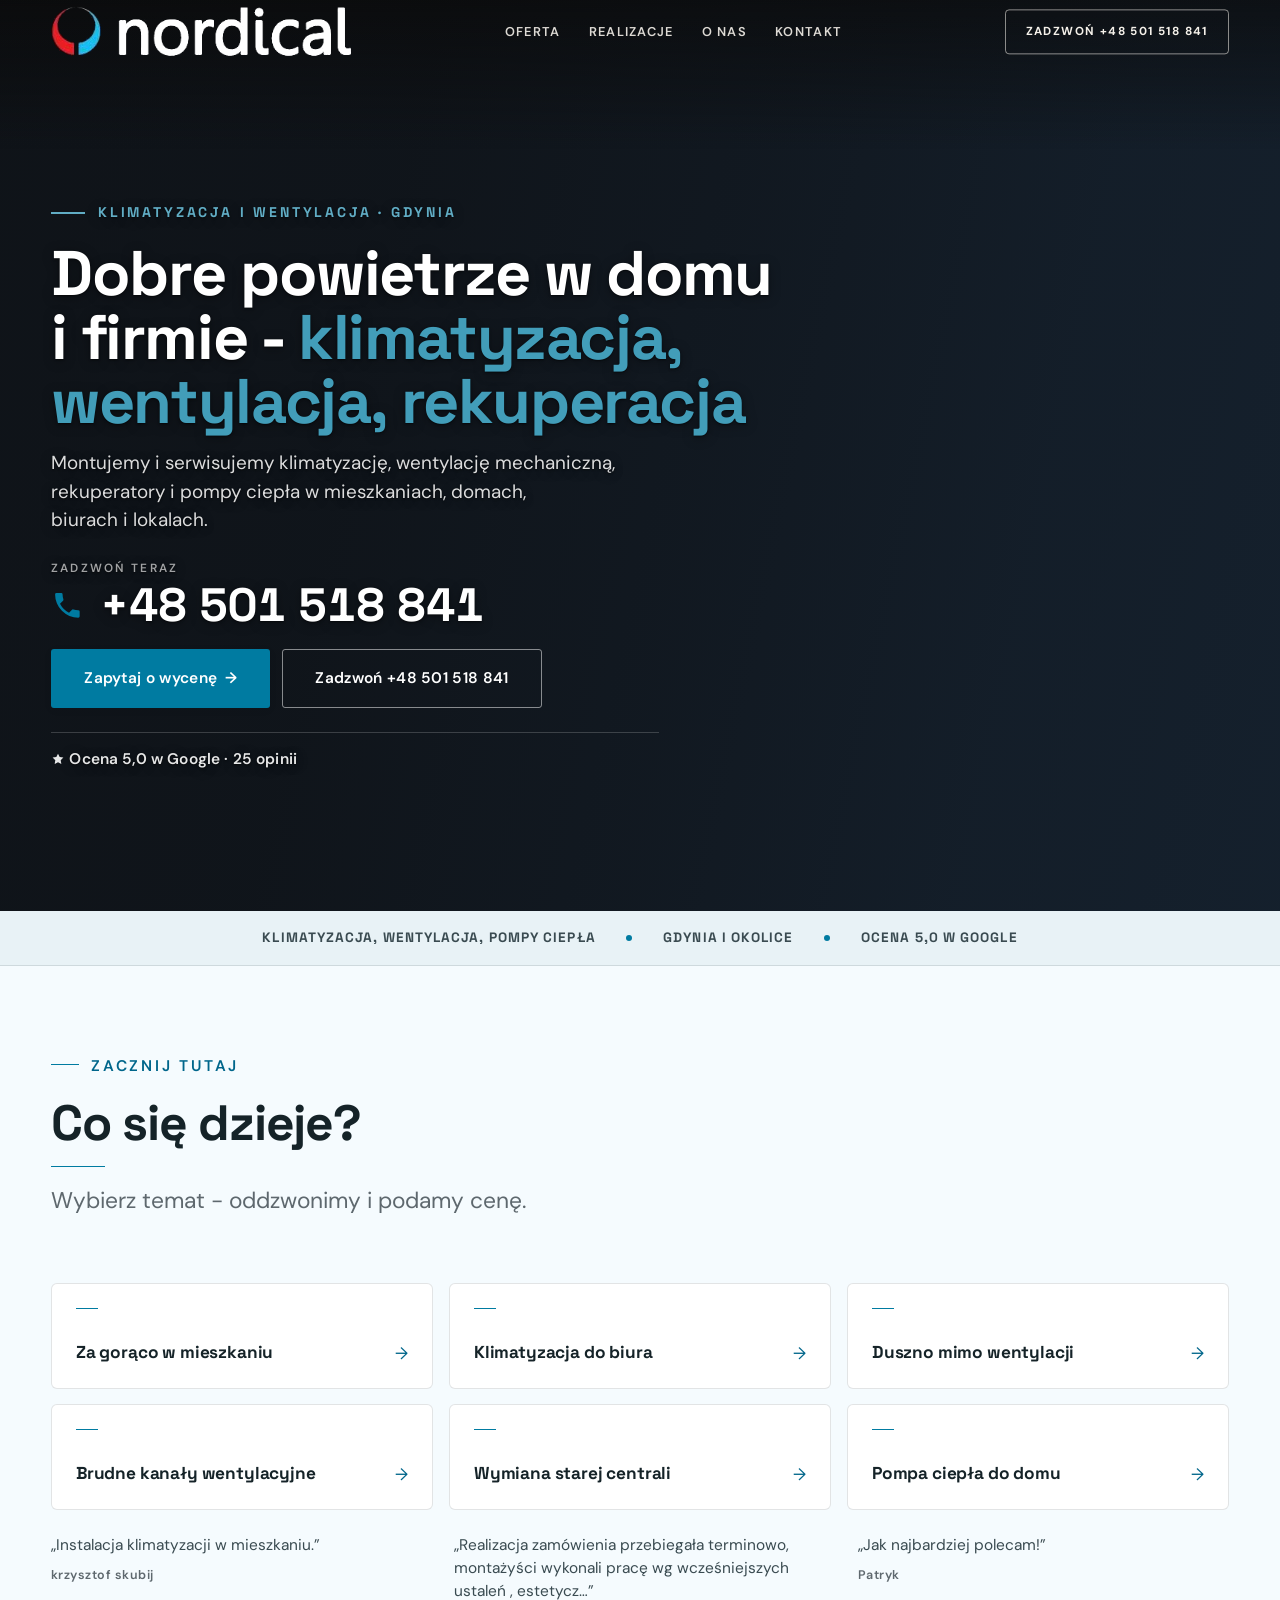
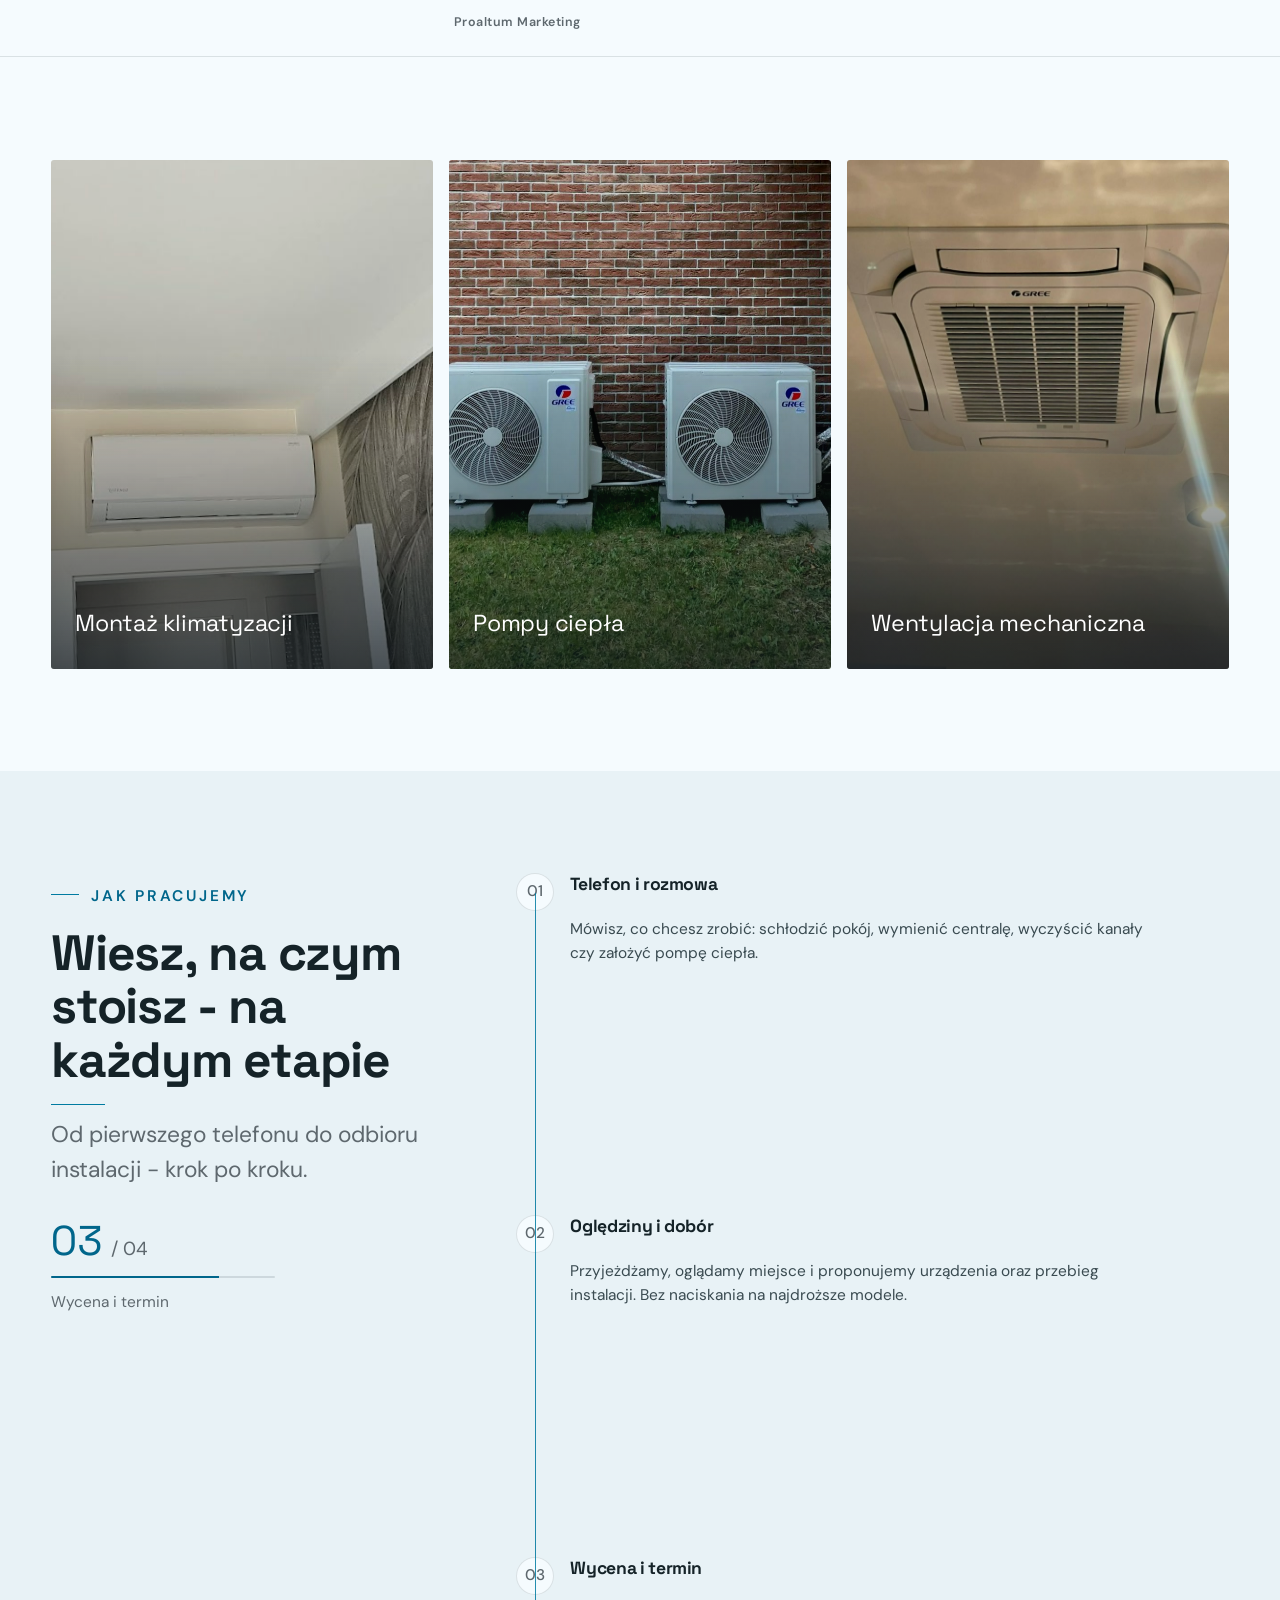
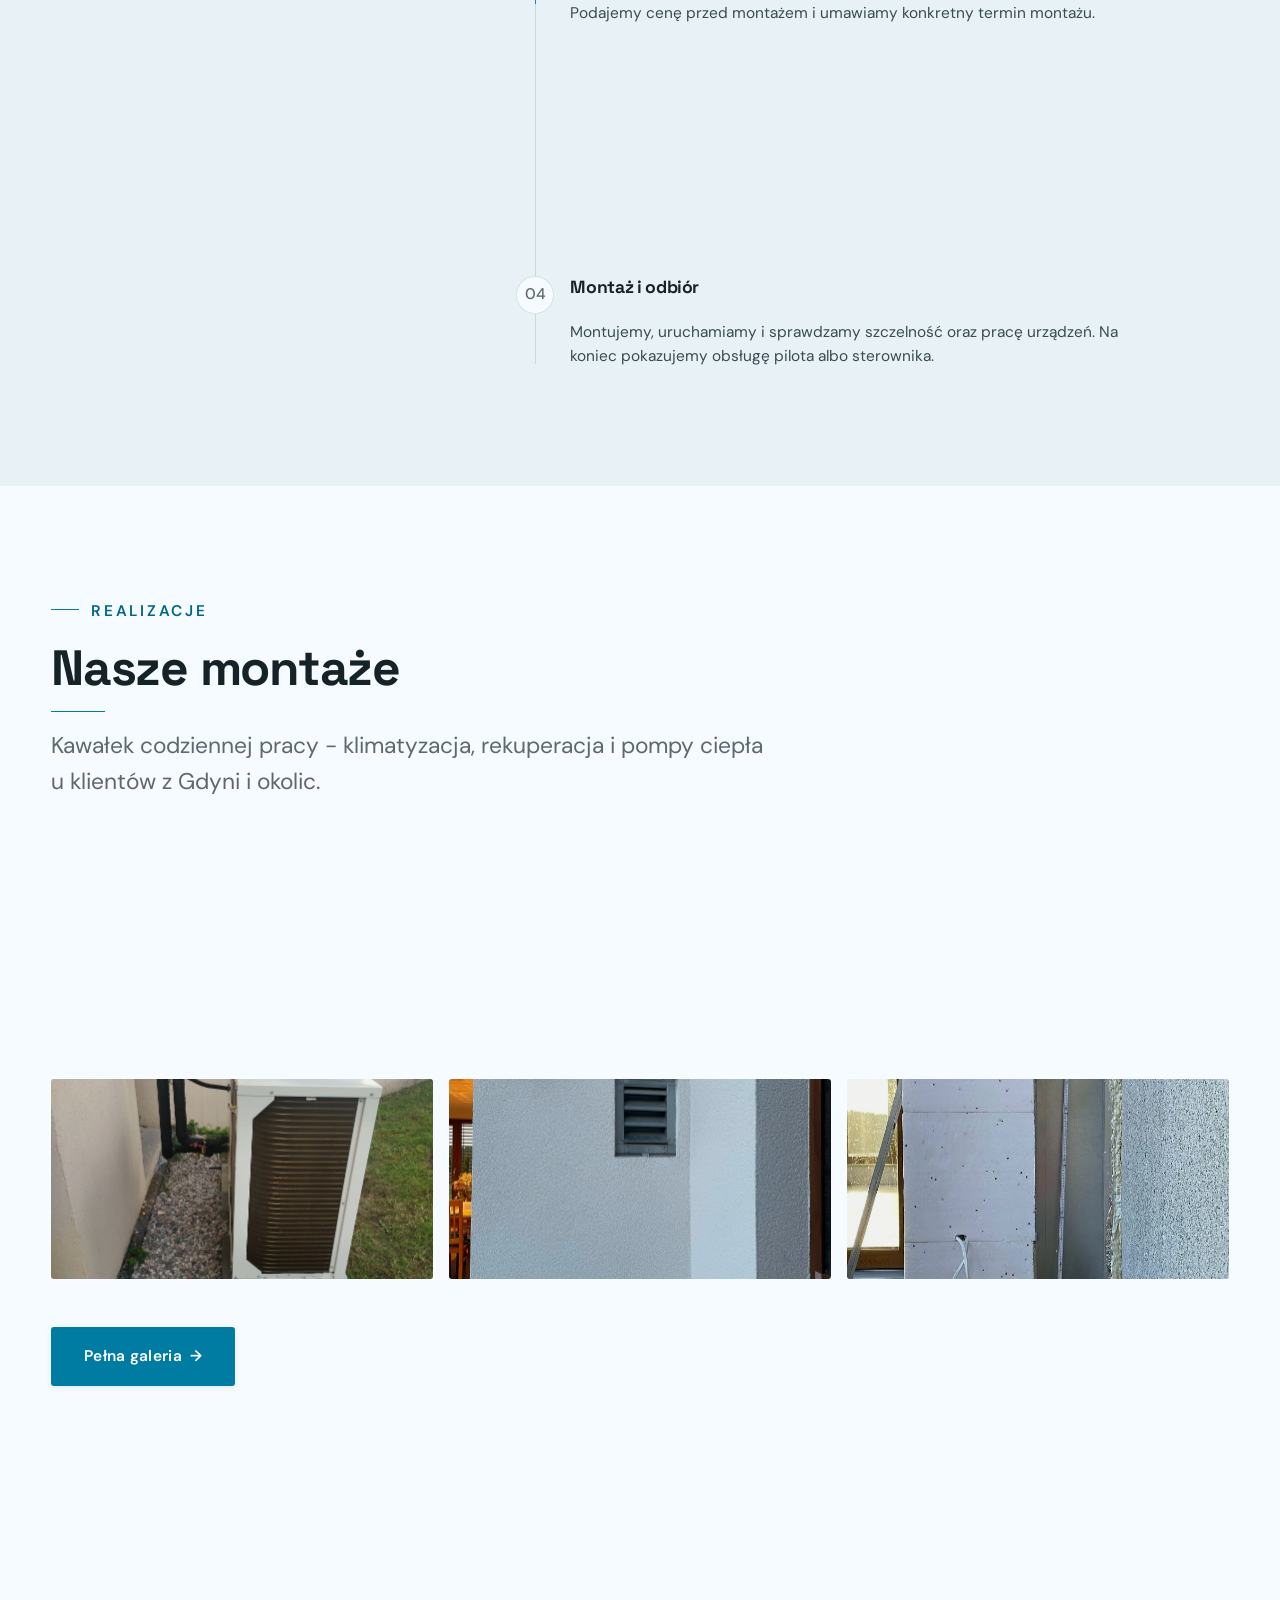
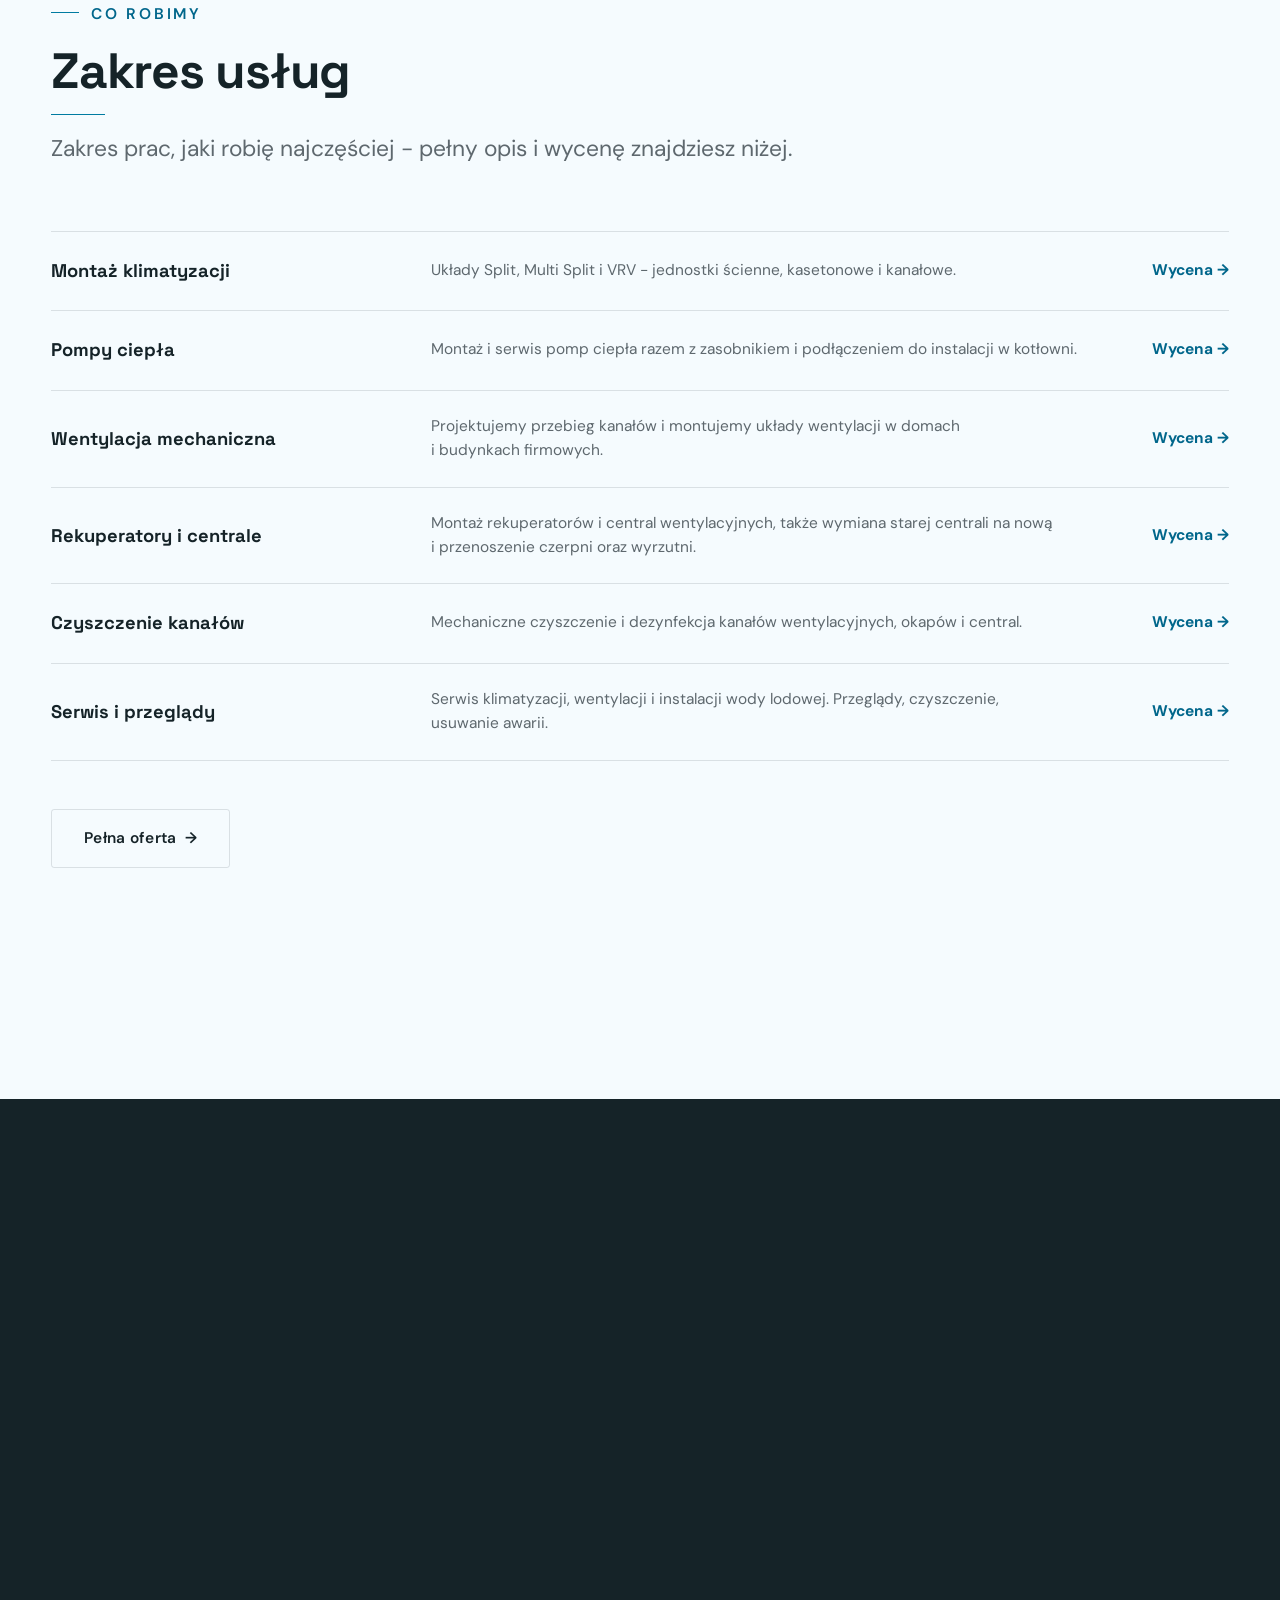
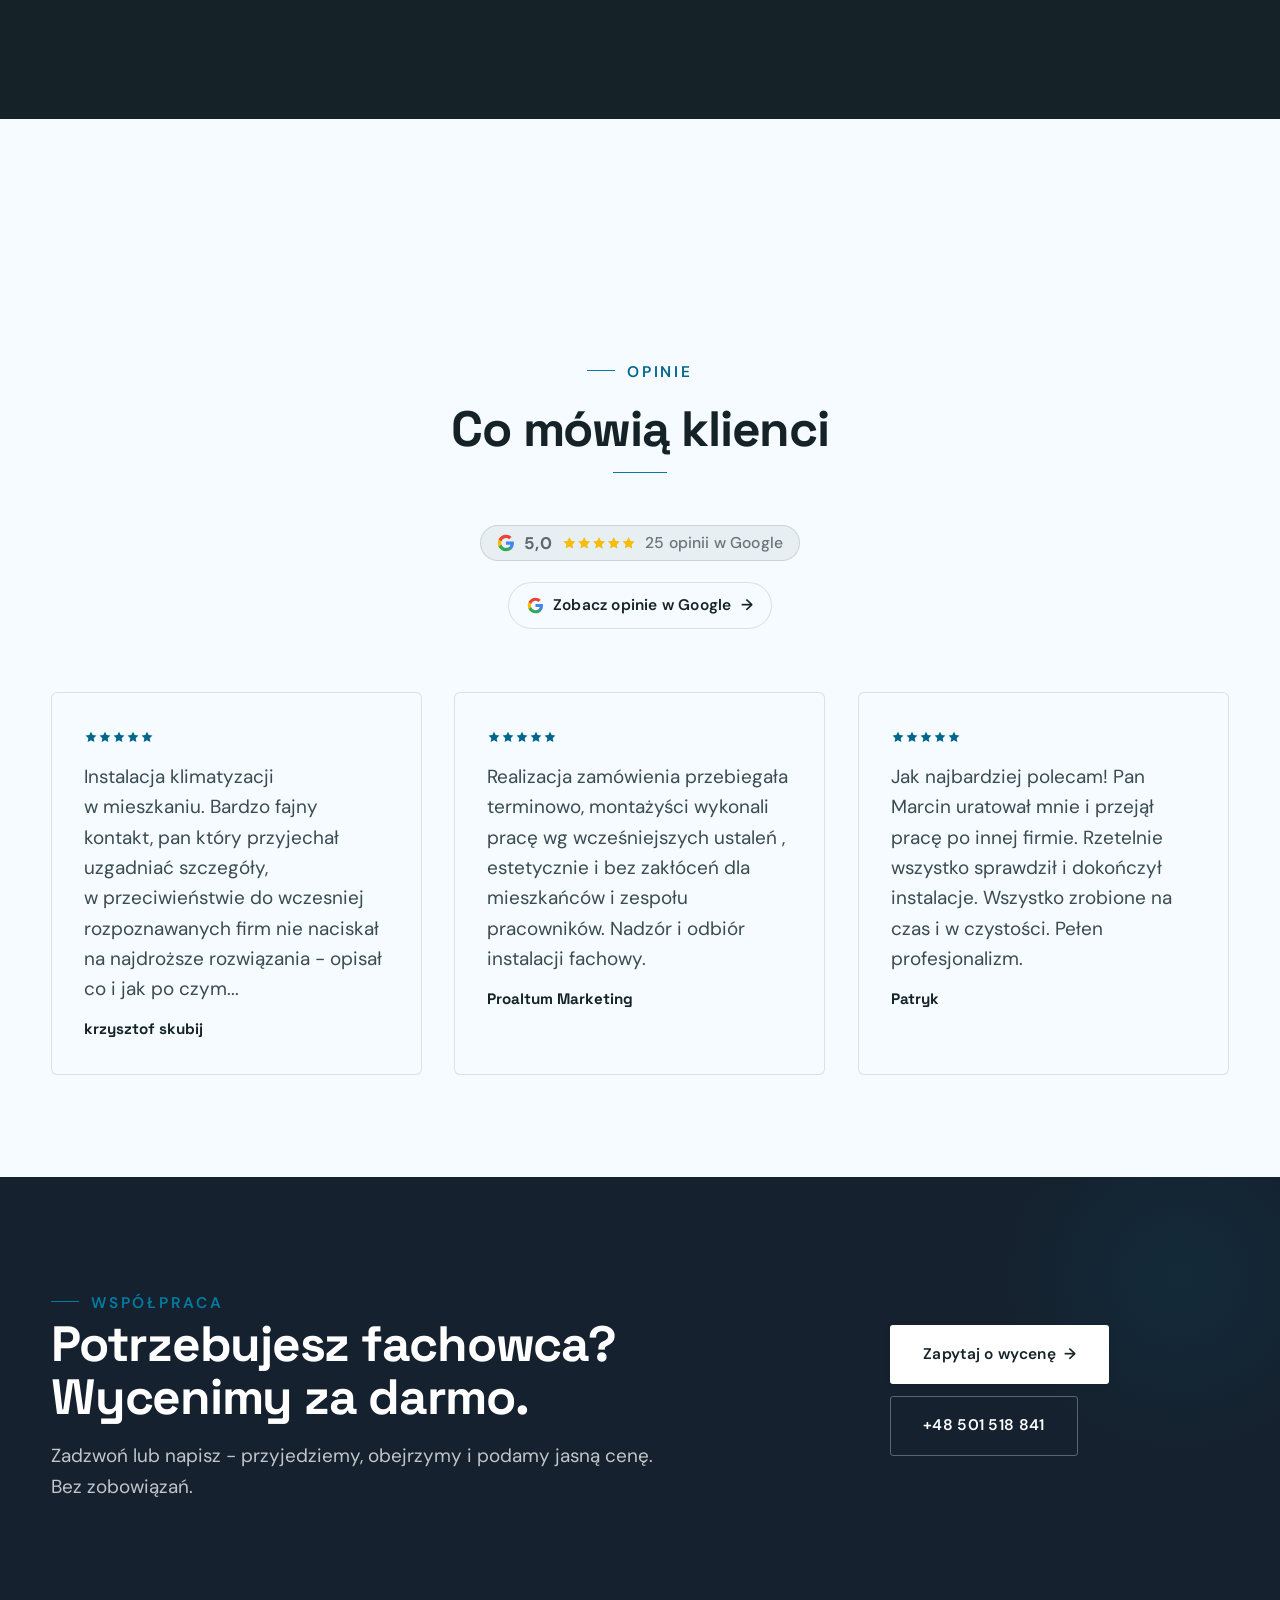
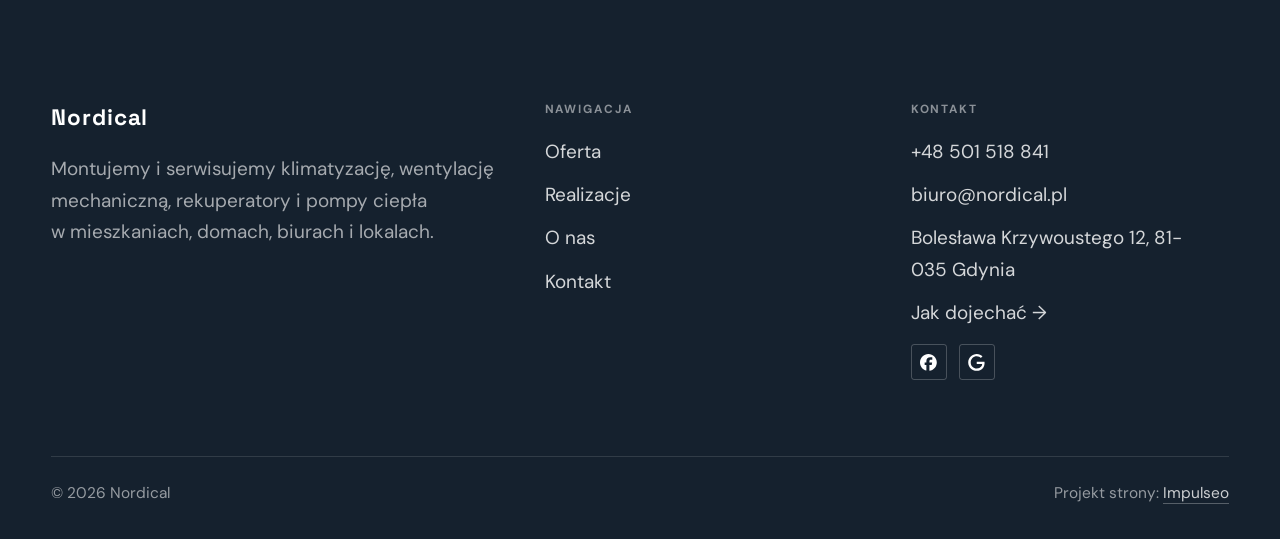
<file: index.html>
<!DOCTYPE html>
<html lang="pl">
<head>
<meta charset="UTF-8">
<meta name="viewport" content="width=device-width, initial-scale=1.0">
<title>Nordical - Klimatyzacja, wentylacja i pompy ciepła · Gdynia</title>
<meta name="description" content="Nordical z Gdyni - montaż i serwis klimatyzacji, wentylacji mechanicznej, rekuperacji i pomp ciepła. Czyszczenie i inspekcje TV kanałów wentylacyjnych. Zadzwoń: 501 518 841.">
<link rel="canonical" href="https://kris20032.github.io/nordical/">
<meta name="robots" content="noindex, nofollow">
<meta property="og:type" content="website">
<meta property="og:locale" content="pl_PL">
<meta property="og:site_name" content="Nordical">
<meta property="og:title" content="Nordical - Klimatyzacja, wentylacja i pompy ciepła · Gdynia">
<meta property="og:description" content="Nordical z Gdyni - montaż i serwis klimatyzacji, wentylacji mechanicznej, rekuperacji i pomp ciepła. Czyszczenie i inspekcje TV kanałów wentylacyjnych. Zadzwoń: 501 518 841.">
<meta property="og:url" content="https://kris20032.github.io/nordical/">
<meta property="og:image" content="https://kris20032.github.io/nordical/img/og.jpg">
<meta property="og:image:width" content="1200">
<meta property="og:image:height" content="630">
<meta name="twitter:card" content="summary_large_image">
<script type="application/ld+json">{"@context": "https://schema.org", "@type": "LocalBusiness", "name": "Nordical", "url": "https://kris20032.github.io/nordical/", "telephone": "+48501518841", "image": "https://kris20032.github.io/nordical/img/og.jpg", "areaServed": "Gdynia", "sameAs": ["https://maps.google.com/?cid=14225891100597834255&g_mp=Cidnb29nbGUubWFwcy5wbGFjZXMudjEuUGxhY2VzLlNlYXJjaFRleHQQAhgEIAA", "https://www.facebook.com/Nordical/?locale=pl_PL"]}</script>
<link rel="preconnect" href="https://fonts.googleapis.com">
<link rel="preconnect" href="https://fonts.gstatic.com" crossorigin>
<link href="https://fonts.googleapis.com/css2?family=Space+Grotesk:wght@500;600;700&family=DM+Sans:opsz,wght@9..40,400;9..40,500;9..40,600&display=swap" rel="stylesheet">
<link rel="stylesheet" href="assets/styles.css?v=31bbcaee">
</head>
<body>

<header class="nav">
  <div class="wrap nav-inner">
    <a class="brand brand-has-logo" href="index.html"><img class="brand-logo" src="img/logo-jasne.png" alt="Nordical" width="403" height="70" decoding="async"></a>
    <nav class="nav-links">
      <a href="oferta.html">Oferta</a>
      <a href="realizacje.html">Realizacje</a>
      <a href="o-nas.html">O nas</a>
      <a href="kontakt.html">Kontakt</a>
      <a href="tel:+48501518841" class="btn btn-accent">Zadzwoń +48 501 518 841</a>
    </nav>
    <button class="nav-toggle" aria-label="Menu"><span></span><span></span><span></span></button>
  </div>
</header>

<main>
<section class="hero-fach">
  <img class="hf-photo" src="img/hero.jpg" fetchpriority="high" data-rotate="img/g6.jpg|img/g13.jpg" alt="Nordical" width="1880" height="1255">
  <div class="hf-panel">
    <div class="hf-inner">
      <span class="hf-kicker">Klimatyzacja i wentylacja · Gdynia</span>
      <h1 class="hf-title">Dobre powietrze w domu i firmie - <em>klimatyzacja, wentylacja, rekuperacja</em></h1>
      <p class="hf-lead">Montujemy i serwisujemy klimatyzację, wentylację mechaniczną, rekuperatory i pompy ciepła w mieszkaniach, domach, biurach i lokalach.</p>
      <a class="hf-phone" href="tel:+48501518841"><span class="hf-phone-lab">Zadzwoń teraz</span><span class="hf-phone-num"><svg class="ico-tel" width="16" height="16" viewBox="0 0 24 24" fill="none" aria-hidden="true"><path d="M6.6 10.8a15.5 15.5 0 0 0 6.6 6.6l2.2-2.2a1 1 0 0 1 1-.24 11.4 11.4 0 0 0 3.6.58 1 1 0 0 1 1 1V20a1 1 0 0 1-1 1A17 17 0 0 1 3 4a1 1 0 0 1 1-1h3.5a1 1 0 0 1 1 1c0 1.25.2 2.46.58 3.6a1 1 0 0 1-.25 1l-2.23 2.2Z" fill="currentColor"/></svg> +48 501 518 841</span></a>
      <div class="hf-actions">
        <a href="kontakt.html" class="btn btn-accent">Zapytaj o wycenę <span class="arr">→</span></a>
        <a href="tel:+48501518841" class="btn btn-ghost hf-ghost">Zadzwoń +48 501 518 841</a>
      </div>
      <div class="hf-trust"><svg class="ico-star" width="14" height="14" viewBox="0 0 24 24" style="vertical-align:-2px" aria-hidden="true"><path d="M12 2.8l2.85 5.8 6.4.93-4.63 4.5 1.1 6.37L12 17.4l-5.72 3 1.1-6.37-4.63-4.5 6.4-.93L12 2.8Z" fill="currentColor"/></svg> Ocena 5,0 w Google · 25 opinii</div>
    </div>
  </div>
</section>
<section class="fach-promise">
  <div class="wrap">
    <ul class="fp-row reveal"><li>Klimatyzacja, wentylacja, pompy ciepła</li><li>Gdynia i okolice</li><li>Ocena 5,0 w Google</li></ul>
  </div>
</section>
<section class="objawy">
  <div class="wrap">
    <div class="head reveal">
      <span class="eyebrow">Zacznij tutaj</span>
      <h2>Co się dzieje?</h2>
      <p>Wybierz temat - oddzwonimy i podamy cenę.</p>
    </div>
    <div class="obj-grid">
      <a class="obj-tile reveal" href="kontakt.html"><span class="ot-row"><span class="ot-name">Za gorąco w mieszkaniu</span><span class="ot-arr" aria-hidden="true">→</span></span></a>
      <a class="obj-tile reveal" href="kontakt.html"><span class="ot-row"><span class="ot-name">Klimatyzacja do biura</span><span class="ot-arr" aria-hidden="true">→</span></span></a>
      <a class="obj-tile reveal" href="kontakt.html"><span class="ot-row"><span class="ot-name">Duszno mimo wentylacji</span><span class="ot-arr" aria-hidden="true">→</span></span></a>
      <a class="obj-tile reveal" href="kontakt.html"><span class="ot-row"><span class="ot-name">Brudne kanały wentylacyjne</span><span class="ot-arr" aria-hidden="true">→</span></span></a>
      <a class="obj-tile reveal" href="kontakt.html"><span class="ot-row"><span class="ot-name">Wymiana starej centrali</span><span class="ot-arr" aria-hidden="true">→</span></span></a>
      <a class="obj-tile reveal" href="kontakt.html"><span class="ot-row"><span class="ot-name">Pompa ciepła do domu</span><span class="ot-arr" aria-hidden="true">→</span></span></a>
    </div>
  </div>
</section>
<section class="opinie-mini" aria-label="Opinie klientów">
  <div class="wrap">
    <div class="om-row">
      <div class="om-item reveal"><blockquote>„Instalacja klimatyzacji w mieszkaniu.”</blockquote><span class="om-autor">krzysztof skubij</span></div>
      <div class="om-item reveal"><blockquote>„Realizacja zamówienia przebiegała terminowo, montażyści wykonali pracę wg wcześniejszych ustaleń , estetycz…”</blockquote><span class="om-autor">Proaltum Marketing</span></div>
      <div class="om-item reveal"><blockquote>„Jak najbardziej polecam!”</blockquote><span class="om-autor">Patryk</span></div>
    </div>
  </div>
</section>
<section class="gateways-band">
  <div class="wrap">
    <div class="gateways">
      <a href="oferta.html" class="gateway reveal"><img src="img/g1.jpg" alt="Montaż klimatyzacji" loading="lazy" width="1534" height="646" decoding="async"><span class="g-ttl">Montaż klimatyzacji</span></a>
      <a href="oferta.html" class="gateway reveal"><img src="img/g2.jpg" alt="Pompy ciepła" loading="lazy" width="1172" height="1134" decoding="async"><span class="g-ttl">Pompy ciepła</span></a>
      <a href="oferta.html" class="gateway reveal"><img src="img/g3.jpg" alt="Wentylacja mechaniczna" loading="lazy" width="1636" height="1202" decoding="async"><span class="g-ttl">Wentylacja mechaniczna</span></a>
    </div>
  </div>
</section>
<section class="proces proces-os fachowcy">
  <div class="wrap proc-grid">
    <div class="proc-side">
      <div class="head reveal">
        <span class="eyebrow">Jak pracujemy</span>
        <h2>Wiesz, na czym stoisz - na każdym etapie</h2>
        <p>Od pierwszego telefonu do odbioru instalacji - krok po kroku.</p>
      </div>
      <div class="proc-count" aria-hidden="true"><span class="pc-cur">01</span><span class="pc-all">/ 04</span></div>
      <div class="proc-bar" aria-hidden="true"><i></i></div>
      <p class="proc-now" aria-hidden="true">Telefon i rozmowa</p>
    </div>
    <ol class="proces-line">
      <li class="reveal"><span class="pno">01</span><h3>Telefon i rozmowa</h3><p>Mówisz, co chcesz zrobić: schłodzić pokój, wymienić centralę, wyczyścić kanały czy założyć pompę ciepła.</p></li>
      <li class="reveal"><span class="pno">02</span><h3>Oględziny i dobór</h3><p>Przyjeżdżamy, oglądamy miejsce i proponujemy urządzenia oraz przebieg instalacji. Bez naciskania na najdroższe modele.</p></li>
      <li class="reveal"><span class="pno">03</span><h3>Wycena i termin</h3><p>Podajemy cenę przed montażem i umawiamy konkretny termin montażu.</p></li>
      <li class="reveal"><span class="pno">04</span><h3>Montaż i odbiór</h3><p>Montujemy, uruchamiamy i sprawdzamy szczelność oraz pracę urządzeń. Na koniec pokazujemy obsługę pilota albo sterownika.</p></li>
    </ol>
  </div>
</section>
<section>
  <div class="wrap">
    <div class="head reveal">
      <span class="eyebrow">Realizacje</span>
      <h2>Nasze montaże</h2>
      <p>Kawałek codziennej pracy - klimatyzacja, rekuperacja i pompy ciepła u klientów z Gdyni i okolic.</p>
    </div>
    <div class="gallery">
      <div class="tile t-two3 reveal"><img src="img/g4.jpg" alt="Nordical" loading="lazy" width="1531" height="2048" decoding="async"></div>
      <div class="tile t-third reveal"><img src="img/g5.jpg" alt="Nordical" loading="lazy" width="896" height="1222" decoding="async"></div>
      <div class="tile t-third reveal"><img src="img/g7.jpg" alt="Nordical" loading="lazy" width="1531" height="2048" decoding="async"></div>
      <div class="tile t-third reveal"><img src="img/g8.jpg" alt="Nordical" loading="lazy" width="1536" height="2048" decoding="async"></div>
      <div class="tile t-third reveal"><img src="img/g9.jpg" alt="Nordical" loading="lazy" width="720" height="1280" decoding="async"></div>
    </div>
    <div style="margin-top:var(--space-7)" class="reveal"><a href="realizacje.html" class="btn btn-accent">Pełna galeria <span class="arr">→</span></a></div>
  </div>
</section>
<section class="fach-uslugi">
  <div class="wrap">
    <div class="head reveal">
      <span class="eyebrow">Co robimy</span>
      <h2>Zakres usług</h2>
      <p>Zakres prac, jaki robię najczęściej - pełny opis i wycenę znajdziesz niżej.</p>
    </div>
    <ul class="fu-list">
      <li class="fu-row reveal"><div class="fu-name">Montaż klimatyzacji</div><div class="fu-desc">Układy Split, Multi Split i VRV - jednostki ścienne, kasetonowe i kanałowe.</div><a class="fu-cta" href="kontakt.html">Wycena <span class="arr">→</span></a></li>
      <li class="fu-row reveal"><div class="fu-name">Pompy ciepła</div><div class="fu-desc">Montaż i serwis pomp ciepła razem z zasobnikiem i podłączeniem do instalacji w kotłowni.</div><a class="fu-cta" href="kontakt.html">Wycena <span class="arr">→</span></a></li>
      <li class="fu-row reveal"><div class="fu-name">Wentylacja mechaniczna</div><div class="fu-desc">Projektujemy przebieg kanałów i montujemy układy wentylacji w domach i budynkach firmowych.</div><a class="fu-cta" href="kontakt.html">Wycena <span class="arr">→</span></a></li>
      <li class="fu-row reveal"><div class="fu-name">Rekuperatory i centrale</div><div class="fu-desc">Montaż rekuperatorów i central wentylacyjnych, także wymiana starej centrali na nową i przenoszenie czerpni oraz wyrzutni.</div><a class="fu-cta" href="kontakt.html">Wycena <span class="arr">→</span></a></li>
      <li class="fu-row reveal"><div class="fu-name">Czyszczenie kanałów</div><div class="fu-desc">Mechaniczne czyszczenie i dezynfekcja kanałów wentylacyjnych, okapów i central.</div><a class="fu-cta" href="kontakt.html">Wycena <span class="arr">→</span></a></li>
      <li class="fu-row reveal"><div class="fu-name">Serwis i przeglądy</div><div class="fu-desc">Serwis klimatyzacji, wentylacji i instalacji wody lodowej. Przeglądy, czyszczenie, usuwanie awarii.</div><a class="fu-cta" href="kontakt.html">Wycena <span class="arr">→</span></a></li>
    </ul>
    <div style="margin-top:var(--space-7)" class="reveal"><a href="oferta.html" class="btn btn-ghost">Pełna oferta <span class="arr">→</span></a></div>
  </div>
</section>
<section class="stopklatka" aria-hidden="true">
  <div class="stk-bg" style="background-image:url(img/g14.jpg)"></div>
</section>
<section class="opinie">
  <div class="wrap">
    <div class="head center reveal">
      <span class="eyebrow">Opinie</span>
      <h2>Co mówią klienci</h2>
    </div>
    <p class="op-meta reveal"><span class="g-badge"><svg class="gb-ico" viewBox="0 0 24 24" width="18" height="18" aria-hidden="true"><path fill="#4285F4" d="M22.56 12.25c0-.78-.07-1.53-.2-2.25H12v4.26h5.92c-.26 1.37-1.04 2.53-2.21 3.31v2.77h3.57c2.08-1.92 3.28-4.74 3.28-8.09z"/><path fill="#34A853" d="M12 23c2.97 0 5.46-.98 7.28-2.66l-3.57-2.77c-.98.66-2.23 1.06-3.71 1.06-2.86 0-5.29-1.93-6.16-4.53H2.18v2.84C3.99 20.53 7.7 23 12 23z"/><path fill="#FBBC05" d="M5.84 14.09c-.22-.66-.35-1.36-.35-2.09s.13-1.43.35-2.09V7.07H2.18C1.43 8.55 1 10.22 1 12s.43 3.45 1.18 4.93l2.85-2.22.81-.62z"/><path fill="#EA4335" d="M12 5.38c1.62 0 3.06.56 4.21 1.64l3.15-3.15C17.45 2.09 14.97 1 12 1 7.7 1 3.99 3.47 2.18 7.07l3.66 2.84c.87-2.6 3.3-4.53 6.16-4.53z"/></svg><b class="gb-ocena">5,0</b><svg class="gb-stars" viewBox="0 0 90 18" width="74" height="14.8" aria-hidden="true"><g fill="currentColor" opacity=".26"><path transform="translate(0,0)" d="M9 1.6l2.2 4.46 4.92.72-3.56 3.47.84 4.9L9 12.74l-4.4 2.31.84-4.9L1.88 6.68l4.92-.72L9 1.6Z"/><path transform="translate(18,0)" d="M9 1.6l2.2 4.46 4.92.72-3.56 3.47.84 4.9L9 12.74l-4.4 2.31.84-4.9L1.88 6.68l4.92-.72L9 1.6Z"/><path transform="translate(36,0)" d="M9 1.6l2.2 4.46 4.92.72-3.56 3.47.84 4.9L9 12.74l-4.4 2.31.84-4.9L1.88 6.68l4.92-.72L9 1.6Z"/><path transform="translate(54,0)" d="M9 1.6l2.2 4.46 4.92.72-3.56 3.47.84 4.9L9 12.74l-4.4 2.31.84-4.9L1.88 6.68l4.92-.72L9 1.6Z"/><path transform="translate(72,0)" d="M9 1.6l2.2 4.46 4.92.72-3.56 3.47.84 4.9L9 12.74l-4.4 2.31.84-4.9L1.88 6.68l4.92-.72L9 1.6Z"/></g><clipPath id="gs1000"><rect x="0" y="0" width="90.0" height="18"/></clipPath><g fill="#FBBC04" clip-path="url(#gs1000)"><path transform="translate(0,0)" d="M9 1.6l2.2 4.46 4.92.72-3.56 3.47.84 4.9L9 12.74l-4.4 2.31.84-4.9L1.88 6.68l4.92-.72L9 1.6Z"/><path transform="translate(18,0)" d="M9 1.6l2.2 4.46 4.92.72-3.56 3.47.84 4.9L9 12.74l-4.4 2.31.84-4.9L1.88 6.68l4.92-.72L9 1.6Z"/><path transform="translate(36,0)" d="M9 1.6l2.2 4.46 4.92.72-3.56 3.47.84 4.9L9 12.74l-4.4 2.31.84-4.9L1.88 6.68l4.92-.72L9 1.6Z"/><path transform="translate(54,0)" d="M9 1.6l2.2 4.46 4.92.72-3.56 3.47.84 4.9L9 12.74l-4.4 2.31.84-4.9L1.88 6.68l4.92-.72L9 1.6Z"/><path transform="translate(72,0)" d="M9 1.6l2.2 4.46 4.92.72-3.56 3.47.84 4.9L9 12.74l-4.4 2.31.84-4.9L1.88 6.68l4.92-.72L9 1.6Z"/></g></svg><span class="gb-txt">25 opinii w Google</span></span></p>
    <p class="op-meta reveal"><a class="op-google" href="https://maps.google.com/?cid=14225891100597834255&amp;g_mp=Cidnb29nbGUubWFwcy5wbGFjZXMudjEuUGxhY2VzLlNlYXJjaFRleHQQAhgEIAA" target="_blank" rel="noopener"><svg class="op-g-ico" viewBox="0 0 24 24" width="17" height="17" aria-hidden="true"><path fill="#4285F4" d="M22.56 12.25c0-.78-.07-1.53-.2-2.25H12v4.26h5.92c-.26 1.37-1.04 2.53-2.21 3.31v2.77h3.57c2.08-1.92 3.28-4.74 3.28-8.09z"/><path fill="#34A853" d="M12 23c2.97 0 5.46-.98 7.28-2.66l-3.57-2.77c-.98.66-2.23 1.06-3.71 1.06-2.86 0-5.29-1.93-6.16-4.53H2.18v2.84C3.99 20.53 7.7 23 12 23z"/><path fill="#FBBC05" d="M5.84 14.09c-.22-.66-.35-1.36-.35-2.09s.13-1.43.35-2.09V7.07H2.18C1.43 8.55 1 10.22 1 12s.43 3.45 1.18 4.93l2.85-2.22.81-.62z"/><path fill="#EA4335" d="M12 5.38c1.62 0 3.06.56 4.21 1.64l3.15-3.15C17.45 2.09 14.97 1 12 1 7.7 1 3.99 3.47 2.18 7.07l3.66 2.84c.87-2.6 3.3-4.53 6.16-4.53z"/></svg><span>Zobacz opinie w Google</span><span class="arr">→</span></a></p>
    <div class="opinie-grid">
      <figure class="op-card reveal"><span class="op-star"><svg class="ico-star" width="14" height="14" viewBox="0 0 24 24" style="vertical-align:-2px" aria-hidden="true"><path d="M12 2.8l2.85 5.8 6.4.93-4.63 4.5 1.1 6.37L12 17.4l-5.72 3 1.1-6.37-4.63-4.5 6.4-.93L12 2.8Z" fill="currentColor"/></svg><svg class="ico-star" width="14" height="14" viewBox="0 0 24 24" style="vertical-align:-2px" aria-hidden="true"><path d="M12 2.8l2.85 5.8 6.4.93-4.63 4.5 1.1 6.37L12 17.4l-5.72 3 1.1-6.37-4.63-4.5 6.4-.93L12 2.8Z" fill="currentColor"/></svg><svg class="ico-star" width="14" height="14" viewBox="0 0 24 24" style="vertical-align:-2px" aria-hidden="true"><path d="M12 2.8l2.85 5.8 6.4.93-4.63 4.5 1.1 6.37L12 17.4l-5.72 3 1.1-6.37-4.63-4.5 6.4-.93L12 2.8Z" fill="currentColor"/></svg><svg class="ico-star" width="14" height="14" viewBox="0 0 24 24" style="vertical-align:-2px" aria-hidden="true"><path d="M12 2.8l2.85 5.8 6.4.93-4.63 4.5 1.1 6.37L12 17.4l-5.72 3 1.1-6.37-4.63-4.5 6.4-.93L12 2.8Z" fill="currentColor"/></svg><svg class="ico-star" width="14" height="14" viewBox="0 0 24 24" style="vertical-align:-2px" aria-hidden="true"><path d="M12 2.8l2.85 5.8 6.4.93-4.63 4.5 1.1 6.37L12 17.4l-5.72 3 1.1-6.37-4.63-4.5 6.4-.93L12 2.8Z" fill="currentColor"/></svg></span><blockquote>Instalacja klimatyzacji w mieszkaniu. Bardzo fajny kontakt, pan który przyjechał uzgadniać szczegóły, w przeciwieństwie do wczesniej rozpoznawanych firm nie naciskał na najdroższe rozwiązania - opisał co i jak po czym...</blockquote><span class="op-autor">krzysztof skubij</span></figure>
      <figure class="op-card reveal"><span class="op-star"><svg class="ico-star" width="14" height="14" viewBox="0 0 24 24" style="vertical-align:-2px" aria-hidden="true"><path d="M12 2.8l2.85 5.8 6.4.93-4.63 4.5 1.1 6.37L12 17.4l-5.72 3 1.1-6.37-4.63-4.5 6.4-.93L12 2.8Z" fill="currentColor"/></svg><svg class="ico-star" width="14" height="14" viewBox="0 0 24 24" style="vertical-align:-2px" aria-hidden="true"><path d="M12 2.8l2.85 5.8 6.4.93-4.63 4.5 1.1 6.37L12 17.4l-5.72 3 1.1-6.37-4.63-4.5 6.4-.93L12 2.8Z" fill="currentColor"/></svg><svg class="ico-star" width="14" height="14" viewBox="0 0 24 24" style="vertical-align:-2px" aria-hidden="true"><path d="M12 2.8l2.85 5.8 6.4.93-4.63 4.5 1.1 6.37L12 17.4l-5.72 3 1.1-6.37-4.63-4.5 6.4-.93L12 2.8Z" fill="currentColor"/></svg><svg class="ico-star" width="14" height="14" viewBox="0 0 24 24" style="vertical-align:-2px" aria-hidden="true"><path d="M12 2.8l2.85 5.8 6.4.93-4.63 4.5 1.1 6.37L12 17.4l-5.72 3 1.1-6.37-4.63-4.5 6.4-.93L12 2.8Z" fill="currentColor"/></svg><svg class="ico-star" width="14" height="14" viewBox="0 0 24 24" style="vertical-align:-2px" aria-hidden="true"><path d="M12 2.8l2.85 5.8 6.4.93-4.63 4.5 1.1 6.37L12 17.4l-5.72 3 1.1-6.37-4.63-4.5 6.4-.93L12 2.8Z" fill="currentColor"/></svg></span><blockquote>Realizacja zamówienia przebiegała terminowo, montażyści wykonali pracę wg wcześniejszych ustaleń , estetycznie i bez zakłóceń dla mieszkańców i zespołu pracowników. Nadzór i odbiór instalacji fachowy.</blockquote><span class="op-autor">Proaltum Marketing</span></figure>
      <figure class="op-card reveal"><span class="op-star"><svg class="ico-star" width="14" height="14" viewBox="0 0 24 24" style="vertical-align:-2px" aria-hidden="true"><path d="M12 2.8l2.85 5.8 6.4.93-4.63 4.5 1.1 6.37L12 17.4l-5.72 3 1.1-6.37-4.63-4.5 6.4-.93L12 2.8Z" fill="currentColor"/></svg><svg class="ico-star" width="14" height="14" viewBox="0 0 24 24" style="vertical-align:-2px" aria-hidden="true"><path d="M12 2.8l2.85 5.8 6.4.93-4.63 4.5 1.1 6.37L12 17.4l-5.72 3 1.1-6.37-4.63-4.5 6.4-.93L12 2.8Z" fill="currentColor"/></svg><svg class="ico-star" width="14" height="14" viewBox="0 0 24 24" style="vertical-align:-2px" aria-hidden="true"><path d="M12 2.8l2.85 5.8 6.4.93-4.63 4.5 1.1 6.37L12 17.4l-5.72 3 1.1-6.37-4.63-4.5 6.4-.93L12 2.8Z" fill="currentColor"/></svg><svg class="ico-star" width="14" height="14" viewBox="0 0 24 24" style="vertical-align:-2px" aria-hidden="true"><path d="M12 2.8l2.85 5.8 6.4.93-4.63 4.5 1.1 6.37L12 17.4l-5.72 3 1.1-6.37-4.63-4.5 6.4-.93L12 2.8Z" fill="currentColor"/></svg><svg class="ico-star" width="14" height="14" viewBox="0 0 24 24" style="vertical-align:-2px" aria-hidden="true"><path d="M12 2.8l2.85 5.8 6.4.93-4.63 4.5 1.1 6.37L12 17.4l-5.72 3 1.1-6.37-4.63-4.5 6.4-.93L12 2.8Z" fill="currentColor"/></svg></span><blockquote>Jak najbardziej polecam! Pan Marcin uratował mnie i przejął pracę po innej firmie. Rzetelnie wszystko sprawdził i dokończył instalacje. Wszystko zrobione na czas i w czystości. Pełen profesjonalizm.</blockquote><span class="op-autor">Patryk</span></figure>
    </div>
  </div>
</section>
<section class="cta">
  <div class="wrap">
    <div class="reveal">
      <span class="eyebrow">Współpraca</span>
      <h2>Potrzebujesz fachowca? Wycenimy za darmo.</h2>
      <p>Zadzwoń lub napisz - przyjedziemy, obejrzymy i podamy jasną cenę. Bez zobowiązań.</p>
    </div>
    <div class="cta-actions reveal">
      <a href="kontakt.html" class="btn btn-light">Zapytaj o wycenę <span class="arr">→</span></a>
      <a href="tel:+48501518841" class="btn btn-ghost btn-ghost-cta">+48 501 518 841</a>
    </div>
  </div>
</section>
</main>

<footer>
  <div class="wrap">
    <div class="foot-grid">
      <div class="foot-brand">
        <div class="name">Nordical</div>
        <p>Montujemy i serwisujemy klimatyzację, wentylację mechaniczną, rekuperatory i pompy ciepła w mieszkaniach, domach, biurach i lokalach.</p>
      </div>
      <div class="foot-col">
        <h4>Nawigacja</h4>
        <a href="oferta.html">Oferta</a>
        <a href="realizacje.html">Realizacje</a>
        <a href="o-nas.html">O nas</a>
        <a href="kontakt.html">Kontakt</a>
      </div>
      <div class="foot-col">
        <h4>Kontakt</h4>
        <a href="tel:+48501518841">+48 501 518 841</a>
        <a href="mailto:biuro@nordical.pl">biuro@nordical.pl</a>
        <p>Bolesława Krzywoustego 12, 81-035 Gdynia</p>
        <a href="https://maps.google.com/?cid=14225891100597834255&g_mp=Cidnb29nbGUubWFwcy5wbGFjZXMudjEuUGxhY2VzLlNlYXJjaFRleHQQAhgEIAA" target="_blank" rel="noopener">Jak dojechać →</a>
      <div class="foot-soc">
        <a class="soc" href="https://www.facebook.com/Nordical/?locale=pl_PL" target="_blank" rel="noopener" aria-label="Facebook - Nordical"><svg viewBox="0 0 24 24" aria-hidden="true" focusable="false"><path d="M9.101 23.691v-7.98H6.627v-3.667h2.474v-1.58c0-4.085 1.848-5.978 5.858-5.978.401 0 .955.042 1.468.103a8.68 8.68 0 0 1 1.141.195v3.325a8.623 8.623 0 0 0-.653-.036 26.805 26.805 0 0 0-.733-.009c-.707 0-1.259.096-1.675.309a1.686 1.686 0 0 0-.679.622c-.258.42-.374.995-.374 1.752v1.297h3.919l-.386 2.103-.287 1.564h-3.246v8.245C19.396 23.238 24 18.179 24 12.044c0-6.627-5.373-12-12-12s-12 5.373-12 12c0 5.628 3.874 10.35 9.101 11.647Z" fill="currentColor"/></svg></a>
        <a class="soc" href="https://maps.google.com/?cid=14225891100597834255&g_mp=Cidnb29nbGUubWFwcy5wbGFjZXMudjEuUGxhY2VzLlNlYXJjaFRleHQQAhgEIAA" target="_blank" rel="noopener" aria-label="Google - Nordical"><svg viewBox="0 0 24 24" aria-hidden="true" focusable="false"><path d="M12.48 10.92v3.28h7.84c-.24 1.84-.853 3.187-1.787 4.133-1.147 1.147-2.933 2.4-6.053 2.4-4.827 0-8.6-3.893-8.6-8.72s3.773-8.72 8.6-8.72c2.6 0 4.507 1.027 5.907 2.347l2.307-2.307C18.747 1.44 16.133 0 12.48 0 5.867 0 .307 5.387.307 12s5.56 12 12.173 12c3.573 0 6.267-1.173 8.373-3.36 2.16-2.16 2.84-5.213 2.84-7.667 0-.76-.053-1.467-.173-2.053H12.48z" fill="currentColor"/></svg></a>
      </div>
      </div>
    </div>
    <div class="foot-bot">
      <span>© 2026 Nordical</span>
      <span>Projekt strony: <a class="foot-credit" href="https://impulseo.pl" target="_blank" rel="noopener">Impulseo</a></span>
    </div>
  </div>
</footer>
<div class="sticky-call"><a class="sc-call" href="tel:+48501518841"><svg class="ico-tel" width="16" height="16" viewBox="0 0 24 24" fill="none" aria-hidden="true"><path d="M6.6 10.8a15.5 15.5 0 0 0 6.6 6.6l2.2-2.2a1 1 0 0 1 1-.24 11.4 11.4 0 0 0 3.6.58 1 1 0 0 1 1 1V20a1 1 0 0 1-1 1A17 17 0 0 1 3 4a1 1 0 0 1 1-1h3.5a1 1 0 0 1 1 1c0 1.25.2 2.46.58 3.6a1 1 0 0 1-.25 1l-2.23 2.2Z" fill="currentColor"/></svg> Zadzwoń</a><a class="sc-quote" href="kontakt.html">Zapytaj o wycenę</a></div>
<div class="demo-wazne" data-do="2026-11-01" data-cykl="3" hidden><svg class="dw-ico" width="13" height="13" viewBox="0 0 24 24" fill="none" aria-hidden="true"><circle cx="12" cy="12" r="8.6" stroke="currentColor" stroke-width="1.8"/><path d="M12 7.2V12l3.3 2" stroke="currentColor" stroke-width="1.8" stroke-linecap="round"/></svg><span class="dw-txt"></span></div>

<script src="assets/main.js"></script>
</body>
</html>
</file>
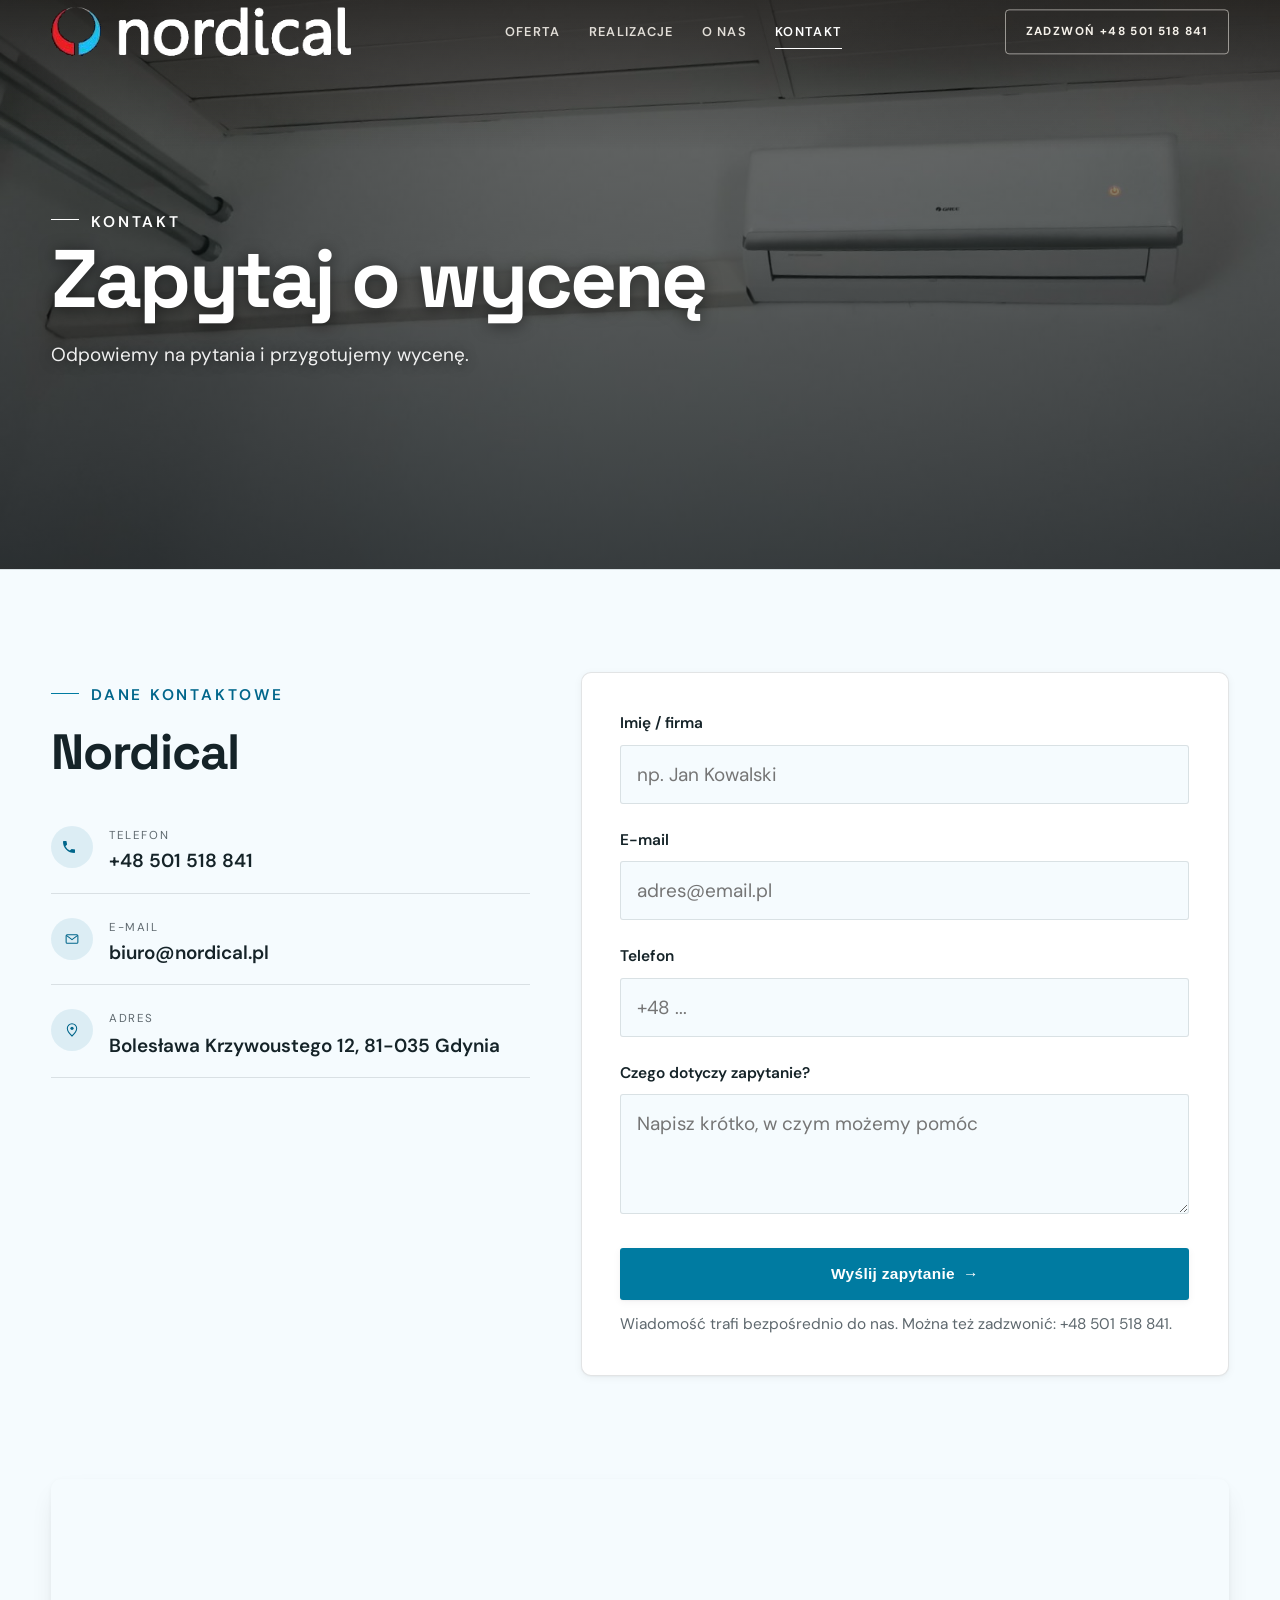
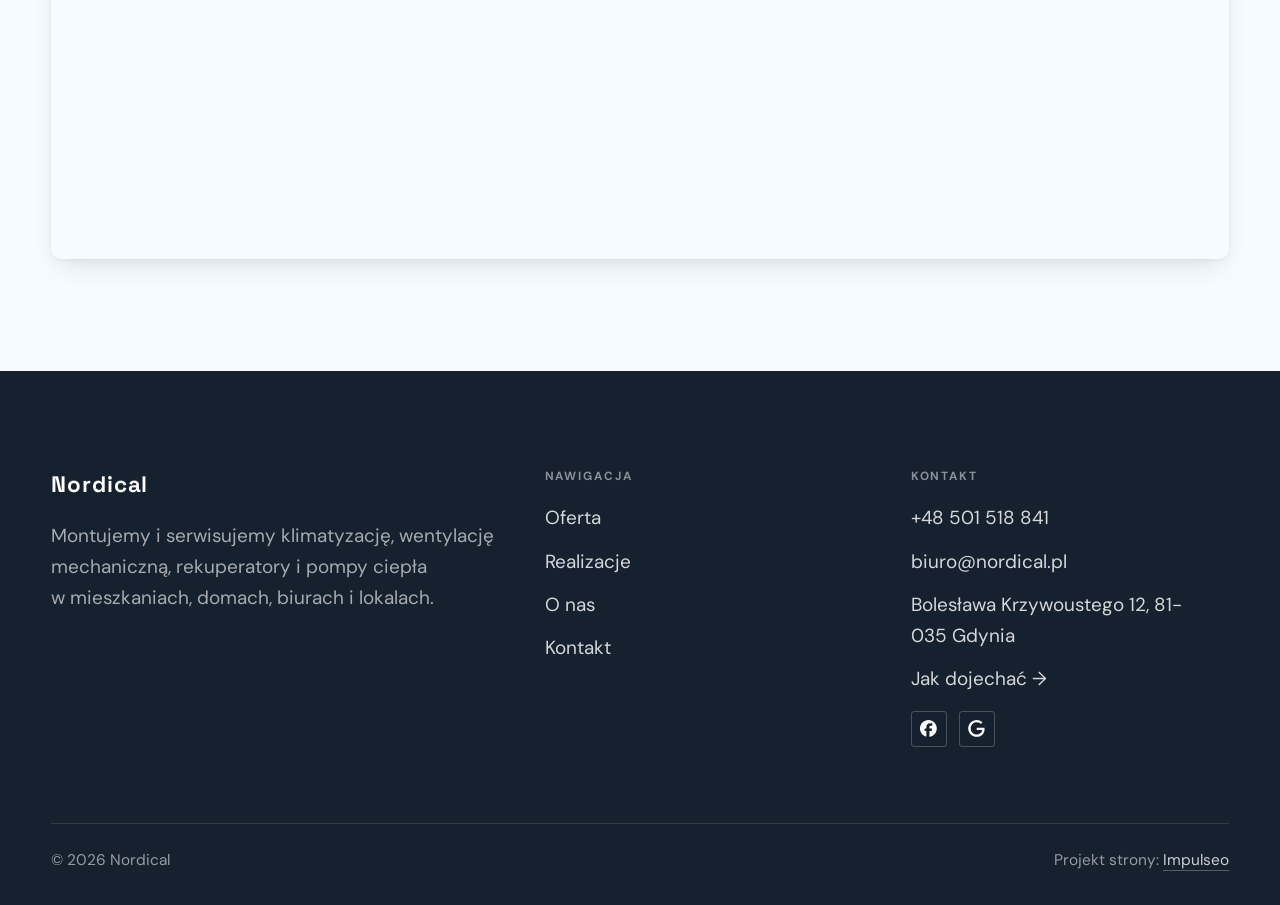
<file: kontakt.html>
<!DOCTYPE html>
<html lang="pl">
<head>
<meta charset="UTF-8">
<meta name="viewport" content="width=device-width, initial-scale=1.0">
<title>Kontakt - Nordical</title>
<meta name="description" content="Kontakt Nordical - Bolesława Krzywoustego 12, 81-035 Gdynia">
<link rel="canonical" href="https://kris20032.github.io/nordical/kontakt.html">
<meta name="robots" content="noindex, nofollow">
<meta property="og:type" content="website">
<meta property="og:locale" content="pl_PL">
<meta property="og:site_name" content="Nordical">
<meta property="og:title" content="Kontakt - Nordical">
<meta property="og:description" content="Kontakt Nordical - Bolesława Krzywoustego 12, 81-035 Gdynia">
<meta property="og:url" content="https://kris20032.github.io/nordical/kontakt.html">
<meta property="og:image" content="https://kris20032.github.io/nordical/img/og.jpg">
<meta property="og:image:width" content="1200">
<meta property="og:image:height" content="630">
<meta name="twitter:card" content="summary_large_image">
<link rel="preconnect" href="https://fonts.googleapis.com">
<link rel="preconnect" href="https://fonts.gstatic.com" crossorigin>
<link href="https://fonts.googleapis.com/css2?family=Space+Grotesk:wght@500;600;700&family=DM+Sans:opsz,wght@9..40,400;9..40,500;9..40,600&display=swap" rel="stylesheet">
<link rel="stylesheet" href="assets/styles.css?v=31bbcaee">
</head>
<body>

<header class="nav">
  <div class="wrap nav-inner">
    <a class="brand brand-has-logo" href="index.html"><img class="brand-logo" src="img/logo-jasne.png" alt="Nordical" width="403" height="70" decoding="async"></a>
    <nav class="nav-links">
      <a href="oferta.html">Oferta</a>
      <a href="realizacje.html">Realizacje</a>
      <a href="o-nas.html">O nas</a>
      <a href="kontakt.html" class="active" aria-current="page">Kontakt</a>
      <a href="tel:+48501518841" class="btn btn-accent">Zadzwoń +48 501 518 841</a>
    </nav>
    <button class="nav-toggle" aria-label="Menu"><span></span><span></span><span></span></button>
  </div>
</header>

<main>
<section class="pagehead">
  <img src="img/g12.jpg" alt="Nordical - Zapytaj o wycenę" width="1598" height="1150" decoding="async">
  <div class="wrap">
    <span class="eyebrow">Kontakt</span>
    <h1>Zapytaj o wycenę</h1>
    <p>Odpowiemy na pytania i przygotujemy wycenę.</p>
  </div>
</section>
<section>
  <div class="wrap contact-grid">
    <div class="reveal">
      <span class="eyebrow">Dane kontaktowe</span>
      <h2 style="margin:var(--space-4) 0 var(--space-6)">Nordical</h2>
      <div class="info-list">
        <div class="info-row"><div class="ic"><svg class="ico-tel" width="16" height="16" viewBox="0 0 24 24" fill="none" aria-hidden="true"><path d="M6.6 10.8a15.5 15.5 0 0 0 6.6 6.6l2.2-2.2a1 1 0 0 1 1-.24 11.4 11.4 0 0 0 3.6.58 1 1 0 0 1 1 1V20a1 1 0 0 1-1 1A17 17 0 0 1 3 4a1 1 0 0 1 1-1h3.5a1 1 0 0 1 1 1c0 1.25.2 2.46.58 3.6a1 1 0 0 1-.25 1l-2.23 2.2Z" fill="currentColor"/></svg></div><div><div class="lbl">Telefon</div><a class="val" href="tel:+48501518841">+48 501 518 841</a></div></div>
        <div class="info-row"><div class="ic"><svg class="ico-mail" width="16" height="16" viewBox="0 0 24 24" fill="none" aria-hidden="true"><rect x="3.2" y="5.5" width="17.6" height="13" rx="1.6" stroke="currentColor" stroke-width="1.6"/><path d="M4 7l8 6 8-6" stroke="currentColor" stroke-width="1.6" stroke-linecap="round" stroke-linejoin="round"/></svg></div><div><div class="lbl">E-mail</div><a class="val" href="mailto:biuro@nordical.pl">biuro@nordical.pl</a></div></div>
        <div class="info-row"><div class="ic"><svg class="ico-pin" width="16" height="16" viewBox="0 0 24 24" fill="none" aria-hidden="true"><path d="M12 21s7-6.1 7-11.5A7 7 0 0 0 5 9.5C5 14.9 12 21 12 21Z" stroke="currentColor" stroke-width="1.6" fill="none"/><circle cx="12" cy="9.5" r="2.4" fill="currentColor"/></svg></div><div><div class="lbl">Adres</div><div class="val">Bolesława Krzywoustego 12, 81-035 Gdynia</div></div></div>
      </div>
    </div>
    <div class="reveal">
      <form class="form" action="https://formsubmit.co/biuro@nordical.pl" method="POST">
        <input type="hidden" name="_subject" value="Zapytanie ze strony Nordical">
        <input type="hidden" name="_captcha" value="false">
        <input type="hidden" name="_template" value="table">
        <div class="fld"><label for="name">Imię / firma</label><input id="name" name="name" type="text" placeholder="np. Jan Kowalski" required></div>
        <div class="fld"><label for="email">E-mail</label><input id="email" name="email" type="email" placeholder="adres@email.pl" required></div>
        <div class="fld"><label for="phone">Telefon</label><input id="phone" name="phone" type="tel" placeholder="+48 ..."></div>
        <div class="fld"><label for="msg">Czego dotyczy zapytanie?</label><textarea id="msg" name="message" placeholder="Napisz krótko, w czym możemy pomóc" required></textarea></div>
        <button type="submit" class="btn btn-accent" style="width:100%;justify-content:center">Wyślij zapytanie <span class="arr">→</span></button>
        <p class="note">Wiadomość trafi bezpośrednio do nas. Można też zadzwonić: +48 501 518 841.</p>
      </form>
    </div>
  </div>
</section>
<section style="padding-top:0">
  <div class="wrap reveal">
    <iframe class="map" title="Nordical - Gdynia" src="https://maps.google.com/maps?q=54.546068%2C18.4693813&z=15&output=embed" loading="lazy" referrerpolicy="no-referrer-when-downgrade"></iframe>
  </div>
</section>
</main>

<footer>
  <div class="wrap">
    <div class="foot-grid">
      <div class="foot-brand">
        <div class="name">Nordical</div>
        <p>Montujemy i serwisujemy klimatyzację, wentylację mechaniczną, rekuperatory i pompy ciepła w mieszkaniach, domach, biurach i lokalach.</p>
      </div>
      <div class="foot-col">
        <h4>Nawigacja</h4>
        <a href="oferta.html">Oferta</a>
        <a href="realizacje.html">Realizacje</a>
        <a href="o-nas.html">O nas</a>
        <a href="kontakt.html">Kontakt</a>
      </div>
      <div class="foot-col">
        <h4>Kontakt</h4>
        <a href="tel:+48501518841">+48 501 518 841</a>
        <a href="mailto:biuro@nordical.pl">biuro@nordical.pl</a>
        <p>Bolesława Krzywoustego 12, 81-035 Gdynia</p>
        <a href="https://maps.google.com/?cid=14225891100597834255&g_mp=Cidnb29nbGUubWFwcy5wbGFjZXMudjEuUGxhY2VzLlNlYXJjaFRleHQQAhgEIAA" target="_blank" rel="noopener">Jak dojechać →</a>
      <div class="foot-soc">
        <a class="soc" href="https://www.facebook.com/Nordical/?locale=pl_PL" target="_blank" rel="noopener" aria-label="Facebook - Nordical"><svg viewBox="0 0 24 24" aria-hidden="true" focusable="false"><path d="M9.101 23.691v-7.98H6.627v-3.667h2.474v-1.58c0-4.085 1.848-5.978 5.858-5.978.401 0 .955.042 1.468.103a8.68 8.68 0 0 1 1.141.195v3.325a8.623 8.623 0 0 0-.653-.036 26.805 26.805 0 0 0-.733-.009c-.707 0-1.259.096-1.675.309a1.686 1.686 0 0 0-.679.622c-.258.42-.374.995-.374 1.752v1.297h3.919l-.386 2.103-.287 1.564h-3.246v8.245C19.396 23.238 24 18.179 24 12.044c0-6.627-5.373-12-12-12s-12 5.373-12 12c0 5.628 3.874 10.35 9.101 11.647Z" fill="currentColor"/></svg></a>
        <a class="soc" href="https://maps.google.com/?cid=14225891100597834255&g_mp=Cidnb29nbGUubWFwcy5wbGFjZXMudjEuUGxhY2VzLlNlYXJjaFRleHQQAhgEIAA" target="_blank" rel="noopener" aria-label="Google - Nordical"><svg viewBox="0 0 24 24" aria-hidden="true" focusable="false"><path d="M12.48 10.92v3.28h7.84c-.24 1.84-.853 3.187-1.787 4.133-1.147 1.147-2.933 2.4-6.053 2.4-4.827 0-8.6-3.893-8.6-8.72s3.773-8.72 8.6-8.72c2.6 0 4.507 1.027 5.907 2.347l2.307-2.307C18.747 1.44 16.133 0 12.48 0 5.867 0 .307 5.387.307 12s5.56 12 12.173 12c3.573 0 6.267-1.173 8.373-3.36 2.16-2.16 2.84-5.213 2.84-7.667 0-.76-.053-1.467-.173-2.053H12.48z" fill="currentColor"/></svg></a>
      </div>
      </div>
    </div>
    <div class="foot-bot">
      <span>© 2026 Nordical</span>
      <span>Projekt strony: <a class="foot-credit" href="https://impulseo.pl" target="_blank" rel="noopener">Impulseo</a></span>
    </div>
  </div>
</footer>
<div class="sticky-call"><a class="sc-call" href="tel:+48501518841"><svg class="ico-tel" width="16" height="16" viewBox="0 0 24 24" fill="none" aria-hidden="true"><path d="M6.6 10.8a15.5 15.5 0 0 0 6.6 6.6l2.2-2.2a1 1 0 0 1 1-.24 11.4 11.4 0 0 0 3.6.58 1 1 0 0 1 1 1V20a1 1 0 0 1-1 1A17 17 0 0 1 3 4a1 1 0 0 1 1-1h3.5a1 1 0 0 1 1 1c0 1.25.2 2.46.58 3.6a1 1 0 0 1-.25 1l-2.23 2.2Z" fill="currentColor"/></svg> Zadzwoń</a><a class="sc-quote" href="kontakt.html">Zapytaj o wycenę</a></div>
<div class="demo-wazne" data-do="2026-11-01" data-cykl="3" hidden><svg class="dw-ico" width="13" height="13" viewBox="0 0 24 24" fill="none" aria-hidden="true"><circle cx="12" cy="12" r="8.6" stroke="currentColor" stroke-width="1.8"/><path d="M12 7.2V12l3.3 2" stroke="currentColor" stroke-width="1.8" stroke-linecap="round"/></svg><span class="dw-txt"></span></div>

<script src="assets/main.js"></script>
</body>
</html>
</file>
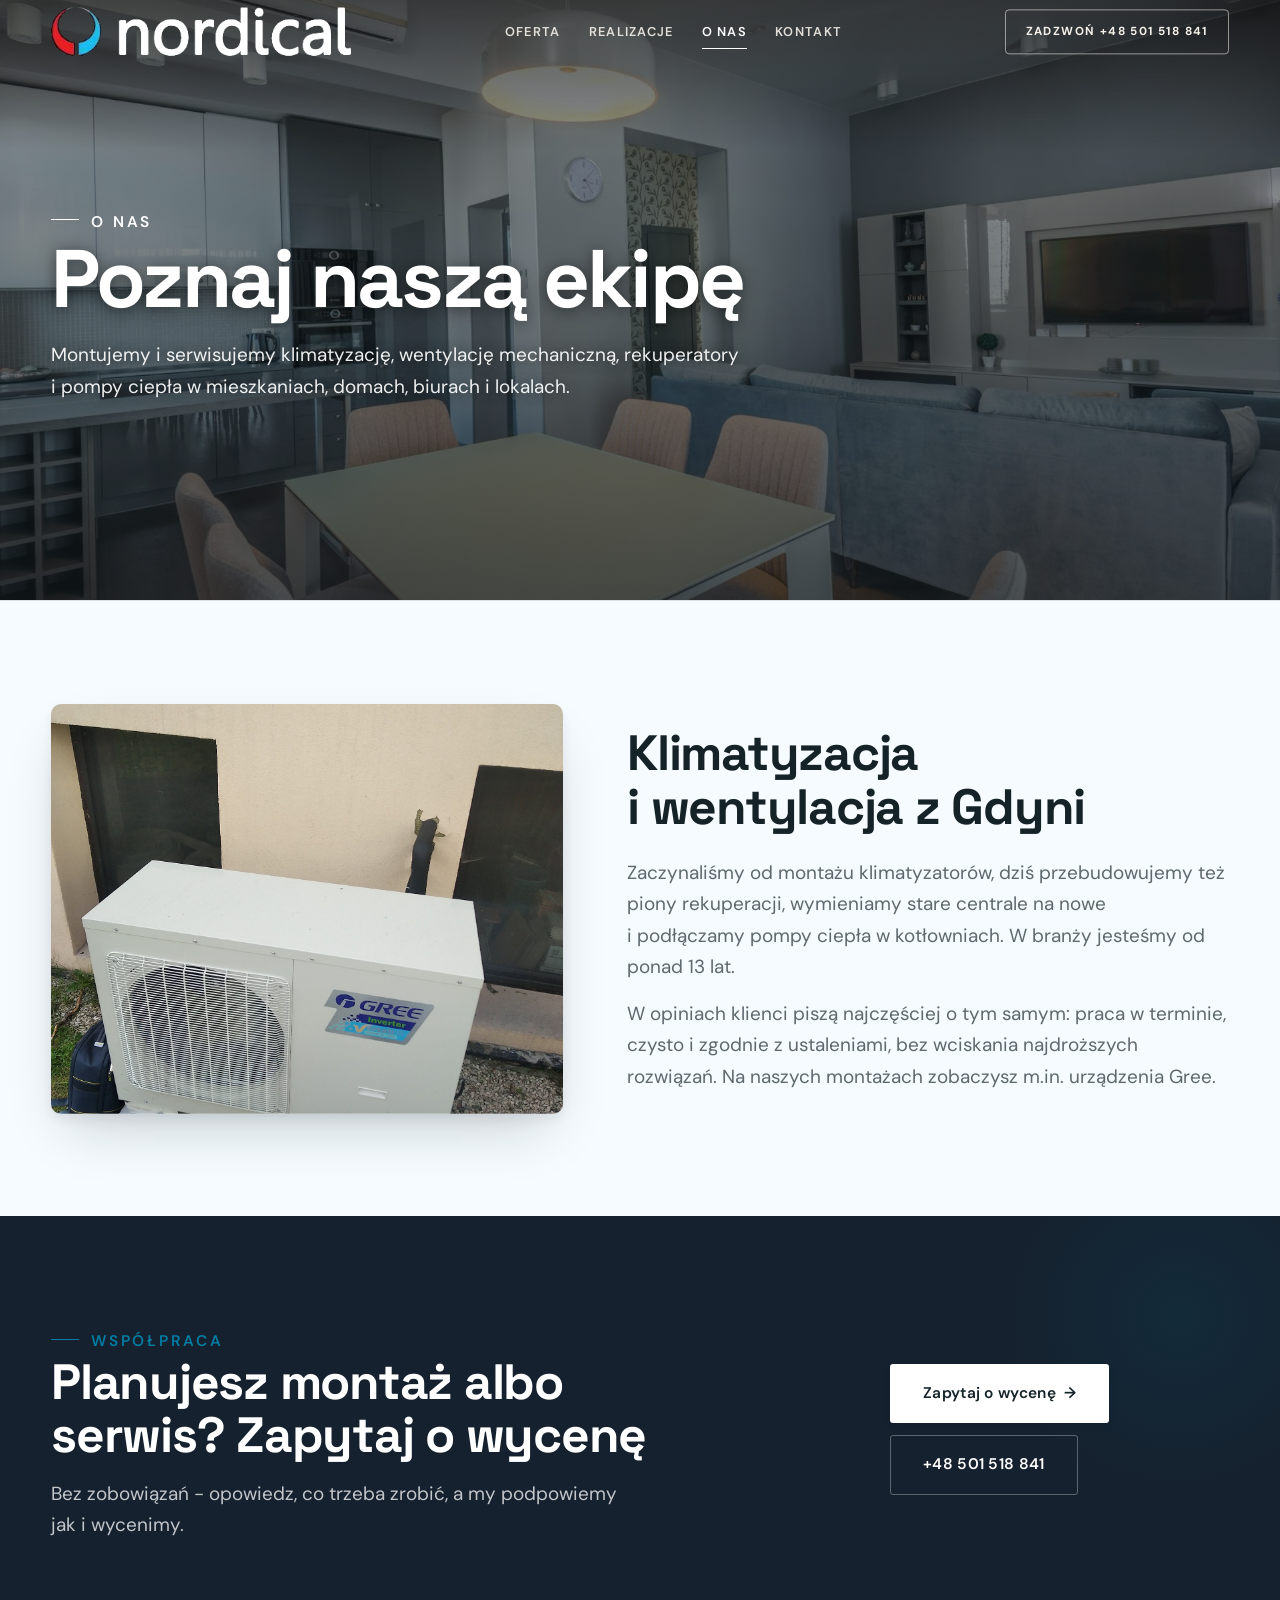
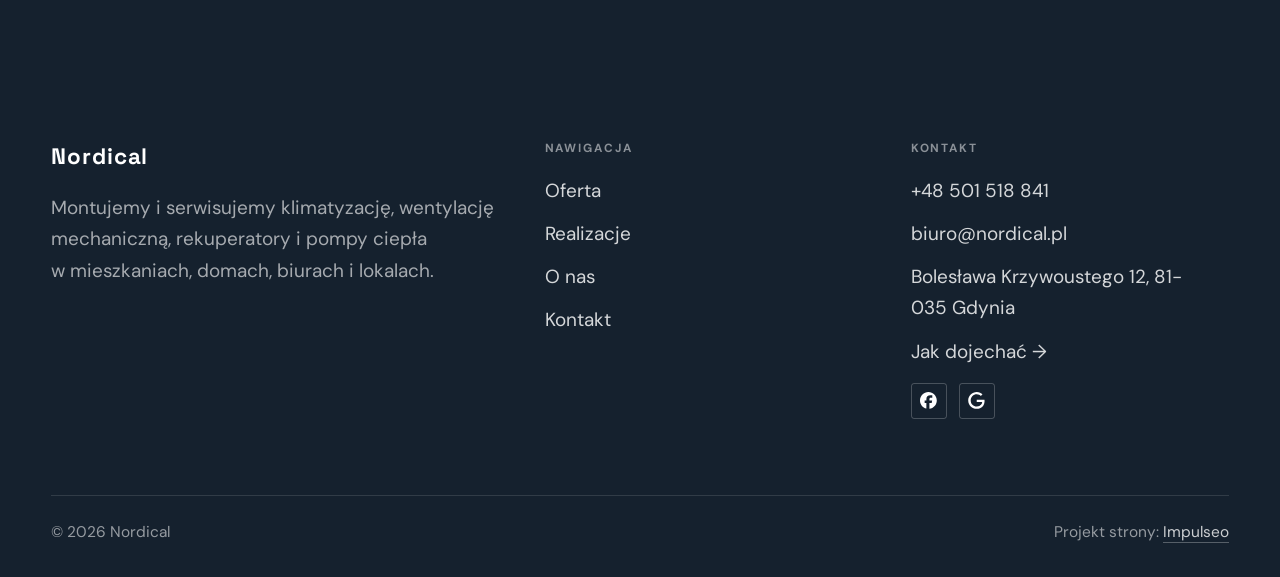
<file: o-nas.html>
<!DOCTYPE html>
<html lang="pl">
<head>
<meta charset="UTF-8">
<meta name="viewport" content="width=device-width, initial-scale=1.0">
<title>O nas - Nordical</title>
<meta name="description" content="Nordical z Gdyni - montaż i serwis klimatyzacji, wentylacji mechanicznej, rekuperacji i pomp ciepła. Czyszczenie i inspekcje TV kanałów wentylacyjnych. Zadzwoń: 501 518 841.">
<link rel="canonical" href="https://kris20032.github.io/nordical/o-nas.html">
<meta name="robots" content="noindex, nofollow">
<meta property="og:type" content="website">
<meta property="og:locale" content="pl_PL">
<meta property="og:site_name" content="Nordical">
<meta property="og:title" content="O nas - Nordical">
<meta property="og:description" content="Nordical z Gdyni - montaż i serwis klimatyzacji, wentylacji mechanicznej, rekuperacji i pomp ciepła. Czyszczenie i inspekcje TV kanałów wentylacyjnych. Zadzwoń: 501 518 841.">
<meta property="og:url" content="https://kris20032.github.io/nordical/o-nas.html">
<meta property="og:image" content="https://kris20032.github.io/nordical/img/og.jpg">
<meta property="og:image:width" content="1200">
<meta property="og:image:height" content="630">
<meta name="twitter:card" content="summary_large_image">
<link rel="preconnect" href="https://fonts.googleapis.com">
<link rel="preconnect" href="https://fonts.gstatic.com" crossorigin>
<link href="https://fonts.googleapis.com/css2?family=Space+Grotesk:wght@500;600;700&family=DM+Sans:opsz,wght@9..40,400;9..40,500;9..40,600&display=swap" rel="stylesheet">
<link rel="stylesheet" href="assets/styles.css?v=31bbcaee">
</head>
<body>

<header class="nav">
  <div class="wrap nav-inner">
    <a class="brand brand-has-logo" href="index.html"><img class="brand-logo" src="img/logo-jasne.png" alt="Nordical" width="403" height="70" decoding="async"></a>
    <nav class="nav-links">
      <a href="oferta.html">Oferta</a>
      <a href="realizacje.html">Realizacje</a>
      <a href="o-nas.html" class="active" aria-current="page">O nas</a>
      <a href="kontakt.html">Kontakt</a>
      <a href="tel:+48501518841" class="btn btn-accent">Zadzwoń +48 501 518 841</a>
    </nav>
    <button class="nav-toggle" aria-label="Menu"><span></span><span></span><span></span></button>
  </div>
</header>

<main>
<section class="pagehead">
  <img src="img/g14.jpg" alt="Nordical - Poznaj naszą ekipę" width="1818" height="1186" decoding="async">
  <div class="wrap">
    <span class="eyebrow">O nas</span>
    <h1>Poznaj naszą ekipę</h1>
    <p>Montujemy i serwisujemy klimatyzację, wentylację mechaniczną, rekuperatory i pompy ciepła w mieszkaniach, domach, biurach i lokalach.</p>
  </div>
</section>
<section>
  <div class="wrap split">
    <div class="split-art reveal"><img src="img/g4.jpg" alt="Nordical" loading="lazy" width="1531" height="2048" decoding="async"></div>
    <div class="split-copy reveal">
      <h2>Klimatyzacja i wentylacja z Gdyni</h2>
      <p class="muted">Zaczynaliśmy od montażu klimatyzatorów, dziś przebudowujemy też piony rekuperacji, wymieniamy stare centrale na nowe i podłączamy pompy ciepła w kotłowniach. W branży jesteśmy od ponad 13 lat.</p>
      <p class="muted">W opiniach klienci piszą najczęściej o tym samym: praca w terminie, czysto i zgodnie z ustaleniami, bez wciskania najdroższych rozwiązań. Na naszych montażach zobaczysz m.in. urządzenia Gree.</p>
    </div>
  </div>
</section>


<section class="cta">
  <div class="wrap">
    <div class="reveal">
      <span class="eyebrow">Współpraca</span>
      <h2>Planujesz montaż albo serwis? Zapytaj o wycenę</h2>
      <p>Bez zobowiązań - opowiedz, co trzeba zrobić, a my podpowiemy jak i wycenimy.</p>
    </div>
    <div class="cta-actions reveal">
      <a href="kontakt.html" class="btn btn-light">Zapytaj o wycenę <span class="arr">→</span></a>
      <a href="tel:+48501518841" class="btn btn-ghost btn-ghost-cta">+48 501 518 841</a>
    </div>
  </div>
</section>
</main>

<footer>
  <div class="wrap">
    <div class="foot-grid">
      <div class="foot-brand">
        <div class="name">Nordical</div>
        <p>Montujemy i serwisujemy klimatyzację, wentylację mechaniczną, rekuperatory i pompy ciepła w mieszkaniach, domach, biurach i lokalach.</p>
      </div>
      <div class="foot-col">
        <h4>Nawigacja</h4>
        <a href="oferta.html">Oferta</a>
        <a href="realizacje.html">Realizacje</a>
        <a href="o-nas.html">O nas</a>
        <a href="kontakt.html">Kontakt</a>
      </div>
      <div class="foot-col">
        <h4>Kontakt</h4>
        <a href="tel:+48501518841">+48 501 518 841</a>
        <a href="mailto:biuro@nordical.pl">biuro@nordical.pl</a>
        <p>Bolesława Krzywoustego 12, 81-035 Gdynia</p>
        <a href="https://maps.google.com/?cid=14225891100597834255&g_mp=Cidnb29nbGUubWFwcy5wbGFjZXMudjEuUGxhY2VzLlNlYXJjaFRleHQQAhgEIAA" target="_blank" rel="noopener">Jak dojechać →</a>
      <div class="foot-soc">
        <a class="soc" href="https://www.facebook.com/Nordical/?locale=pl_PL" target="_blank" rel="noopener" aria-label="Facebook - Nordical"><svg viewBox="0 0 24 24" aria-hidden="true" focusable="false"><path d="M9.101 23.691v-7.98H6.627v-3.667h2.474v-1.58c0-4.085 1.848-5.978 5.858-5.978.401 0 .955.042 1.468.103a8.68 8.68 0 0 1 1.141.195v3.325a8.623 8.623 0 0 0-.653-.036 26.805 26.805 0 0 0-.733-.009c-.707 0-1.259.096-1.675.309a1.686 1.686 0 0 0-.679.622c-.258.42-.374.995-.374 1.752v1.297h3.919l-.386 2.103-.287 1.564h-3.246v8.245C19.396 23.238 24 18.179 24 12.044c0-6.627-5.373-12-12-12s-12 5.373-12 12c0 5.628 3.874 10.35 9.101 11.647Z" fill="currentColor"/></svg></a>
        <a class="soc" href="https://maps.google.com/?cid=14225891100597834255&g_mp=Cidnb29nbGUubWFwcy5wbGFjZXMudjEuUGxhY2VzLlNlYXJjaFRleHQQAhgEIAA" target="_blank" rel="noopener" aria-label="Google - Nordical"><svg viewBox="0 0 24 24" aria-hidden="true" focusable="false"><path d="M12.48 10.92v3.28h7.84c-.24 1.84-.853 3.187-1.787 4.133-1.147 1.147-2.933 2.4-6.053 2.4-4.827 0-8.6-3.893-8.6-8.72s3.773-8.72 8.6-8.72c2.6 0 4.507 1.027 5.907 2.347l2.307-2.307C18.747 1.44 16.133 0 12.48 0 5.867 0 .307 5.387.307 12s5.56 12 12.173 12c3.573 0 6.267-1.173 8.373-3.36 2.16-2.16 2.84-5.213 2.84-7.667 0-.76-.053-1.467-.173-2.053H12.48z" fill="currentColor"/></svg></a>
      </div>
      </div>
    </div>
    <div class="foot-bot">
      <span>© 2026 Nordical</span>
      <span>Projekt strony: <a class="foot-credit" href="https://impulseo.pl" target="_blank" rel="noopener">Impulseo</a></span>
    </div>
  </div>
</footer>
<div class="sticky-call"><a class="sc-call" href="tel:+48501518841"><svg class="ico-tel" width="16" height="16" viewBox="0 0 24 24" fill="none" aria-hidden="true"><path d="M6.6 10.8a15.5 15.5 0 0 0 6.6 6.6l2.2-2.2a1 1 0 0 1 1-.24 11.4 11.4 0 0 0 3.6.58 1 1 0 0 1 1 1V20a1 1 0 0 1-1 1A17 17 0 0 1 3 4a1 1 0 0 1 1-1h3.5a1 1 0 0 1 1 1c0 1.25.2 2.46.58 3.6a1 1 0 0 1-.25 1l-2.23 2.2Z" fill="currentColor"/></svg> Zadzwoń</a><a class="sc-quote" href="kontakt.html">Zapytaj o wycenę</a></div>
<div class="demo-wazne" data-do="2026-11-01" data-cykl="3" hidden><svg class="dw-ico" width="13" height="13" viewBox="0 0 24 24" fill="none" aria-hidden="true"><circle cx="12" cy="12" r="8.6" stroke="currentColor" stroke-width="1.8"/><path d="M12 7.2V12l3.3 2" stroke="currentColor" stroke-width="1.8" stroke-linecap="round"/></svg><span class="dw-txt"></span></div>

<script src="assets/main.js"></script>
</body>
</html>
</file>
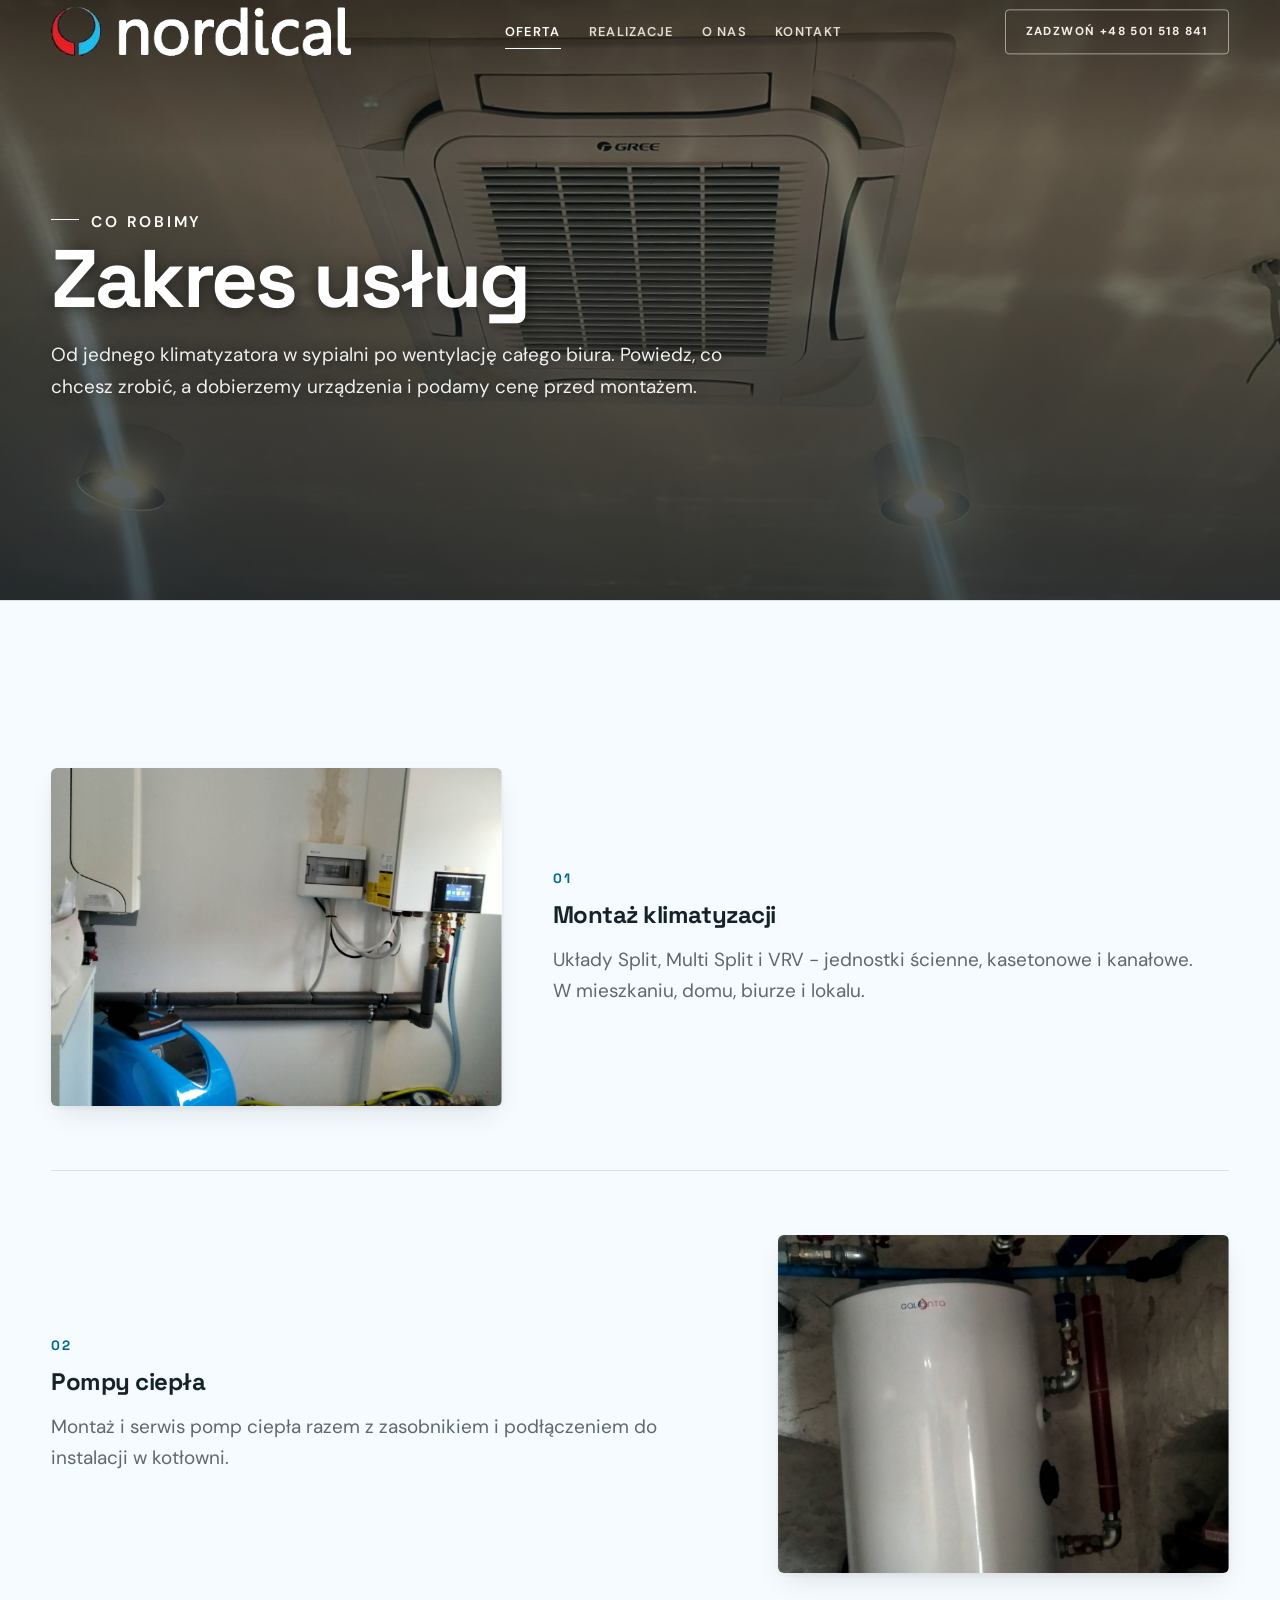
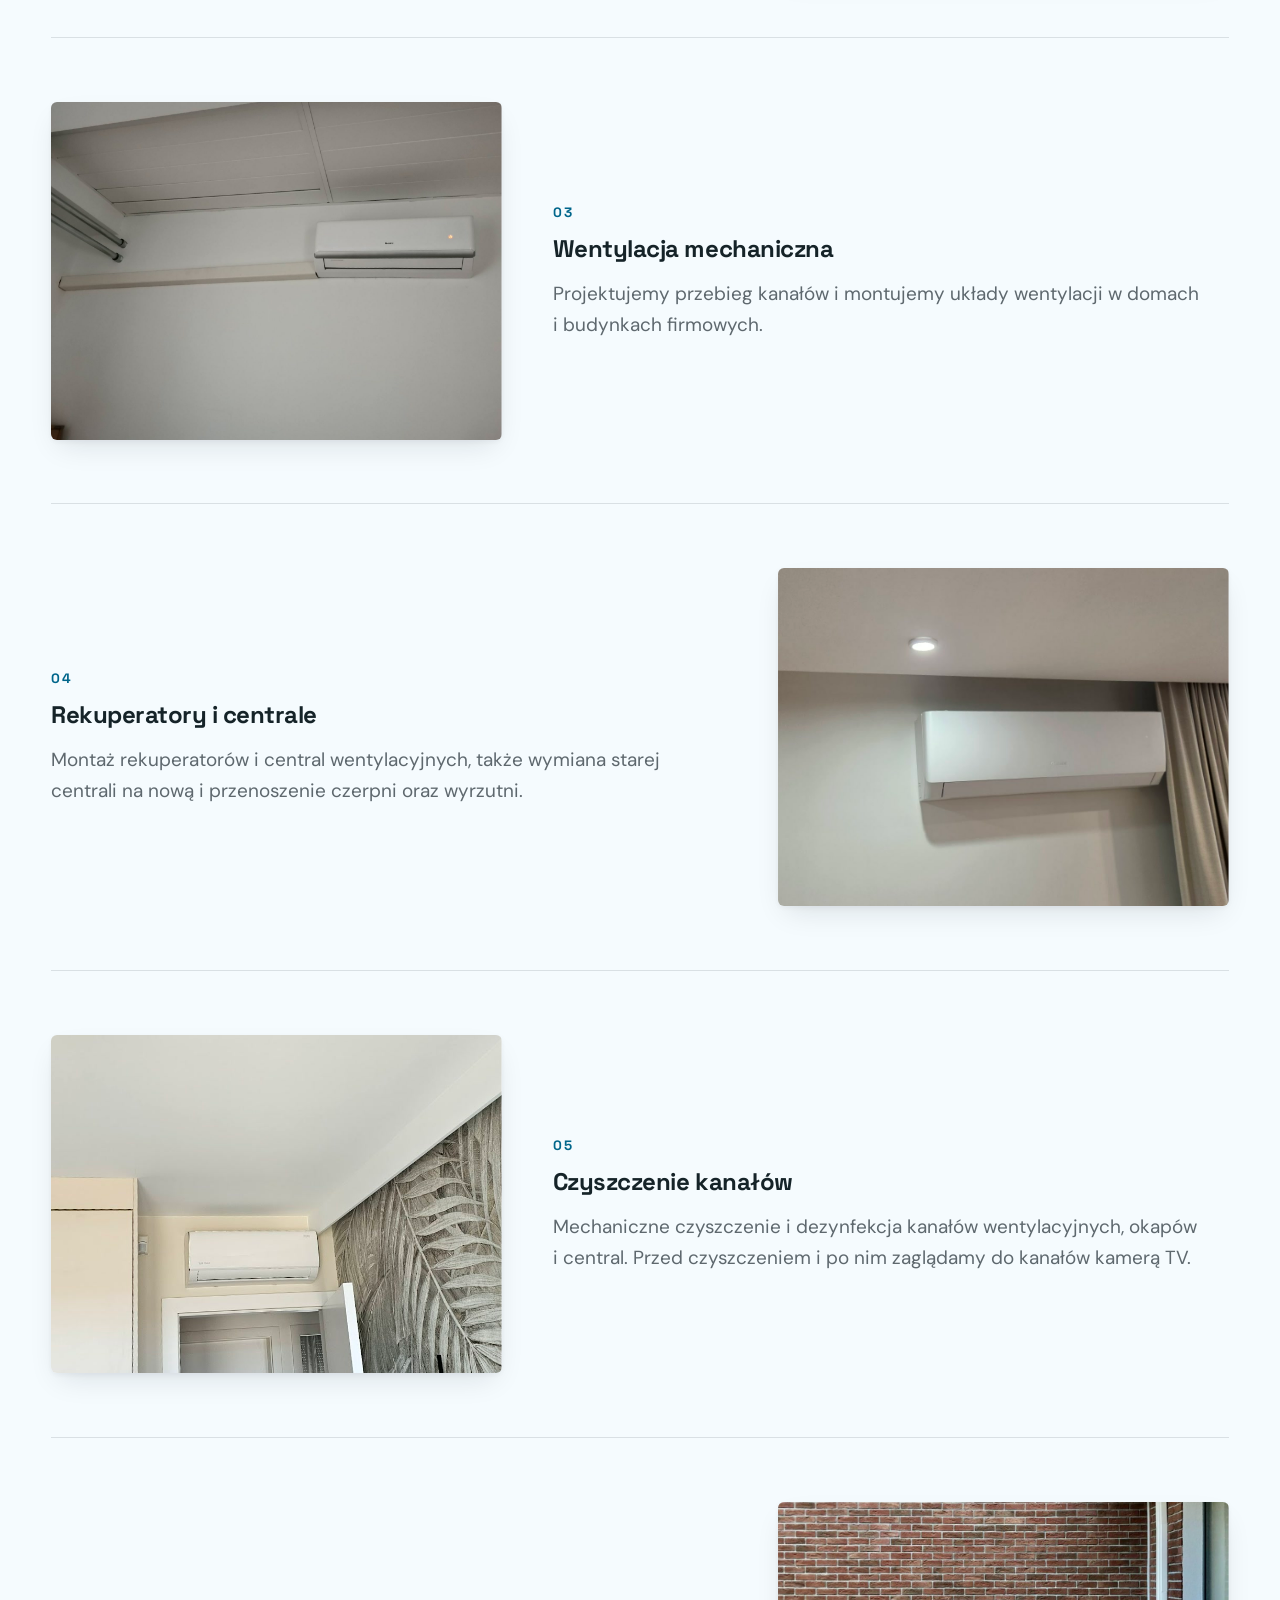
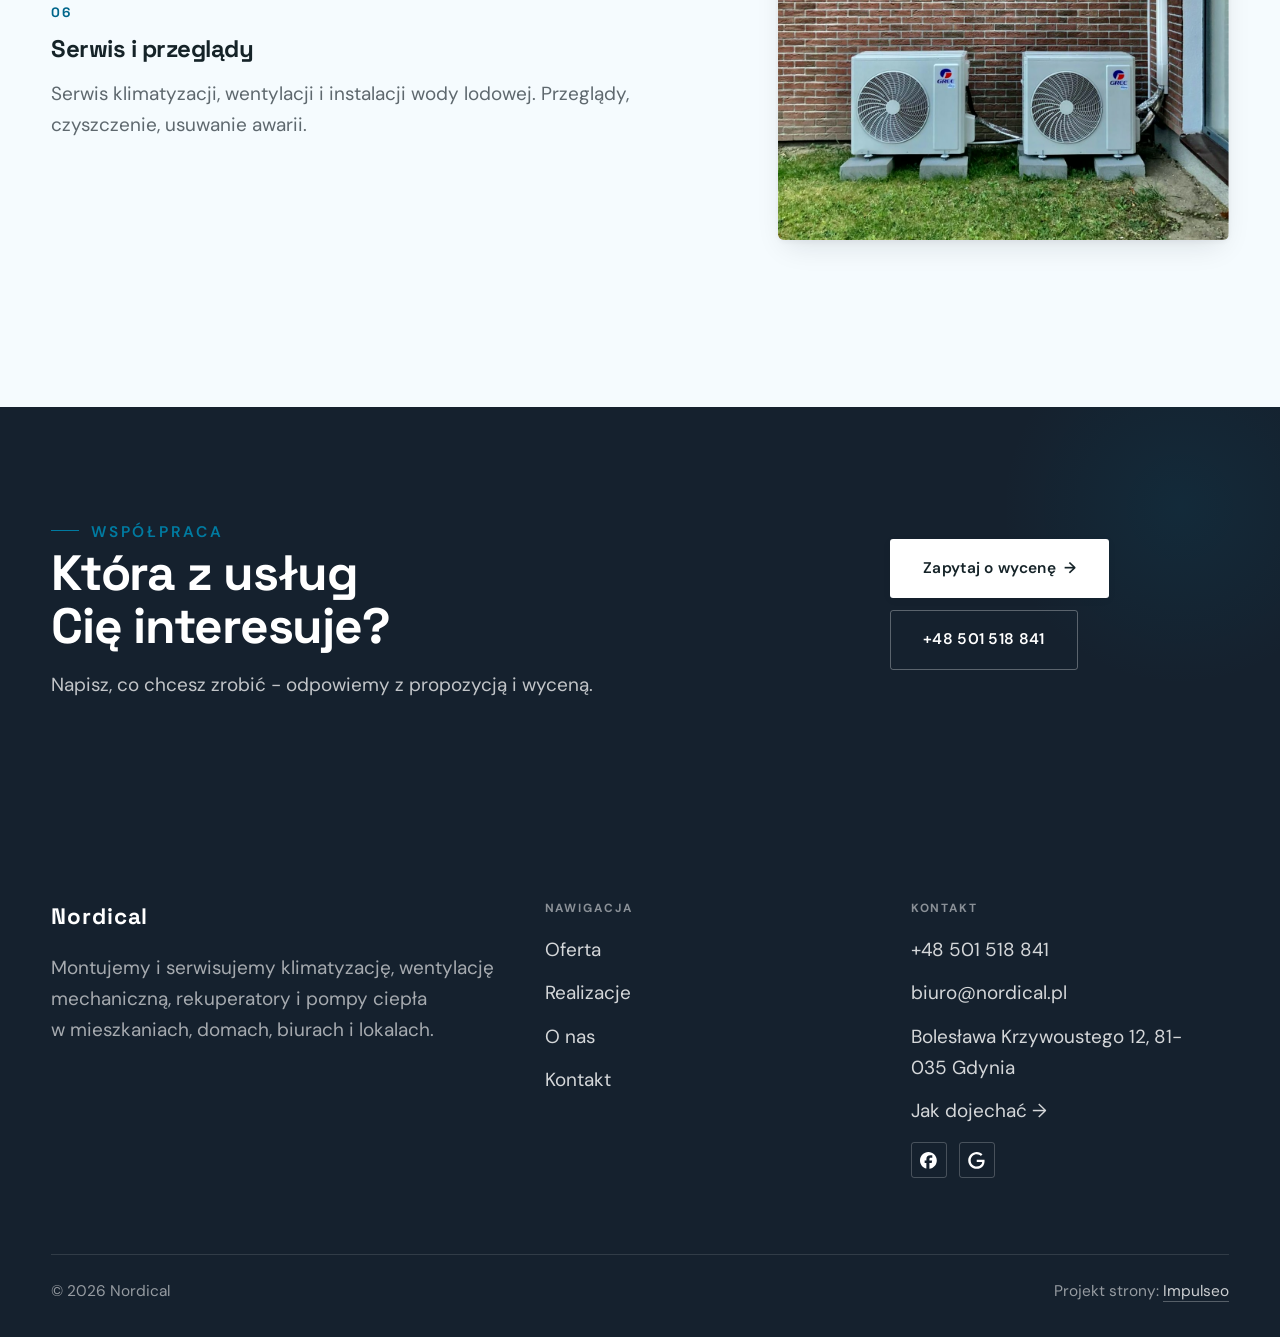
<file: oferta.html>
<!DOCTYPE html>
<html lang="pl">
<head>
<meta charset="UTF-8">
<meta name="viewport" content="width=device-width, initial-scale=1.0">
<title>Oferta - Nordical</title>
<meta name="description" content="Nordical z Gdyni - montaż i serwis klimatyzacji, wentylacji mechanicznej, rekuperacji i pomp ciepła. Czyszczenie i inspekcje TV kanałów wentylacyjnych. Zadzwoń: 501 518 841.">
<link rel="canonical" href="https://kris20032.github.io/nordical/oferta.html">
<meta name="robots" content="noindex, nofollow">
<meta property="og:type" content="website">
<meta property="og:locale" content="pl_PL">
<meta property="og:site_name" content="Nordical">
<meta property="og:title" content="Oferta - Nordical">
<meta property="og:description" content="Nordical z Gdyni - montaż i serwis klimatyzacji, wentylacji mechanicznej, rekuperacji i pomp ciepła. Czyszczenie i inspekcje TV kanałów wentylacyjnych. Zadzwoń: 501 518 841.">
<meta property="og:url" content="https://kris20032.github.io/nordical/oferta.html">
<meta property="og:image" content="https://kris20032.github.io/nordical/img/og.jpg">
<meta property="og:image:width" content="1200">
<meta property="og:image:height" content="630">
<meta name="twitter:card" content="summary_large_image">
<link rel="preconnect" href="https://fonts.googleapis.com">
<link rel="preconnect" href="https://fonts.gstatic.com" crossorigin>
<link href="https://fonts.googleapis.com/css2?family=Space+Grotesk:wght@500;600;700&family=DM+Sans:opsz,wght@9..40,400;9..40,500;9..40,600&display=swap" rel="stylesheet">
<link rel="stylesheet" href="assets/styles.css?v=31bbcaee">
</head>
<body>

<header class="nav">
  <div class="wrap nav-inner">
    <a class="brand brand-has-logo" href="index.html"><img class="brand-logo" src="img/logo-jasne.png" alt="Nordical" width="403" height="70" decoding="async"></a>
    <nav class="nav-links">
      <a href="oferta.html" class="active" aria-current="page">Oferta</a>
      <a href="realizacje.html">Realizacje</a>
      <a href="o-nas.html">O nas</a>
      <a href="kontakt.html">Kontakt</a>
      <a href="tel:+48501518841" class="btn btn-accent">Zadzwoń +48 501 518 841</a>
    </nav>
    <button class="nav-toggle" aria-label="Menu"><span></span><span></span><span></span></button>
  </div>
</header>

<main>
<section class="pagehead">
  <img src="img/g3.jpg" alt="Nordical - Zakres usług" width="1636" height="1202" decoding="async">
  <div class="wrap">
    <span class="eyebrow">Co robimy</span>
    <h1>Zakres usług</h1>
    <p>Od jednego klimatyzatora w sypialni po wentylację całego biura. Powiedz, co chcesz zrobić, a dobierzemy urządzenia i podamy cenę przed montażem.</p>
  </div>
</section>
<section>
  <div class="wrap">
    <div class="svc-row reveal">
      <div class="svc-row-art"><img src="img/g10.jpg" alt="Montaż klimatyzacji" loading="lazy" width="1384" height="1924" decoding="async"></div>
      <div>
        <span class="num">01</span>
        <h3>Montaż klimatyzacji</h3>
        <p class="muted">Układy Split, Multi Split i VRV - jednostki ścienne, kasetonowe i kanałowe. W mieszkaniu, domu, biurze i lokalu.</p>
      </div>
    </div>
    <div class="svc-row rev reveal">
      <div class="svc-row-art"><img src="img/g11.jpg" alt="Pompy ciepła" loading="lazy" width="1374" height="1918" decoding="async"></div>
      <div>
        <span class="num">02</span>
        <h3>Pompy ciepła</h3>
        <p class="muted">Montaż i serwis pomp ciepła razem z zasobnikiem i podłączeniem do instalacji w kotłowni.</p>
      </div>
    </div>
    <div class="svc-row reveal">
      <div class="svc-row-art"><img src="img/g12.jpg" alt="Wentylacja mechaniczna" loading="lazy" width="1598" height="1150" decoding="async"></div>
      <div>
        <span class="num">03</span>
        <h3>Wentylacja mechaniczna</h3>
        <p class="muted">Projektujemy przebieg kanałów i montujemy układy wentylacji w domach i budynkach firmowych.</p>
      </div>
    </div>
    <div class="svc-row rev reveal">
      <div class="svc-row-art"><img src="img/about.jpg" alt="Rekuperatory i centrale" loading="lazy" width="1524" height="796" decoding="async"></div>
      <div>
        <span class="num">04</span>
        <h3>Rekuperatory i centrale</h3>
        <p class="muted">Montaż rekuperatorów i central wentylacyjnych, także wymiana starej centrali na nową i przenoszenie czerpni oraz wyrzutni.</p>
      </div>
    </div>
    <div class="svc-row reveal">
      <div class="svc-row-art"><img src="img/g1.jpg" alt="Czyszczenie kanałów" loading="lazy" width="1534" height="646" decoding="async"></div>
      <div>
        <span class="num">05</span>
        <h3>Czyszczenie kanałów</h3>
        <p class="muted">Mechaniczne czyszczenie i dezynfekcja kanałów wentylacyjnych, okapów i central. Przed czyszczeniem i po nim zaglądamy do kanałów kamerą TV.</p>
      </div>
    </div>
    <div class="svc-row rev reveal">
      <div class="svc-row-art"><img src="img/g2.jpg" alt="Serwis i przeglądy" loading="lazy" width="1172" height="1134" decoding="async"></div>
      <div>
        <span class="num">06</span>
        <h3>Serwis i przeglądy</h3>
        <p class="muted">Serwis klimatyzacji, wentylacji i instalacji wody lodowej. Przeglądy, czyszczenie, usuwanie awarii.</p>
      </div>
    </div>
  </div>
</section>

<section class="cta">
  <div class="wrap">
    <div class="reveal">
      <span class="eyebrow">Współpraca</span>
      <h2>Która z usług Cię interesuje?</h2>
      <p>Napisz, co chcesz zrobić - odpowiemy z propozycją i wyceną.</p>
    </div>
    <div class="cta-actions reveal">
      <a href="kontakt.html" class="btn btn-light">Zapytaj o wycenę <span class="arr">→</span></a>
      <a href="tel:+48501518841" class="btn btn-ghost btn-ghost-cta">+48 501 518 841</a>
    </div>
  </div>
</section>
</main>

<footer>
  <div class="wrap">
    <div class="foot-grid">
      <div class="foot-brand">
        <div class="name">Nordical</div>
        <p>Montujemy i serwisujemy klimatyzację, wentylację mechaniczną, rekuperatory i pompy ciepła w mieszkaniach, domach, biurach i lokalach.</p>
      </div>
      <div class="foot-col">
        <h4>Nawigacja</h4>
        <a href="oferta.html">Oferta</a>
        <a href="realizacje.html">Realizacje</a>
        <a href="o-nas.html">O nas</a>
        <a href="kontakt.html">Kontakt</a>
      </div>
      <div class="foot-col">
        <h4>Kontakt</h4>
        <a href="tel:+48501518841">+48 501 518 841</a>
        <a href="mailto:biuro@nordical.pl">biuro@nordical.pl</a>
        <p>Bolesława Krzywoustego 12, 81-035 Gdynia</p>
        <a href="https://maps.google.com/?cid=14225891100597834255&g_mp=Cidnb29nbGUubWFwcy5wbGFjZXMudjEuUGxhY2VzLlNlYXJjaFRleHQQAhgEIAA" target="_blank" rel="noopener">Jak dojechać →</a>
      <div class="foot-soc">
        <a class="soc" href="https://www.facebook.com/Nordical/?locale=pl_PL" target="_blank" rel="noopener" aria-label="Facebook - Nordical"><svg viewBox="0 0 24 24" aria-hidden="true" focusable="false"><path d="M9.101 23.691v-7.98H6.627v-3.667h2.474v-1.58c0-4.085 1.848-5.978 5.858-5.978.401 0 .955.042 1.468.103a8.68 8.68 0 0 1 1.141.195v3.325a8.623 8.623 0 0 0-.653-.036 26.805 26.805 0 0 0-.733-.009c-.707 0-1.259.096-1.675.309a1.686 1.686 0 0 0-.679.622c-.258.42-.374.995-.374 1.752v1.297h3.919l-.386 2.103-.287 1.564h-3.246v8.245C19.396 23.238 24 18.179 24 12.044c0-6.627-5.373-12-12-12s-12 5.373-12 12c0 5.628 3.874 10.35 9.101 11.647Z" fill="currentColor"/></svg></a>
        <a class="soc" href="https://maps.google.com/?cid=14225891100597834255&g_mp=Cidnb29nbGUubWFwcy5wbGFjZXMudjEuUGxhY2VzLlNlYXJjaFRleHQQAhgEIAA" target="_blank" rel="noopener" aria-label="Google - Nordical"><svg viewBox="0 0 24 24" aria-hidden="true" focusable="false"><path d="M12.48 10.92v3.28h7.84c-.24 1.84-.853 3.187-1.787 4.133-1.147 1.147-2.933 2.4-6.053 2.4-4.827 0-8.6-3.893-8.6-8.72s3.773-8.72 8.6-8.72c2.6 0 4.507 1.027 5.907 2.347l2.307-2.307C18.747 1.44 16.133 0 12.48 0 5.867 0 .307 5.387.307 12s5.56 12 12.173 12c3.573 0 6.267-1.173 8.373-3.36 2.16-2.16 2.84-5.213 2.84-7.667 0-.76-.053-1.467-.173-2.053H12.48z" fill="currentColor"/></svg></a>
      </div>
      </div>
    </div>
    <div class="foot-bot">
      <span>© 2026 Nordical</span>
      <span>Projekt strony: <a class="foot-credit" href="https://impulseo.pl" target="_blank" rel="noopener">Impulseo</a></span>
    </div>
  </div>
</footer>
<div class="sticky-call"><a class="sc-call" href="tel:+48501518841"><svg class="ico-tel" width="16" height="16" viewBox="0 0 24 24" fill="none" aria-hidden="true"><path d="M6.6 10.8a15.5 15.5 0 0 0 6.6 6.6l2.2-2.2a1 1 0 0 1 1-.24 11.4 11.4 0 0 0 3.6.58 1 1 0 0 1 1 1V20a1 1 0 0 1-1 1A17 17 0 0 1 3 4a1 1 0 0 1 1-1h3.5a1 1 0 0 1 1 1c0 1.25.2 2.46.58 3.6a1 1 0 0 1-.25 1l-2.23 2.2Z" fill="currentColor"/></svg> Zadzwoń</a><a class="sc-quote" href="kontakt.html">Zapytaj o wycenę</a></div>
<div class="demo-wazne" data-do="2026-11-01" data-cykl="3" hidden><svg class="dw-ico" width="13" height="13" viewBox="0 0 24 24" fill="none" aria-hidden="true"><circle cx="12" cy="12" r="8.6" stroke="currentColor" stroke-width="1.8"/><path d="M12 7.2V12l3.3 2" stroke="currentColor" stroke-width="1.8" stroke-linecap="round"/></svg><span class="dw-txt"></span></div>

<script src="assets/main.js"></script>
</body>
</html>
</file>
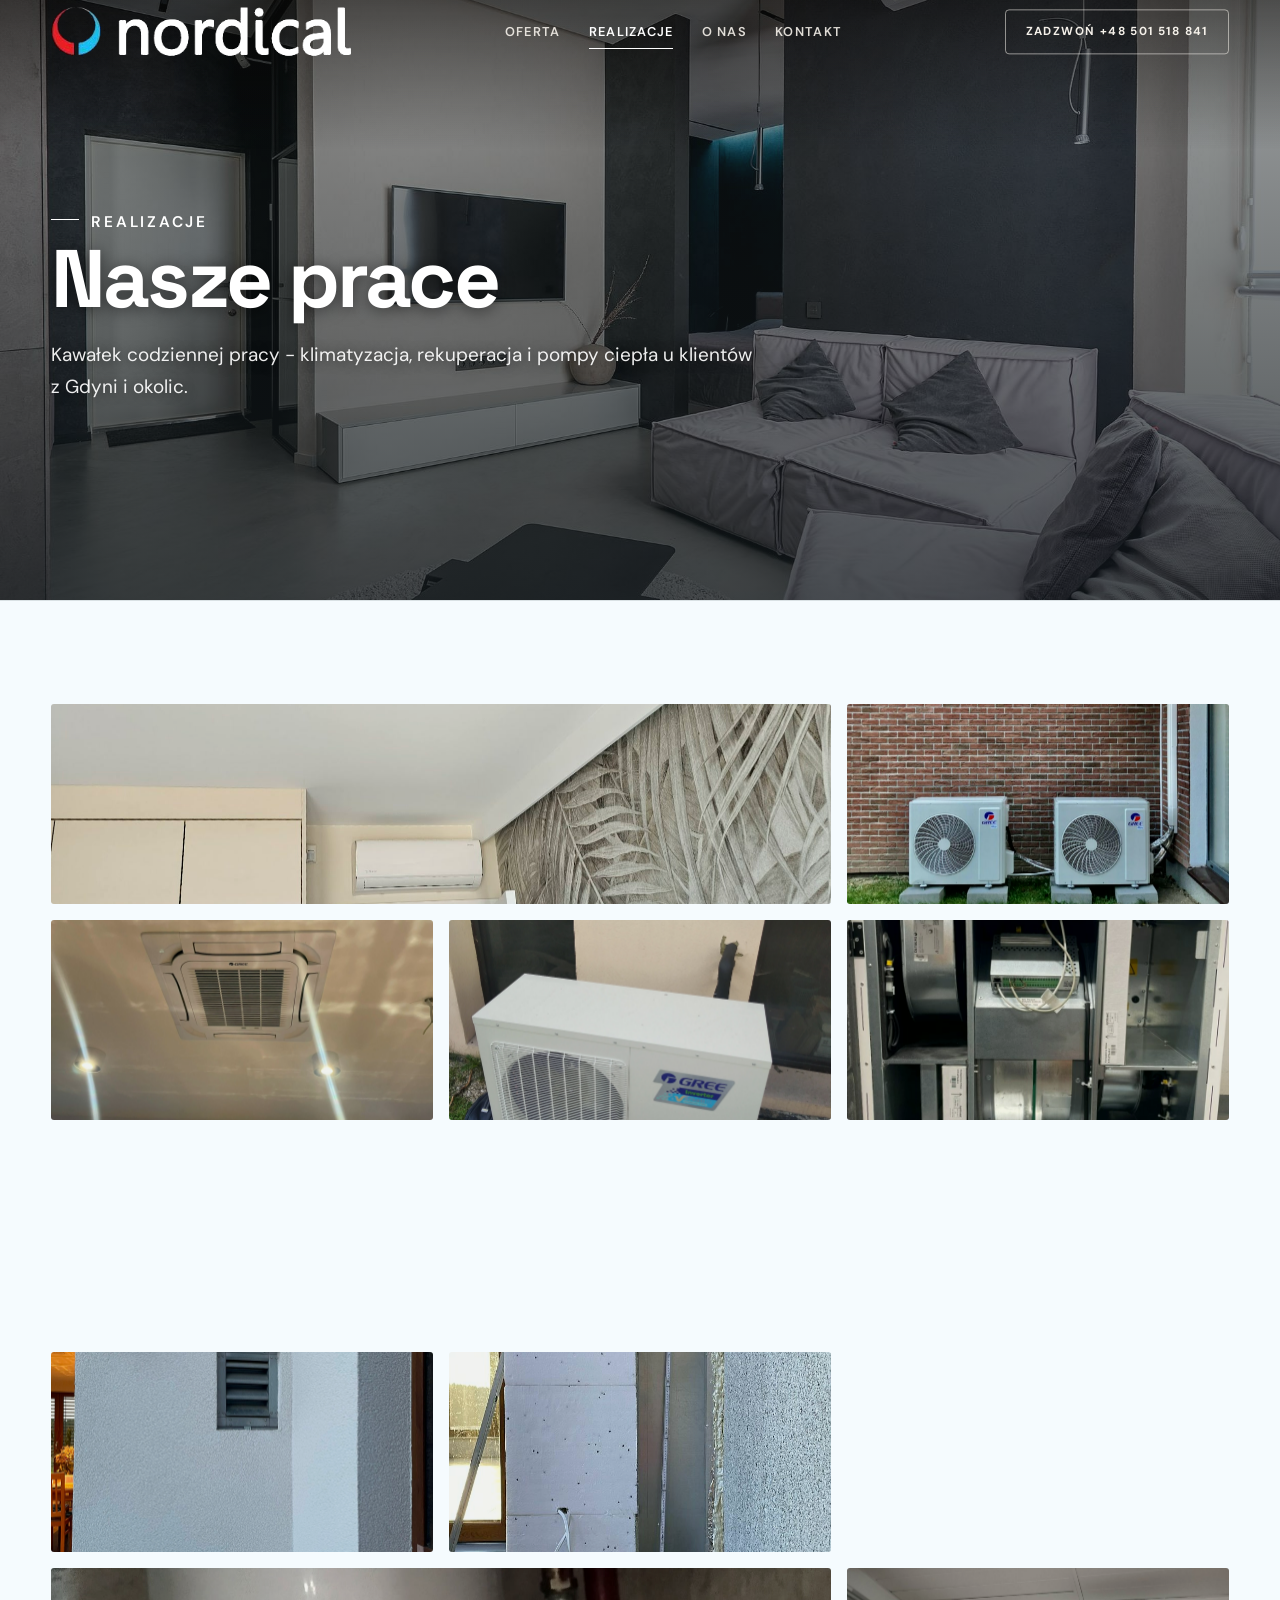
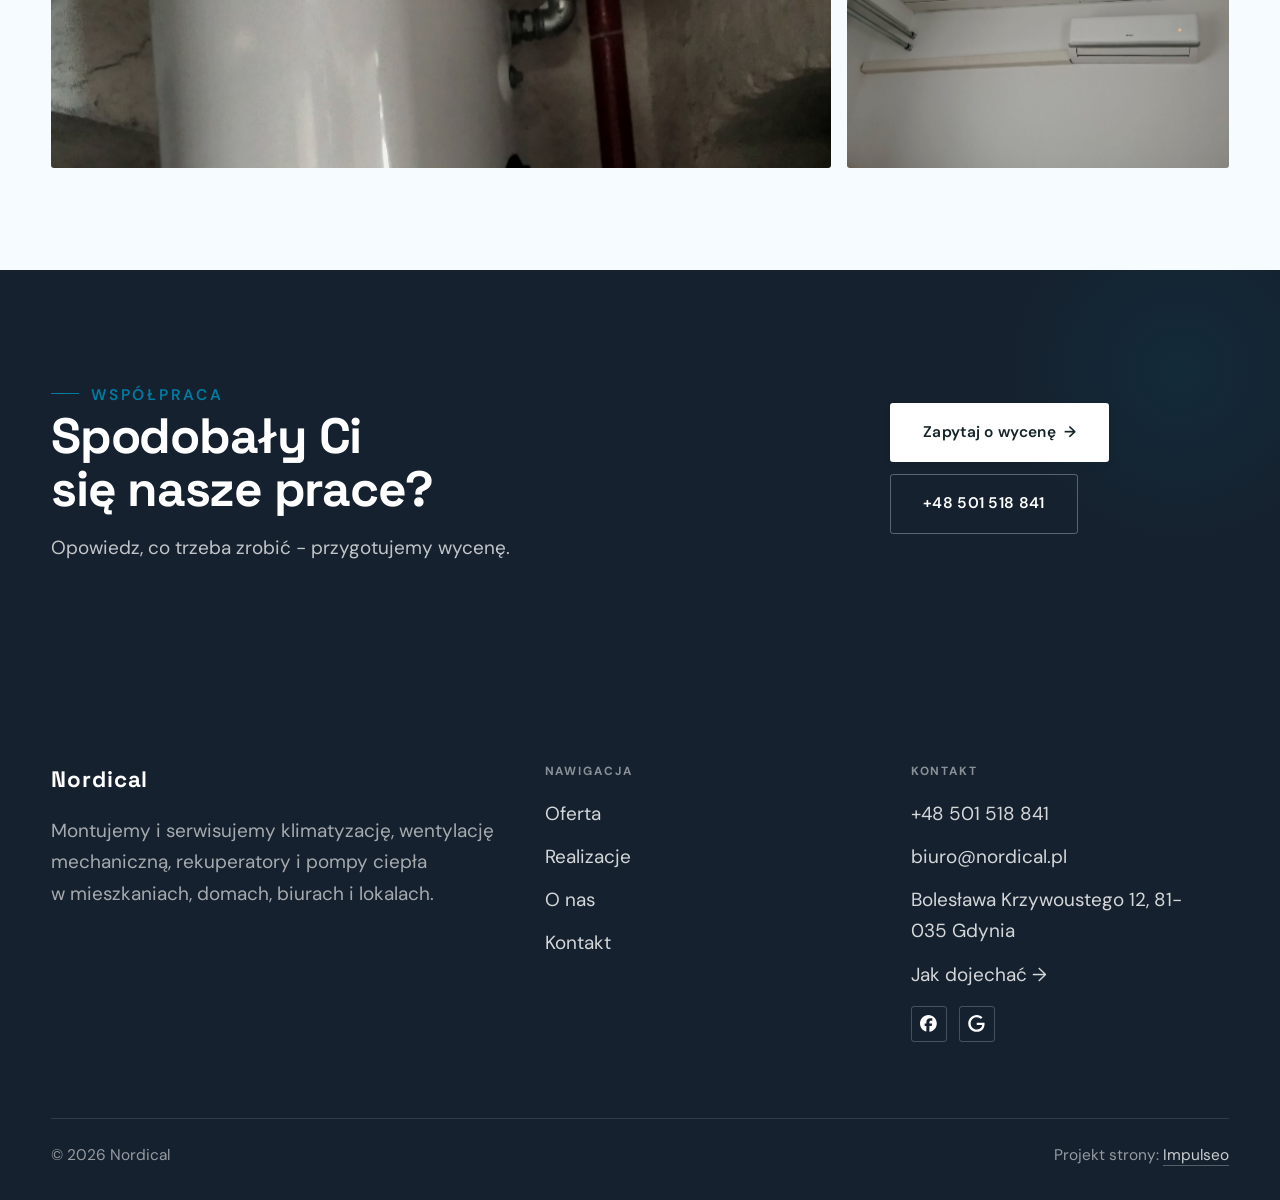
<file: realizacje.html>
<!DOCTYPE html>
<html lang="pl">
<head>
<meta charset="UTF-8">
<meta name="viewport" content="width=device-width, initial-scale=1.0">
<title>Realizacje - Nordical</title>
<meta name="description" content="Realizacje Nordical: Klimatyzator w sypialni, Dwie jednostki zewnętrzne Gree, Klimatyzator kasetonowy w suficie, Pompa ciepła przy domu, Centrala wentylacyjna">
<link rel="canonical" href="https://kris20032.github.io/nordical/realizacje.html">
<meta name="robots" content="noindex, nofollow">
<meta property="og:type" content="website">
<meta property="og:locale" content="pl_PL">
<meta property="og:site_name" content="Nordical">
<meta property="og:title" content="Realizacje - Nordical">
<meta property="og:description" content="Realizacje Nordical: Klimatyzator w sypialni, Dwie jednostki zewnętrzne Gree, Klimatyzator kasetonowy w suficie, Pompa ciepła przy domu, Centrala wentylacyjna">
<meta property="og:url" content="https://kris20032.github.io/nordical/realizacje.html">
<meta property="og:image" content="https://kris20032.github.io/nordical/img/og.jpg">
<meta property="og:image:width" content="1200">
<meta property="og:image:height" content="630">
<meta name="twitter:card" content="summary_large_image">
<link rel="preconnect" href="https://fonts.googleapis.com">
<link rel="preconnect" href="https://fonts.gstatic.com" crossorigin>
<link href="https://fonts.googleapis.com/css2?family=Space+Grotesk:wght@500;600;700&family=DM+Sans:opsz,wght@9..40,400;9..40,500;9..40,600&display=swap" rel="stylesheet">
<link rel="stylesheet" href="assets/styles.css?v=31bbcaee">
</head>
<body>

<header class="nav">
  <div class="wrap nav-inner">
    <a class="brand brand-has-logo" href="index.html"><img class="brand-logo" src="img/logo-jasne.png" alt="Nordical" width="403" height="70" decoding="async"></a>
    <nav class="nav-links">
      <a href="oferta.html">Oferta</a>
      <a href="realizacje.html" class="active" aria-current="page">Realizacje</a>
      <a href="o-nas.html">O nas</a>
      <a href="kontakt.html">Kontakt</a>
      <a href="tel:+48501518841" class="btn btn-accent">Zadzwoń +48 501 518 841</a>
    </nav>
    <button class="nav-toggle" aria-label="Menu"><span></span><span></span><span></span></button>
  </div>
</header>

<main>
<section class="pagehead">
  <img src="img/g13.jpg" alt="Nordical - Nasze prace" width="1880" height="1255" decoding="async">
  <div class="wrap">
    <span class="eyebrow">Realizacje</span>
    <h1>Nasze prace</h1>
    <p>Kawałek codziennej pracy - klimatyzacja, rekuperacja i pompy ciepła u klientów z Gdyni i okolic.</p>
  </div>
</section>
<section>
  <div class="wrap">
    <div class="gallery">
      <div class="tile t-two3 reveal"><img src="img/g1.jpg" alt="Nordical" loading="lazy" width="1534" height="646" decoding="async"></div>
      <div class="tile t-third reveal"><img src="img/g2.jpg" alt="Nordical" loading="lazy" width="1172" height="1134" decoding="async"></div>
      <div class="tile t-third reveal"><img src="img/g3.jpg" alt="Nordical" loading="lazy" width="1636" height="1202" decoding="async"></div>
      <div class="tile t-third reveal"><img src="img/g4.jpg" alt="Nordical" loading="lazy" width="1531" height="2048" decoding="async"></div>
      <div class="tile t-third reveal"><img src="img/g5.jpg" alt="Nordical" loading="lazy" width="896" height="1222" decoding="async"></div>
      <div class="tile t-third reveal"><img src="img/g6.jpg" alt="Nordical" loading="lazy" width="1670" height="1246" decoding="async"></div>
      <div class="tile t-two3 reveal"><img src="img/g7.jpg" alt="Nordical" loading="lazy" width="1531" height="2048" decoding="async"></div>
      <div class="tile t-third reveal"><img src="img/g8.jpg" alt="Nordical" loading="lazy" width="1536" height="2048" decoding="async"></div>
      <div class="tile t-third reveal"><img src="img/g9.jpg" alt="Nordical" loading="lazy" width="720" height="1280" decoding="async"></div>
      <div class="tile t-third reveal"><img src="img/g10.jpg" alt="Nordical" loading="lazy" width="1384" height="1924" decoding="async"></div>
      <div class="tile t-two3 reveal"><img src="img/g11.jpg" alt="Nordical" loading="lazy" width="1374" height="1918" decoding="async"></div>
      <div class="tile t-third reveal"><img src="img/g12.jpg" alt="Nordical" loading="lazy" width="1598" height="1150" decoding="async"></div>
    </div>
  </div>
</section>
<section class="cta">
  <div class="wrap">
    <div class="reveal">
      <span class="eyebrow">Współpraca</span>
      <h2>Spodobały Ci się nasze prace?</h2>
      <p>Opowiedz, co trzeba zrobić - przygotujemy wycenę.</p>
    </div>
    <div class="cta-actions reveal">
      <a href="kontakt.html" class="btn btn-light">Zapytaj o wycenę <span class="arr">→</span></a>
      <a href="tel:+48501518841" class="btn btn-ghost btn-ghost-cta">+48 501 518 841</a>
    </div>
  </div>
</section>
</main>

<footer>
  <div class="wrap">
    <div class="foot-grid">
      <div class="foot-brand">
        <div class="name">Nordical</div>
        <p>Montujemy i serwisujemy klimatyzację, wentylację mechaniczną, rekuperatory i pompy ciepła w mieszkaniach, domach, biurach i lokalach.</p>
      </div>
      <div class="foot-col">
        <h4>Nawigacja</h4>
        <a href="oferta.html">Oferta</a>
        <a href="realizacje.html">Realizacje</a>
        <a href="o-nas.html">O nas</a>
        <a href="kontakt.html">Kontakt</a>
      </div>
      <div class="foot-col">
        <h4>Kontakt</h4>
        <a href="tel:+48501518841">+48 501 518 841</a>
        <a href="mailto:biuro@nordical.pl">biuro@nordical.pl</a>
        <p>Bolesława Krzywoustego 12, 81-035 Gdynia</p>
        <a href="https://maps.google.com/?cid=14225891100597834255&g_mp=Cidnb29nbGUubWFwcy5wbGFjZXMudjEuUGxhY2VzLlNlYXJjaFRleHQQAhgEIAA" target="_blank" rel="noopener">Jak dojechać →</a>
      <div class="foot-soc">
        <a class="soc" href="https://www.facebook.com/Nordical/?locale=pl_PL" target="_blank" rel="noopener" aria-label="Facebook - Nordical"><svg viewBox="0 0 24 24" aria-hidden="true" focusable="false"><path d="M9.101 23.691v-7.98H6.627v-3.667h2.474v-1.58c0-4.085 1.848-5.978 5.858-5.978.401 0 .955.042 1.468.103a8.68 8.68 0 0 1 1.141.195v3.325a8.623 8.623 0 0 0-.653-.036 26.805 26.805 0 0 0-.733-.009c-.707 0-1.259.096-1.675.309a1.686 1.686 0 0 0-.679.622c-.258.42-.374.995-.374 1.752v1.297h3.919l-.386 2.103-.287 1.564h-3.246v8.245C19.396 23.238 24 18.179 24 12.044c0-6.627-5.373-12-12-12s-12 5.373-12 12c0 5.628 3.874 10.35 9.101 11.647Z" fill="currentColor"/></svg></a>
        <a class="soc" href="https://maps.google.com/?cid=14225891100597834255&g_mp=Cidnb29nbGUubWFwcy5wbGFjZXMudjEuUGxhY2VzLlNlYXJjaFRleHQQAhgEIAA" target="_blank" rel="noopener" aria-label="Google - Nordical"><svg viewBox="0 0 24 24" aria-hidden="true" focusable="false"><path d="M12.48 10.92v3.28h7.84c-.24 1.84-.853 3.187-1.787 4.133-1.147 1.147-2.933 2.4-6.053 2.4-4.827 0-8.6-3.893-8.6-8.72s3.773-8.72 8.6-8.72c2.6 0 4.507 1.027 5.907 2.347l2.307-2.307C18.747 1.44 16.133 0 12.48 0 5.867 0 .307 5.387.307 12s5.56 12 12.173 12c3.573 0 6.267-1.173 8.373-3.36 2.16-2.16 2.84-5.213 2.84-7.667 0-.76-.053-1.467-.173-2.053H12.48z" fill="currentColor"/></svg></a>
      </div>
      </div>
    </div>
    <div class="foot-bot">
      <span>© 2026 Nordical</span>
      <span>Projekt strony: <a class="foot-credit" href="https://impulseo.pl" target="_blank" rel="noopener">Impulseo</a></span>
    </div>
  </div>
</footer>
<div class="sticky-call"><a class="sc-call" href="tel:+48501518841"><svg class="ico-tel" width="16" height="16" viewBox="0 0 24 24" fill="none" aria-hidden="true"><path d="M6.6 10.8a15.5 15.5 0 0 0 6.6 6.6l2.2-2.2a1 1 0 0 1 1-.24 11.4 11.4 0 0 0 3.6.58 1 1 0 0 1 1 1V20a1 1 0 0 1-1 1A17 17 0 0 1 3 4a1 1 0 0 1 1-1h3.5a1 1 0 0 1 1 1c0 1.25.2 2.46.58 3.6a1 1 0 0 1-.25 1l-2.23 2.2Z" fill="currentColor"/></svg> Zadzwoń</a><a class="sc-quote" href="kontakt.html">Zapytaj o wycenę</a></div>
<div class="demo-wazne" data-do="2026-11-01" data-cykl="3" hidden><svg class="dw-ico" width="13" height="13" viewBox="0 0 24 24" fill="none" aria-hidden="true"><circle cx="12" cy="12" r="8.6" stroke="currentColor" stroke-width="1.8"/><path d="M12 7.2V12l3.3 2" stroke="currentColor" stroke-width="1.8" stroke-linecap="round"/></svg><span class="dw-txt"></span></div>

<script src="assets/main.js"></script>
</body>
</html>
</file>
<file: assets/styles.css>
/* ============================================================
   STOLBASZ — premium, architektoniczny B2B fit-out
   Jasna paleta, zero brązu. System wg premium-web-craft.
   Projekt strony: Impulseo (impulseo.pl)
   ============================================================ */

:root{
  /* PALETA — jasna, architektoniczna, chłodna */
  --paper:#F4F6F8;          /* główne tło */
  --paper-2:#E7EBEF;        /* sekcje alternatywne (chłodny jasny szary) */
  --paper-3:#E7EBEF;        /* delikatne wypełnienia */
  --ink:#15212E;            /* tekst główny — chłodny grafit */
  --ink-soft:#243443;       /* nagłówki drugorzędne */
  --muted:#6B7785;          /* tekst poboczny */
  --line:rgba(21,33,46,.12);/* hairline */
  --accent:#E8A317;         /* stonowany petrol-slate — jedyny akcent */
  --accent-d:#C9870C;
  --accent-soft:rgba(232,163,23,.10);
  --dark:#15212E;           /* sekcje ciemne (stopka/CTA) */

  /* HOVER ZDJĘĆ — JEDEN standard dla całego silnika (decyzja K. 04.08.2026, artefakt z wariantami).
     AKTUALNE (K.+Szymon 09.08.2026, wybór z artefaktu 6 wariantów): zoom 1.05 przy 1.4s -
     przy tak długim czasie mocniejszy kadr NIE skacze, tylko „oddycha". Poprzedni standard
     (1.02 / .55s z 04.08) odbierany jako dynamiczny i szybki.
     Spoczynek lekko przygaszony, ale TYLKO tam, gdzie jest mysz (@media hover:hover) —
     na telefonie zdjęcia zostają w pełnej jasności. */
  --img-zoom:1.05;                   /* K.+Szymon 09.08: wariant F z artefaktu porównawczego */
  --img-rest:brightness(.95) saturate(.99);
  --img-hot:brightness(1.06) saturate(1.05);
  --img-dur:1.4s;                    /* K.+Szymon 09.08 (wariant F): powoli = elegancko */
  --img-ease:cubic-bezier(.16,.84,.44,1);  /* miękki ogon, efekt „oddychania" */

  /* ODSTĘPY — skala 4/8 */
  --space-1:4px; --space-2:8px; --space-3:12px; --space-4:16px; --space-5:24px;
  --space-6:32px; --space-7:48px; --space-8:64px; --space-9:96px; --space-10:128px;

  /* TYPOGRAFIA — fluid clamp() (skala podbita 16.07.2026: większe, czytelniejsze litery — uwaga Adama) */
  --text-sm:clamp(.9rem,.87rem + .12vw,1rem);
  --text-base:clamp(1.08rem,1.04rem + .18vw,1.2rem);
  --text-lg:clamp(1.24rem,1.15rem + .34vw,1.44rem);
  --text-h3:clamp(1.34rem,1.22rem + .55vw,1.66rem);
  --text-h2:clamp(2.1rem,1.66rem + 2.1vw,3.1rem);
  --text-h1:clamp(2.9rem,2.1rem + 4vw,5.1rem);

  /* PROMIENIE — architektoniczne, raczej ostre */
  --r-sm:3px; --r-md:6px; --r-lg:10px;

  /* RUCH */
  --ease:cubic-bezier(.25,.46,.45,.94); --dur:.24s;

  /* CIENIE — miękkie, warstwowe */
  --sh-sm:0 1px 2px rgba(16,24,32,.04), 0 2px 8px rgba(16,24,32,.05);
  --sh-md:0 2px 6px rgba(16,24,32,.05), 0 12px 28px -8px rgba(16,24,32,.12);
  --sh-lg:0 6px 14px rgba(16,24,32,.07), 0 26px 56px -18px rgba(16,24,32,.22);

  --hairline:1px solid var(--line);

  --font-display:'Space Grotesk','Inter',sans-serif;
  --font-body:'DM Sans','Inter',sans-serif;
}

*{box-sizing:border-box;margin:0;padding:0}
html{scroll-behavior:smooth}
body{
  font-family:var(--font-body);
  font-size:var(--text-base);
  line-height:1.65;
  color:var(--ink);
  background:var(--paper);
  -webkit-font-smoothing:antialiased;
  text-rendering:optimizeLegibility;
}
img{max-width:100%;height:auto;display:block}  /* height:auto = width/height z atrybutów trzyma proporcje (TOP#12) */
a{color:inherit;text-decoration:none}

.wrap{width:min(92%,1180px);margin-inline:auto}
section{padding-block:clamp(52px,6.5vw,96px)}

h1,h2,h3{font-family:var(--font-display);font-weight:700;line-height:1.08;letter-spacing:-.02em;color:var(--ink)}
h1{font-size:var(--text-h1);letter-spacing:-.035em}
h2{font-size:var(--text-h2);letter-spacing:-.025em}
h3{font-size:var(--text-h3)}
/* MIARA — długość wiersza. WCAG 2.2 SC 1.4.8: max 80 znaków; Butterick: 45–90.
   68ch daje realnie 72–78 znaków polskiego tekstu, czyli z zapasem pod granicą.
   Wcześniej limit miał TYLKO <p> — <li>, <blockquote> i <dd> nie miały żadnego,
   i to jedyny powód, dla którego 23 bloki na dwóch oddanych stronach jadą po
   83–106 znaków w wierszu (pomiar 07.08.2026, bramka `miara`).
   ⚠️ Listy i definicje ograniczamy TYLKO bez klasy: `ul`/`ol` z klasą to u nas
   układ (siatki kafli, menu), a nie tekst ciągły — tam miarę wyznacza układ. */
/* 60ch, nie 68ch (K. 10.08): po zmianie fontów na węższe kroje (DM Sans i spółka)
   w 68ch mieściło się ~90 znaków - bramka pikselowa słusznie zgłaszała przekroczenie
   granicy 80. Pomiar na żywej przeglądarce: 60ch = 90 znaków, 53ch = ~78 znaków, czyli normę WCAG 1.4.8. */
:root{ --miara:53ch }
p{max-width:min(100%,var(--miara))}
blockquote,
ul:not([class])>li, ol:not([class])>li,
dl:not([class])>dd{max-width:min(100%,var(--miara))}

/* ⚠️ Świadomie BEZ wyjątku `.tile p,.card p,.svc p{max-width:none}`, choć nasuwa się sam:
   te akapity BYŁY już ograniczone (stare `p{max-width:65ch}`), więc „wyjątek" nie odblokowałby
   niczego nowego — tylko ROZLUŹNIŁ stan sprzed zmiany na wszystkich demach naraz.
   `figcaption` żadna z reguł wyżej nie dotyczy, więc też nie potrzebuje zwolnienia. */

/* ŁAMANIE. `balance` wyrównuje długości wierszy w nagłówku, `pretty` pilnuje ostatniego
   wiersza akapitu, żeby nie został w nim jeden wyraz. Obsługiwane od Chrome 117 /
   Safari 17.5; starsze przeglądarki po prostu ignorują tę własność.
   `text-wrap:pretty` nie występowało dotąd ANI RAZ w silniku ani w repo klientów. */
h1,h2,h3,.lead,.lede{text-wrap:balance}
p,li,blockquote,dd{text-wrap:pretty}

.eyebrow{
  font-family:var(--font-body);
  font-size:var(--text-sm);
  font-weight:600;
  letter-spacing:.18em;
  text-transform:uppercase;
  color:var(--accent);
  display:inline-flex;align-items:center;gap:var(--space-3);
}
/* flex:none + margin-top = kreska trzyma się PIERWSZEJ linii. Wcześniej align-items:center
   centrowało ją względem całego bloku i przy zawinięciu (długi kicker typu
   „…WNĘTRZ · LESZNO · OD 2019") druga linia lądowała z brzydkim wcięciem. */
.eyebrow{align-items:flex-start}
.eyebrow>*,.eyebrow{text-wrap:balance}   /* dlugi kicker lamal sie na sierote typu samo „2019" w drugiej linii */
.eyebrow::before{content:"";width:28px;height:1px;background:var(--accent);display:inline-block;flex:none;margin-top:.62em}

.muted{color:var(--muted)}
.lead{font-size:var(--text-lg);line-height:1.55;color:var(--ink-soft);max-width:50ch}

/* ---------- BUTTONS ---------- */
.btn{
  display:inline-flex;align-items:center;gap:var(--space-2);
  font-weight:600;font-size:var(--text-sm);letter-spacing:.02em;
  padding:var(--space-4) var(--space-6);
  border-radius:var(--r-sm);
  transition:transform var(--dur) var(--ease),box-shadow var(--dur) var(--ease),background var(--dur) var(--ease);
  cursor:pointer;border:1px solid transparent;
}
.btn-accent{background:var(--accent);color:#fff;box-shadow:var(--sh-sm)}
.btn-accent:hover{background:var(--accent-d);transform:translateY(-2px);box-shadow:var(--sh-md)}
.btn-accent:active{transform:translateY(0);box-shadow:var(--sh-sm)}
.btn-ghost{background:transparent;color:var(--ink);border-color:var(--line)}
.btn-ghost:hover{border-color:var(--accent);color:var(--accent);transform:translateY(-2px)}
.btn-light{background:#fff;color:var(--ink);box-shadow:var(--sh-sm)}
.btn-light:hover{transform:translateY(-2px);box-shadow:var(--sh-md)}
.btn .arr{transition:transform var(--dur) var(--ease)}
.btn:hover .arr{transform:translateX(4px)}

/* ---------- NAV ---------- */
.nav{
  position:sticky;top:0;z-index:50;
  background:color-mix(in srgb,var(--paper) 88%,transparent);
  backdrop-filter:saturate(140%) blur(10px);
  border-bottom:var(--hairline);
}
.nav-inner{display:flex;align-items:center;justify-content:space-between;gap:var(--space-5);height:72px}
/* ANTY-NACHODZENIE (K. 05.08.2026): długa nazwa firmy + przycisk z pełnym numerem nie mieściły się w pasku
   i flex ściskał linki PONIŻEJ ich treści - "Kontakt" wchodził na ramkę "Zadzwoń +48 ...". Teraz ustępuje
   nazwa marki (skrót wielokropkiem), a menu i przycisk nigdy się nie kurczą ani nie zachodzą na siebie. */
.brand{display:flex;flex-direction:column;line-height:1;min-width:0;flex:0 1 auto}
.brand .name{font-family:var(--font-display);font-weight:800;font-size:1.35rem;letter-spacing:.04em;white-space:nowrap;overflow:hidden;text-overflow:ellipsis}
.brand .sub{font-size:.62rem;letter-spacing:.34em;text-transform:uppercase;color:var(--muted);margin-top:5px;white-space:nowrap;overflow:hidden;text-overflow:ellipsis}
.nav-links{display:flex;align-items:center;gap:var(--space-6);flex:0 0 auto}
.nav-links a{font-size:var(--text-sm);font-weight:500;color:var(--ink-soft);position:relative;padding-block:4px;white-space:nowrap;transition:color var(--dur) var(--ease)}
.nav-links a::after{content:"";position:absolute;left:0;bottom:0;width:0;height:1.5px;background:var(--accent);transition:width var(--dur) var(--ease)}
.nav-links a:hover,.nav-links a.active{color:var(--ink)}
.nav-links a:hover::after,.nav-links a.active::after{width:100%}
.nav-links .btn{padding:var(--space-2) var(--space-5)}
/* przyciski w nav: właściwy kolor (przebij .nav-links a) + bez podkreślenia */
.nav-links a.btn-accent{color:#fff}
.nav-links a.btn-ghost,.nav-links a.btn-light{color:var(--ink)}
/* CTA w pasku: NIE podkreślenie spod linków menu, ale ten sam przelatujący błysk,
   co na wszystkich innych przyciskach (zgłoszenie K. 13.08.2026 - „na hero jest efekt
   światła przechodzącego przez przycisk, na navbarze go nie ma, a mają być identyczne").
   Reguła `.nav-links a::after` jest silniejsza od `.btn::after`, więc trzeba jej
   geometrię wyzerować i wpisać połysk z nazwy - samo `display:none` gasiło efekt. */
.nav-links a.btn::after{
  display:block;content:"";position:absolute;inset:0;z-index:-1;pointer-events:none;
  width:auto;height:auto;border-radius:inherit;   /* kasuje geometrię podkreślenia (width:0;height:1.5px) */
  background:linear-gradient(100deg,transparent 32%,rgba(255,255,255,.20) 50%,transparent 68%);
  translate:-120% 0}
@media (prefers-reduced-motion:no-preference){
  .nav-links a.btn:hover::after{translate:120% 0;transition:translate .75s var(--mt-ease,cubic-bezier(.16,.84,.44,1))}
}
.nav-toggle{display:none;background:none;border:none;cursor:pointer;flex-direction:column;gap:5px;padding:8px}
.nav-toggle span{width:24px;height:2px;background:var(--ink);transition:var(--dur)}
/* Ciasny zakres MIĘDZY menu mobilnym a pełnym pulpitem: zbijamy odstępy i nazwę marki,
   żeby wszystko zmieściło się naturalnie, zanim w ogóle dojdzie do skracania wielokropkiem. */
@media(max-width:1280px) and (min-width:921px){
  .nav-links{gap:var(--space-4)}
  .nav-links .btn{padding:var(--space-2) var(--space-4)}
  .brand .name{font-size:1.15rem}
}

/* ---------- HERO (split) ---------- */
.hero{position:relative;overflow:hidden;border-bottom:var(--hairline)}
.hero-grid{display:grid;grid-template-columns:1.05fr .95fr;gap:clamp(24px,4vw,60px);align-items:center;
  padding-block:clamp(36px,4.5vw,64px)}
.hero-copy .eyebrow{margin-bottom:var(--space-5)}
.hero-copy h1{margin-bottom:var(--space-5)}
.hero-copy .lead{margin-bottom:var(--space-7)}
.hero-actions{display:flex;flex-wrap:wrap;gap:var(--space-4)}
.hero-art{position:relative;aspect-ratio:4/3;border-radius:var(--r-lg);overflow:hidden;box-shadow:var(--sh-lg)}
.hero-art img{width:100%;height:100%;object-fit:cover}
.hero-art::after{content:"";position:absolute;inset:0;background:linear-gradient(180deg,transparent 55%,rgba(18,24,28,.28))}
.hero-badge{position:absolute;left:var(--space-5);bottom:var(--space-5);z-index:2;
  background:rgba(252,252,251,.94);backdrop-filter:blur(4px);
  border-radius:var(--r-md);padding:var(--space-4) var(--space-5);box-shadow:var(--sh-md);max-width:78%}
.hero-badge strong{display:block;font-family:var(--font-display);font-size:1rem;letter-spacing:-.01em}
.hero-badge span{font-size:var(--text-sm);color:var(--muted)}

/* ---------- HERO duży / kinowy (strona główna) ---------- */
.hero-cine{position:relative;min-height:clamp(560px,82vh,840px);min-height:clamp(560px,82svh,840px);display:flex;align-items:center;overflow:hidden;border-bottom:var(--hairline)}
.hero-cine>img{position:absolute;inset:0;width:100%;height:100%;object-fit:cover;z-index:0}
.hero-cine::after{content:"";position:absolute;inset:0;z-index:1;
  background:linear-gradient(95deg,rgba(13,18,23,.86) 0%,rgba(13,18,23,.64) 32%,rgba(13,18,23,.24) 62%,rgba(13,18,23,.04) 100%)}
.hero-cine .wrap{position:relative;z-index:2;padding-block:var(--space-8)}
.hero-cine .hero-copy{max-width:660px}
.hero-cine .eyebrow{color:#fff;margin-bottom:var(--space-5)}
.hero-cine .eyebrow::before{background:#fff}
.hero-cine h1{color:#fff;margin-bottom:var(--space-5);font-size:clamp(2.9rem,2rem + 4.4vw,5.2rem);text-wrap:balance}
.hero-cine .lead{color:rgba(255,255,255,.92);max-width:48ch;margin-bottom:var(--space-7)}
.hero-cine .hero-actions{display:flex;flex-wrap:wrap;gap:var(--space-4)}
/* NISKIE OKNO (laptop z dokiem i paskami przeglądarki ma ~700-780 px wysokości widoku):
   H1 do 5.2rem + długi lead nie mieściły się i przyciski wypadały POD krawędź ekranu -
   klient widział stronę bez ani jednego CTA. Skalujemy w dół, zamiast przycinać treść. */
@media(min-width:821px) and (max-height:820px){
  .hero-cine{min-height:clamp(520px,94svh,780px)}
  .hero-cine .wrap{padding-block:var(--space-6)}
  .hero-cine h1{font-size:clamp(2.2rem,1.5rem + 2.6vw,3.6rem);margin-bottom:var(--space-4)}
  .hero-cine .eyebrow{margin-bottom:var(--space-4)}
  .hero-cine .lead{margin-bottom:var(--space-5);max-width:44ch}
}
@media(max-width:680px){
  .hero-cine{min-height:clamp(520px,76vh,640px);min-height:clamp(520px,76svh,640px);align-items:flex-end}
  .hero-cine::after{background:linear-gradient(0deg,rgba(13,18,23,.9) 6%,rgba(13,18,23,.45) 55%,rgba(13,18,23,.25) 100%)}
  .hero-cine .wrap{padding-bottom:var(--space-9)}
  /* TELEFON (~90% oglądających): lead potrafił zająć 8 linii i zepchnąć CTA poza pierwszy ekran.
     Zwężamy interlinię i skalę - treści nie ucinamy, bo to ona sprzedaje. */
  .hero-cine .lead{font-size:.98rem;line-height:1.5;margin-bottom:var(--space-5)}
  .hero-cine .eyebrow{font-size:.72rem;letter-spacing:.13em;margin-bottom:var(--space-4)}
  .hero-cine .eyebrow::before{width:20px}
  .hero-cine h1{margin-bottom:var(--space-4)}
}

/* full-bleed hero variant (podstrony) */
.pagehead{position:relative;min-height:46vh;min-height:46svh;display:flex;align-items:flex-end;overflow:hidden;border-bottom:var(--hairline)}
.pagehead img{position:absolute;inset:0;width:100%;height:100%;object-fit:cover}
/* 10.08.2026 (decyzja K.): mocniejsze przyciemnienie + cień pod tekstem. Bramka mierzyła na
   nagłówkach podstron 3,38-3,43:1 przy wymaganych 4,5 — jasne zdjęcie (hala, śnieg, niebo)
   podchodziło pod biały tekst. Zdjęcia klientów są różne, więc kontrast musi dawać WARSTWA,
   a nie szczęśliwy dobór kadru. */
.pagehead::after{content:"";position:absolute;inset:0;background:linear-gradient(180deg,rgba(18,24,28,.40),rgba(18,24,28,.76))}
.pagehead .wrap{position:relative;z-index:2;padding-block:var(--space-9);color:#fff}
.pagehead h1{color:#fff;max-width:18ch;text-shadow:0 2px 16px rgba(0,0,0,.55)}
.pagehead .eyebrow{color:#fff}
.pagehead .eyebrow::before{background:#fff}
.pagehead p{color:rgba(255,255,255,.92);margin-top:var(--space-4);max-width:54ch;text-shadow:0 1px 12px rgba(0,0,0,.5)}

/* ---------- STRIP (pasek skrótów / liczby) ---------- */
.strip{background:var(--dark);color:#fff}
/* PASEK HASEŁ — standard 04.08.2026 (decyzja K.): 5 haseł w JEDNYM rzędzie, tekst WYŚRODKOWANY,
   węższe marginesy boczne niż reszta strony (pasek ma iść szerzej), równe wysokości kolumn. */
.strip .wrap{width:min(96%,1440px);display:grid;grid-template-columns:repeat(5,1fr);
  gap:var(--space-5);padding-block:var(--space-7);align-items:stretch}
.strip .item .k{font-family:var(--font-display);font-size:clamp(1.05rem,.82rem + .85vw,1.55rem);
  font-weight:800;letter-spacing:-.02em;color:#fff;line-height:1.18;text-wrap:balance}
.strip .item .v{font-size:var(--text-sm);color:rgba(255,255,255,.66);margin-top:var(--space-2);line-height:1.4}
.strip .item{border-left:2px solid var(--accent);padding-inline:var(--space-4);
  text-align:center;display:flex;flex-direction:column;justify-content:center}
/* liczba kolumn = liczba haseł, żeby ostatnie nie zostawało samo w drugim rzędzie.
   Klasę n-N nadaje multipage.py; domyślnie (bez klasy) pasek jest 5-kolumnowy. */
.strip.n-2 .wrap{grid-template-columns:repeat(2,1fr)}
.strip.n-3 .wrap{grid-template-columns:repeat(3,1fr)}
.strip.n-4 .wrap{grid-template-columns:repeat(4,1fr);gap:var(--space-6)}
.strip.n-4 .item .k{font-size:clamp(1.3rem,1rem + 1.1vw,2rem)}
.strip.n-6 .wrap{grid-template-columns:repeat(6,1fr);gap:var(--space-4)}
.strip.n-6 .item .k{font-size:clamp(.98rem,.8rem + .7vw,1.35rem)}
/* równe łamanie: zamiast "długa linia + jedno słowo" obie linie zbliżonej długości */
.strip .item .k{text-wrap:balance}

/* ---------- SECTION HEAD ---------- */
.head{max-width:48rem;margin-bottom:var(--space-8)}
.head.center{margin-inline:auto;text-align:center}
.head .eyebrow{margin-bottom:var(--space-4)}
.head h2{margin-bottom:var(--space-4)}
.head p{color:var(--muted);font-size:var(--text-lg);line-height:1.55}
.head.center p{margin-inline:auto}

/* ---------- INTRO SPLIT ---------- */
.split{display:grid;grid-template-columns:.92fr 1.08fr;gap:clamp(28px,5vw,80px);align-items:center}
.split.rev{grid-template-columns:1.08fr .92fr}
.split.rev .split-art{order:-1}
.split-art{position:relative;aspect-ratio:5/4;border-radius:var(--r-lg);overflow:hidden;box-shadow:var(--sh-lg)}
.split-art img{width:100%;height:100%;object-fit:cover}
.split-copy h2{margin-bottom:var(--space-5)}
.split-copy p+p{margin-top:var(--space-4)}
.split-copy .btn{margin-top:var(--space-6)}

/* ---------- SERVICES (zakres) ---------- */
.svc-grid{display:grid;grid-template-columns:repeat(auto-fit,minmax(280px,1fr));gap:var(--space-5)}
.svc{background:#fff;border:var(--hairline);border-radius:var(--r-md);padding:var(--space-7) var(--space-6);
  transition:transform var(--dur) var(--ease),box-shadow var(--dur) var(--ease),border-color var(--dur) var(--ease);
  position:relative;overflow:hidden}
.svc::before{content:"";position:absolute;left:0;top:0;width:3px;height:0;background:var(--accent);transition:height var(--dur) var(--ease)}
.svc:hover{transform:translateY(-4px);box-shadow:var(--sh-md);border-color:transparent}
.svc:hover::before{height:100%}
.svc .ic{font-family:var(--font-display);font-size:.8rem;font-weight:700;letter-spacing:.12em;color:var(--accent);margin-bottom:var(--space-4)}
.svc h3{margin-bottom:var(--space-3);font-size:1.22rem}
.svc p{color:var(--muted);font-size:var(--text-base);line-height:1.6}

/* big detailed service rows */
.svc-row{display:grid;grid-template-columns:.8fr 1.2fr;gap:clamp(20px,4vw,60px);align-items:center;padding-block:var(--space-8)}
.svc-row+.svc-row{border-top:var(--hairline)}
.svc-row.rev{grid-template-columns:1.2fr .8fr}
/* Naprzemienny układ wierszy oferty: co drugi wiersz ma zdjęcie po PRAWEJ.
   Było `order:-1` — martwy kod, bo zdjęcie i tak jest pierwszym dzieckiem w HTML,
   więc wszystkie wiersze wyglądały identycznie (zdjęcie zawsze z lewej), a `rev`
   zmieniało tylko szerokość kolumn. Znalezione 29.07.2026 przy różnicowaniu kierunków
   animacji (pomiar pozycji: art.mid 390/502 przy row.mid 756 — zawsze lewa strona). */
.svc-row.rev .svc-row-art{order:2}
.svc-row-art{aspect-ratio:4/3;border-radius:var(--r-md);overflow:hidden;box-shadow:var(--sh-md)}
.svc-row-art img{width:100%;height:100%;object-fit:cover}
.svc-row h3{font-size:1.5rem;margin-bottom:var(--space-4)}
.svc-row .num{font-family:var(--font-display);font-size:.85rem;font-weight:700;letter-spacing:.14em;color:var(--accent);display:block;margin-bottom:var(--space-3)}
.svc-row ul{list-style:none;margin-top:var(--space-4);display:flex;flex-direction:column;gap:var(--space-2)}
.svc-row li{position:relative;padding-left:var(--space-5);color:var(--muted);font-size:var(--text-base)}
.svc-row li::before{content:"";position:absolute;left:0;top:.62em;width:8px;height:1px;background:var(--accent)}

/* ---------- GALLERY (realizacje) ---------- */
.gallery{display:grid;grid-template-columns:repeat(12,1fr);gap:var(--space-4);grid-auto-rows:200px}
/* GALERIA MASONRY — pionowe zdjęcia (portrety beauty/wellness) bez przycinania: kolumny, height auto */
.gallery-masonry{column-count:3;column-gap:var(--space-4)}
@media(max-width:900px){.gallery-masonry{column-count:2}}
@media(max-width:560px){.gallery-masonry{column-count:1}}
.gallery-masonry .m-tile{break-inside:avoid;margin:0 0 var(--space-4);padding:0;position:relative;overflow:hidden;border-radius:var(--r-md);border:1px solid var(--line)}
.gallery-masonry .m-tile img{width:100%;height:auto;display:block}
.gallery-masonry .m-tile .cap{position:absolute;left:0;right:0;bottom:0;padding:var(--space-4);color:#fff;background:linear-gradient(0deg,rgba(0,0,0,.55),transparent);font-size:var(--text-sm)}
.gallery-masonry .m-tile .cap small{display:block;font-weight:400;opacity:.78;letter-spacing:.04em;text-transform:uppercase;font-size:.66rem;margin-top:3px}
.tile{position:relative;overflow:hidden;border-radius:var(--r-md);box-shadow:var(--sh-sm);
  transition:transform var(--dur) var(--ease),box-shadow var(--dur) var(--ease)}
.tile img{width:100%;height:100%;object-fit:cover;
  transition:transform var(--img-dur) var(--img-ease),filter var(--img-dur) var(--img-ease)}
.tile:hover{box-shadow:var(--sh-md)}
.tile .cap{position:absolute;left:0;right:0;bottom:0;padding:var(--space-5) var(--space-4) var(--space-4);
  /* mocniejszy spad + cien pod tekstem: na JASNYCH zdjeciach klienta (biale fronty, sciany)
     slaby gradient dawal kontrast ~1.5:1 zamiast wymaganych 3.6:1 (bramka wygladu, 10.08.2026) */
  background:linear-gradient(transparent 10%,rgba(18,24,28,.55) 40%,rgba(18,24,28,.88) 68%,rgba(18,24,28,.99));color:#fff;
  text-shadow:0 1px 2px rgba(0,0,0,.85),0 2px 10px rgba(0,0,0,.55);
  font-size:var(--text-sm);font-weight:600;letter-spacing:.01em;
  opacity:0;transform:translateY(8px);transition:var(--dur) var(--ease)}
.tile:hover .cap{opacity:1;transform:translateY(0)}
.tile .cap small{display:block;font-weight:400;opacity:.78;letter-spacing:.04em;text-transform:uppercase;font-size:.66rem;margin-top:3px}
/* bento spans */
.t-wide{grid-column:span 6}
.t-tall{grid-column:span 6;grid-row:span 2}
.t-std{grid-column:span 6}
.t-third{grid-column:span 4}
.t-two3{grid-column:span 8}

/* ---------- TRUST / WIARYGODNOŚĆ ---------- */
.trust{background:var(--paper-2)}
.trust-grid{display:grid;grid-template-columns:repeat(auto-fit,minmax(240px,1fr));gap:var(--space-5);margin-top:var(--space-7)}
.trust-card{background:#fff;border-radius:var(--r-md);padding:var(--space-7) var(--space-6);box-shadow:var(--sh-sm);border-top:3px solid var(--accent)}
.trust-card .big{font-family:var(--font-display);font-size:clamp(1.8rem,1.3rem + 1.6vw,2.6rem);font-weight:800;letter-spacing:-.02em;color:var(--ink);line-height:1}
.trust-card h3{font-size:1.12rem;margin:var(--space-3) 0 var(--space-2)}
.trust-card p{color:var(--muted);font-size:var(--text-base);line-height:1.55}

/* ---------- CTA band ---------- */
.cta{background:var(--dark);color:#fff;position:relative;overflow:hidden}
/* telefon w CTA: na ciemnym tle biały (domyślnie), rodziny z JASNYM tłem CTA
   nadpisują to u siebie - wcześniej kolor siedział w stylu inline i wygrywał z rodziną. */
.cta .btn-ghost-cta{color:#fff;border-color:rgba(255,255,255,.3)}
.cta .wrap{display:grid;grid-template-columns:1.4fr .6fr;gap:var(--space-7);align-items:center;position:relative;z-index:2}
.cta h2{color:#fff;max-width:20ch}
.cta p{color:rgba(255,255,255,.74);margin-top:var(--space-4)}
.cta-actions{display:flex;flex-direction:column;gap:var(--space-3);align-items:flex-start}
.cta::before{content:"";position:absolute;right:-80px;top:-80px;width:360px;height:360px;border-radius:50%;
  background:radial-gradient(circle,var(--accent-soft),transparent 70%)}

/* ---------- CONTACT ---------- */
.contact-grid{display:grid;grid-template-columns:.85fr 1.15fr;gap:clamp(28px,4vw,56px);align-items:start}
.info-list{display:flex;flex-direction:column;gap:var(--space-2)}
.info-row{display:flex;gap:var(--space-4);align-items:flex-start;padding-block:var(--space-4);border-bottom:var(--hairline)}
.info-row .ic{flex:none;width:42px;height:42px;display:grid;place-items:center;border-radius:50%;
  background:var(--accent-soft);color:var(--accent);font-size:1.05rem}
.info-row .lbl{font-size:.72rem;letter-spacing:.14em;text-transform:uppercase;color:var(--muted)}
.info-row .val{font-weight:600;font-size:var(--text-base);margin-top:2px}
.info-row a.val:hover{color:var(--accent)}
.map{border:none;border-radius:var(--r-lg);box-shadow:var(--sh-md);width:100%;height:100%;min-height:380px;filter:grayscale(.2) contrast(1.02)}
.form{background:#fff;border:var(--hairline);border-radius:var(--r-lg);padding:clamp(24px,3vw,40px);box-shadow:var(--sh-sm)}
.form .fld{margin-bottom:var(--space-5)}
.form label{display:block;font-size:var(--text-sm);font-weight:600;margin-bottom:var(--space-2)}
.form input,.form textarea{width:100%;font-family:inherit;font-size:var(--text-base);color:var(--ink);
  padding:var(--space-4);border:var(--hairline);border-radius:var(--r-sm);background:var(--paper);transition:border-color var(--dur)}
.form input:focus,.form textarea:focus{outline:none;border-color:var(--accent);background:#fff}
.form textarea{resize:vertical;min-height:120px}
.form .note{font-size:var(--text-sm);color:var(--muted);margin-top:var(--space-3)}

/* ---------- FOOTER ---------- */
footer{background:var(--dark);color:#fff;padding-block:var(--space-9) var(--space-6)}
.foot-grid{display:grid;grid-template-columns:1.4fr 1fr 1fr;gap:var(--space-7);margin-bottom:var(--space-8)}
.foot-brand .name{font-family:var(--font-display);font-weight:800;font-size:1.4rem;letter-spacing:.04em}
.foot-brand p{color:rgba(255,255,255,.62);margin-top:var(--space-4);font-size:var(--text-base);max-width:38ch}
.foot-col h4{font-size:.74rem;letter-spacing:.16em;text-transform:uppercase;color:rgba(255,255,255,.5);margin-bottom:var(--space-4)}
.foot-col a,.foot-col p{display:block;color:rgba(255,255,255,.82);font-size:var(--text-base);margin-bottom:var(--space-3)}
.foot-col a:hover{color:#fff}
.foot-bot{border-top:1px solid rgba(255,255,255,.12);padding-top:var(--space-5);display:flex;justify-content:space-between;flex-wrap:wrap;gap:var(--space-3);
  font-size:var(--text-sm);color:rgba(255,255,255,.55)}
.foot-bot a:hover{color:#fff}
/* Podpis w stopce = klikalny link do impulseo.pl (31.07.2026). Ma być WIDOCZNIE klikalny,
   ale nie krzyczeć - stąd sam kolor jaśniejszy + delikatne podkreślenie na najeździe. */
.foot-bot a.foot-credit{color:rgba(255,255,255,.78);text-decoration:none;border-bottom:1px solid rgba(255,255,255,.28)}
.foot-bot a.foot-credit:hover{color:#fff;border-bottom-color:#fff}

/* ---------- REVEAL ---------- */
.reveal{opacity:0;transform:translateY(22px);transition:opacity .6s var(--ease),transform .6s var(--ease)}
.reveal.in{opacity:1;transform:none}

/* ---------- RESPONSIVE ---------- */
@media(max-width:920px){
  .hero-grid,.split,.split.rev,.svc-row,.svc-row.rev,.cta .wrap,.contact-grid,.foot-grid{grid-template-columns:1fr}
  .split.rev .split-art,.svc-row.rev .svc-row-art{order:0}
  .hero-art{aspect-ratio:16/10;max-height:420px}
  .strip .wrap,.strip.n-2 .wrap,.strip.n-3 .wrap,.strip.n-4 .wrap,.strip.n-6 .wrap{grid-template-columns:repeat(2,1fr);gap:var(--space-6)}
  .strip .item .k,.strip.n-6 .item .k{font-size:clamp(1.3rem,1.1rem + 1vw,2rem)}
  .gallery{grid-auto-rows:180px}
  .t-wide,.t-tall,.t-std,.t-third,.t-two3{grid-column:span 6}
  .t-tall{grid-row:span 1}
  .cta-actions{flex-direction:row;flex-wrap:wrap}
  .foot-grid{gap:var(--space-6)}
}
@media(max-width:680px){
  .nav-links{position:fixed;inset:72px 0 auto 0;background:var(--paper);flex-direction:column;align-items:stretch;
    gap:0;padding:var(--space-4) 6%;border-bottom:var(--hairline);box-shadow:var(--sh-md);
    transform:translateY(-120%);transition:transform var(--dur) var(--ease)}
  .nav-links.open{transform:translateY(0)}
  .nav-links a{padding-block:var(--space-4);border-bottom:var(--hairline)}
  .nav-links .btn{margin-top:var(--space-3);justify-content:center}
  .nav-toggle{display:flex}
  .strip .wrap,.strip.n-2 .wrap,.strip.n-3 .wrap,.strip.n-4 .wrap,.strip.n-6 .wrap{grid-template-columns:1fr}
  .gallery{grid-template-columns:repeat(6,1fr)}
  .foot-grid{grid-template-columns:1fr}
}
@media(prefers-reduced-motion:reduce){
  /* audyt 09.08 TOP#14: samo skrócenie duration przy animacji INFINITE = stroboskop
     (pętla .01ms miga ekranem); iteration-count:1 gasi pętlę naprawdę. Pseudoelementy
     też - tła hero (gastro/studio) animują ::before/img, blanket na * ich nie łapał. */
  *,*::before,*::after{animation-duration:.01ms!important;animation-iteration-count:1!important;animation-delay:0s!important;transition:none!important}
  .reveal{opacity:1!important;transform:none!important}
  html{scroll-behavior:auto}
}

/* ============================================================
   PREMIUM LAYER — destylat deep-researchu branż (anty-AI, spokój).
   Zmienne STOLBASZ (--accent/--ink/--paper/--line/--dark). Ruch ledwo
   zauważalny, krzywa cubic-bezier(.16,.84,.44,1); prefers-reduced-motion
   pokryte blanketem wyżej. Karty hairline zamiast cieni = #1 sygnał „nie-AI".
   ============================================================ */

/* więcej oddechu między sekcjami (liderzy: 110-130px) */
section{padding-block:clamp(64px,8vw,128px)}

/* 1) Aksamitny reveal — dłuższa, miękka krzywa zamiast „skoku" */
.reveal{transition:opacity .9s cubic-bezier(.16,.84,.44,1),transform .9s cubic-bezier(.16,.84,.44,1);will-change:opacity,transform}
/* stagger TYLKO w galerii (tam pozycja = porządek dzieci) */
.gallery .reveal:nth-child(2){transition-delay:.07s}
.gallery .reveal:nth-child(3){transition-delay:.14s}
.gallery .reveal:nth-child(4){transition-delay:.21s}
.gallery .reveal:nth-child(5){transition-delay:.28s}
.gallery .reveal:nth-child(6){transition-delay:.35s}

/* 2) Hero STATYCZNY na .hero-cine — Ken Burns CAŁKIEM WYŁĄCZONY 26.06 (3. zgłoszenie Szymona).
   GENEZA: animowanie scale na <img> hero z teksturami (cegły/framugi) re-samplinguje obraz
   klatka po klatce → na części ekranów drobne drganie/shimmer = „heroshot się trzęsie".
   translateY usunięto wcześniej, scale-only + will-change/GPU NIE wystarczyły do GWARANCJI gładkości.
   Krzysztof zażądał pewności („make sure, że błąd się nie pojawi") > efekt. Zero animacji = 0% drgania.
   Delikatny zoom zostaje TYLKO w pełnoekranowych hero gastro/studio (hg-bg/hs-bg — tło, inny
   mechanizm, chwalone, nigdy nie zgłaszane). NIE wracać do KB na .hero-cine bez realnego testu
   na sprzęcie klienta — to ryzyko regresji „trzęsienia”. */
/* BEZPIECZNY "wow" na hero = jednorazowy FADE-IN (opacity), nie zoom.
   opacity nie dotyka bitmapy → gładkie na KAŻDYM zdjęciu/ekranie/GPU, zero ryzyka migotania.
   Geometryczny ruch (scale/translate) na .hero-cine jest ZAKAZANY (bramka pilnuje). */
@keyframes heroFade{from{opacity:0}to{opacity:1}}
.hero-cine>img{transform:none;animation:heroFade 1.1s ease-out both}

/* 3) Akcentowy hairline pod nagłówkiem sekcji, który „rysuje się" przy wejściu */
.head h2{position:relative;padding-bottom:18px}
.head h2::after{content:"";position:absolute;left:0;bottom:0;height:1px;width:0;background:var(--accent);transition:width 1s cubic-bezier(.16,.84,.44,1) .15s}
.head.center h2::after{left:50%;transform:translateX(-50%)}
.head.reveal.in h2::after,.head.center.reveal.in h2::after{width:54px}

/* 4) Karty HAIRLINE zamiast cieni/zaokrągleń (najmocniejszy anty-AI detal) */
.svc{background:transparent;border:1px solid var(--line);border-radius:var(--r-sm);box-shadow:none}
.svc:hover{box-shadow:none;border-color:var(--accent);transform:translateY(-3px)}
.trust-card{background:transparent;box-shadow:none;border:1px solid var(--line);border-top:2px solid var(--accent);border-radius:var(--r-sm)}
.tile{box-shadow:none;border-radius:var(--r-sm)}
.tile:hover{box-shadow:none}

/* 5) Sticky-nav kondensuje się po przewinięciu (sygnał dopracowania) */
.nav{transition:box-shadow .4s ease,background .4s ease}
.nav.is-stuck{box-shadow:0 1px 0 var(--line),0 14px 30px -24px rgba(0,0,0,.45)}
.nav-inner{transition:height .35s var(--ease)}
.nav.is-stuck .nav-inner{height:60px}

/* 6) MANIFESTO — pełnoekranowy cytat-bohater (zastępuje generyczne „Dlaczego my") */
.manifesto{background:var(--paper-2);text-align:center}
.manifesto .wrap{max-width:60rem}
.manifesto p{font-family:var(--font-display);font-style:italic;font-size:clamp(1.6rem,1rem + 2.4vw,2.8rem);line-height:1.32;color:var(--ink-soft);margin-inline:auto;max-width:26ch;position:relative;padding-top:var(--space-8)}
.manifesto p::before{content:"";position:absolute;top:0;left:50%;transform:translateX(-50%);width:54px;height:1px;background:var(--accent)}
.manifesto p span{color:var(--accent);font-style:italic}

/* 7) GATEWAYS — 3 duże bramy-zdjęcia (zamiast paska menu usług) */
.gateways{display:grid;grid-template-columns:repeat(3,1fr);gap:var(--space-4)}
.gateway{position:relative;aspect-ratio:3/4;overflow:hidden;border-radius:var(--r-sm);display:block}
.gateway img{width:100%;height:100%;object-fit:cover;
  transition:transform var(--img-dur) var(--img-ease),filter var(--img-dur) var(--img-ease)}
.gateway::after{content:"";position:absolute;inset:0;background:linear-gradient(180deg,transparent 38%,rgba(18,24,28,.74))}
/* ===== HOVER ZDJĘĆ — jedno miejsce dla WSZYSTKICH kafli ze zdjęciem (K. 04.08.2026) ===== */
@media(hover:hover){
  .tile img,.gateway img,.m-tile img{filter:var(--img-rest)}
  .tile:hover img,
  .gateway:hover img,
  .m-tile:hover img{transform:scale(var(--img-zoom));filter:var(--img-hot)}
}
.m-tile img{transition:transform var(--img-dur) var(--img-ease),filter var(--img-dur) var(--img-ease)}
.gateway .g-ttl{position:absolute;left:0;right:0;bottom:0;z-index:2;padding:var(--space-6) var(--space-5);color:#fff;font-family:var(--font-display);font-size:1.45rem;letter-spacing:-.01em;line-height:1.15}
.gateway .g-ttl small{display:block;font-family:var(--font-body);font-size:var(--text-sm);font-weight:400;opacity:.82;letter-spacing:.03em;margin-top:5px}
@media(max-width:760px){.gateways{grid-template-columns:1fr}.gateway{aspect-ratio:16/10}}

/* 8) LOGO klienta w nagłówku (gdy podane --logo) */
/* 52px domyślnie (feedback Bartka 06.07.2026: 40px ginęło, uwaga padła 3x; ~56px sprawdzone na żywym demie anna-borowiec-makeup) */
.brand-logo{height:64px;width:auto;max-width:300px;object-fit:contain;display:block}
.nav.is-stuck .brand-logo{height:52px}
@media(max-width:680px){.brand-logo{height:46px;max-width:210px}}


/* === RWD: nagłówki na wąskich ekranach (dodane 17.07.2026 razem z fixem clamp) ===
   Po przywróceniu działania clamp() dolna granica --text-h1 (2.9rem) rozpychała
   dokument przy długich polskich słowach na telefonach. Tu ją zjeżdżamy. */
@media (max-width:560px){
  :root{
    --text-h1:clamp(1.9rem, 1.15rem + 4.4vw, 2.7rem);
    --text-h2:clamp(1.5rem, 1rem + 3vw, 2.1rem);
  }
  .hero-cine h1{font-size:clamp(1.9rem, 1.15rem + 4.4vw, 2.7rem)}
  h1,h2{overflow-wrap:break-word}
}

/* GODZINY (godziny_grid z briefu) — dzień po lewej, godziny po prawej. Wcześniej BRAK stylu
   powodował sklejenie "Poniedziałek-Piątek8:00-20:00" (dodane 2026-07-21). Neutralne dla dem bez grafiku. */
.godz{display:flex;flex-direction:column;gap:2px;max-width:440px;margin-top:8px}
.godz-row{display:flex;justify-content:space-between;align-items:baseline;gap:24px;padding:10px 0;border-bottom:1px solid var(--line)}
.godz-row:last-child{border-bottom:0}
.godz-row b{font-weight:600;color:var(--ink)}
.godz-row span{color:var(--muted);white-space:nowrap}

/* === FAQ (lekcja 08.08.2026) ===
   Sekcja faq_klinika() trafia NIE tylko do rodziny „klinika" (multipage.py: także układ FACHOWCY),
   a style leżały wyłącznie w families/klinika.css — u hydraulika/dekarza FAQ renderowało się jako
   goła lista <details> z domyślnym trójkącikiem przeglądarki (wpadka: demo Instalatorstwo Gała).
   Dlatego baza. Rodzina może to nadpisać na wierzchu. */
.faq-list{max-width:48rem;margin:var(--space-8) auto 0;display:flex;flex-direction:column;gap:var(--space-3)}
.faq-item{border:1px solid var(--line);border-radius:var(--r-md);background:var(--paper);padding:var(--space-4) var(--space-5)}
.faq-item summary{font-family:var(--font-display);font-weight:600;color:var(--ink);cursor:pointer;list-style:none;display:flex;justify-content:space-between;gap:1rem}
.faq-item summary::-webkit-details-marker{display:none}
.faq-item summary::after{content:"+";color:var(--accent-d);font-weight:700;font-size:1.2rem;line-height:1}
.faq-item[open] summary::after{content:"-"}
.faq-item p{color:var(--ink-soft);font-size:var(--text-base);line-height:1.6;margin:var(--space-3) 0 0}

/* === LICZBA OPINII PRZY SEKCJI OPINII (08.08.2026, wzorzec irismeble.pl, decyzja K.) ===
   Trzy cytaty bez kontekstu czyta się jak „firma ma trzy opinie". Ta linijka mówi wprost,
   ile ich jest naprawdę - dane i tak przychodzą z reconu i szły dotąd wyłącznie do hero.
   Baza, nie rodzina: sekcja opinii renderuje się we WSZYSTKICH układach, a style opinii
   leżą per rodzina - bez tego u części rodzin linijka byłaby gołym tekstem (ta sama pułapka
   co z FAQ wyżej). Rodzina może nadpisać na wierzchu. */
.op-meta{
  text-align:center;margin:calc(var(--space-3) * -1) 0 var(--space-6);
  color:var(--muted);font-size:var(--text-base);letter-spacing:.01em;
}
.op-meta .ico-star{color:var(--accent-d);margin-right:2px}

/* --- licznik ważności DEMA (pomysł K. 09.08) - tylko wersje pokazowe --- */
.demo-wazne{position:fixed;top:calc(var(--nav-h, 64px) + 14px);right:14px;z-index:95;
  display:inline-flex;align-items:center;gap:.45em;
  background:rgba(21,25,28,.82);color:#fff;font-size:.72rem;font-weight:600;letter-spacing:.01em;
  padding:.42em .8em .42em .62em;border-radius:999px;backdrop-filter:saturate(140%) blur(8px);
  border:1px solid rgba(255,255,255,.14);box-shadow:0 10px 24px -14px rgba(0,0,0,.6);
  pointer-events:none;
  /* NIE pokazuje się przy wejściu (K. 09.08) - wjeżdża dopiero po zejściu z hero */
  opacity:0;transform:translateY(-10px);
  transition:opacity .7s var(--ease),transform .7s var(--ease)}
.demo-wazne.is-on{opacity:1;transform:none}
.demo-wazne .dw-ico{flex:none;opacity:.85}
.demo-wazne b{font-weight:700;font-variant-numeric:tabular-nums;color:#FFD9A3}
.demo-wazne .dw-zeg{font-variant-numeric:tabular-nums;font-feature-settings:"tnum";
  opacity:.72;margin-left:.15em;letter-spacing:.01em}
.demo-wazne.is-pilne{background:rgba(150,32,28,.9);border-color:rgba(255,255,255,.2)}
.demo-wazne .dw-pilne{color:#FFE0DE}
@media(max-width:820px){.demo-wazne{top:auto;bottom:70px;right:10px}}

/* --- pasek mini-opinii pod hero (audyt 09.08 TOP#27) - tylko przy realnych recenzjach --- */
.opinie-mini{padding-block:0;border-bottom:var(--hairline)}
.opinie-mini .om-row{display:grid;grid-template-columns:repeat(3,1fr);gap:var(--space-6);padding-block:var(--space-5)}
.opinie-mini .om-item blockquote{font-size:var(--text-sm);color:var(--ink-soft);line-height:1.5;margin:0}
.opinie-mini .om-autor{display:block;margin-top:var(--space-2);font-size:.78rem;font-weight:600;color:var(--muted);letter-spacing:.04em}
@media(max-width:820px){.opinie-mini .om-row{grid-template-columns:1fr;gap:var(--space-4)}
  .opinie-mini .om-item:nth-child(n+3){display:none}}

/* --- AKCENT-TEKST (audyt 09.08 TOP#11/12, decyzja K.) ---------------------------
   Kolor firmowy jest jasny, dopóki nie musi być literą. --accent zostaje żywy
   (kreski, przyciski, pasek haseł); litera akcentowa na JASNYM tle bierze
   --accent-text (dokleja palette_auto; domyślnie accent-d). Tylko color -
   border/background/pseudo zostają żywe. Ciemna sekcja CTA = wyjątek. */
:root{--accent-text:var(--accent-d)}
.eyebrow, .svc .ic, .svc-row .num, .info-row .ic, .info-row a.val:hover,
.manifesto p span, .faq-item summary::after, .op-meta .ico-star, .op-star,
.fu-cta, .obszar-list li:hover, .btn-ghost:hover, .nav.nav-solid .brand .sub,
.proces-os .pc-cur, .os-on .proces-os .proces-line > li.os-done .pno { color:var(--accent-text) }
.cta .eyebrow { color:var(--accent) }

/* --- dostępność (audyt 09.08 TOP#23, podzbiór bezpieczny) --- */
html{scroll-padding-top:84px}                       /* kotwice nie chowają się pod sticky-nav */
:focus-visible{outline:2px solid var(--accent-text);outline-offset:2px}  /* widoczny fokus tylko z klawiatury */
main{display:block}

/* --- kafelek „Zobacz opinie w Google" (K. 09.08) - znak marki zamiast gołego linku --- */
.op-meta{text-align:center;max-width:none;margin-inline:auto}
.op-google{display:inline-flex;align-items:center;gap:.6em;
  padding:.62em 1.15em;border:1px solid var(--line);border-radius:999px;
  background:var(--paper);color:var(--ink);font-size:var(--text-sm);font-weight:600;
  transition:border-color var(--dur) var(--ease),box-shadow var(--dur) var(--ease),transform var(--dur) var(--ease)}
.op-google .op-g-ico{flex:none}                        /* oficjalny 4-kolorowy znak Google */
.op-google .arr{transition:transform var(--dur) var(--ease)}
.op-google:hover{border-color:var(--accent);box-shadow:var(--sh-sm);transform:translateY(-1px)}
.op-google:hover .arr{transform:translateX(3px)}

/* ============================================================
   HOVER KART I KAFLI - JEDEN STANDARD DLA WSZYSTKICH RODZIN (K. 10.08:
   „każde demo ma wyglądać tak premium"). Wcześniej premium-hover miała tylko
   rodzina fachowców (.fu-row), reszta rodzin renderowała karty bez reakcji.
   Zasada ta sama: reakcja NATYCHMIAST (0s), gaśnięcie łagodne; ledwie widoczne
   tło, kreska akcentu z lewej, strzałka rusza. Zero cieni-poduszek.
   ⛔ Świadomie POMIJAMY kafle ze zdjęciem (.tile/.gateway/.m-tile) - tam działa
   już zoom 1.05/1.4s i dokładanie ramek by go zabiło.
   ============================================================ */
.card, .svc, .gateway-txt, .menu-cat, .prod-card, .pak-card, .faq-item, .obj-tile{
  position:relative;transition:background .22s ease-out,border-color .22s ease-out}
.card::before, .menu-cat::before, .prod-card::before, .pak-card::before{
  content:"";position:absolute;left:0;top:0;bottom:0;width:3px;background:var(--accent);
  transform:scaleY(0);transform-origin:top;transition:transform .09s ease-out;border-radius:2px}
@media(hover:hover){
  .card:hover, .svc:hover, .menu-cat:hover, .prod-card:hover, .pak-card:hover{
    background:color-mix(in srgb,var(--accent) 9%,transparent);
    border-color:color-mix(in srgb,var(--accent) 45%,var(--line));
    transition-duration:0s}
  .card:hover::before, .menu-cat:hover::before,
  .prod-card:hover::before, .pak-card:hover::before{transform:scaleY(1)}
  .card:hover .arr, .svc:hover .arr, .menu-cat:hover .arr{transform:translateX(.3rem)}
}
.card .arr, .svc .arr, .menu-cat .arr{display:inline-block;transition:transform .1s ease-out}

/* ============================================================
   PLAKIETKA OPINII GOOGLE (K. 13.08.2026, wzór od Marcelego)
   Jedna forma we WSZYSTKICH układach hero (hg/hk/hs/ha/hd/tb/kt) zamiast
   gołego tekstu „★ Ocena 4,4 w Google · 7 opinii". Cudza ocena to najmocniejszy
   dowód zaufania na stronie - ma wyglądać jak odznaka, nie jak podpis.
   Tło i obwódka liczone z KOLORU TEKSTU, więc ta sama plakietka działa na
   ciemnym zdjęciu (biały napis → jasna mgiełka) i na jasnej sekcji (ciemny
   napis → delikatny szary). Zero osobnych wariantów do utrzymania.
   ============================================================ */
.g-badge{
  display:inline-flex;align-items:center;gap:.62em;
  padding:.52em 1em;border-radius:999px;
  background:color-mix(in srgb,currentColor 8%,transparent);
  border:1px solid color-mix(in srgb,currentColor 20%,transparent);
  -webkit-backdrop-filter:blur(6px);backdrop-filter:blur(6px);
  font-size:.98rem;line-height:1;font-weight:500;letter-spacing:.01em;
  white-space:nowrap;vertical-align:middle;max-width:100%}
.g-badge .gb-ico,.g-badge .gb-stars{flex:none}
.g-badge .gb-ocena{font-weight:700;font-size:1.08em;letter-spacing:.01em}
.g-badge .gb-txt{opacity:.92}
@media(max-width:560px){
  .g-badge{gap:.45em;padding:.45em .8em;font-size:.86rem}
  .g-badge .gb-stars{width:62px;height:12.4px}
  .g-badge .gb-ico{width:16px;height:16px}
}

/* === rodzina: fachowcy === */
/* ============================================================
   RODZINA: FACHOWCY (hydraulik/elektryk/remont/brukarstwo/ogrodzenia)
   Doklejane NA WIERZCH base.css. Dziedziczy paletę/fonty skórki (trade/elektryk).
   Filozofia: telefon-bohater + zaufanie + „bezpłatna wycena". Spokój, nie krzyk.
   (count-up i podwójny iframe mapy świadomie pominięte - krytyka blueprintu.)
   ============================================================ */

/* --- PROCES - oś „jak pracujemy" (podpis rodziny, czego nie ma w meblach) --- */
.proces{background:var(--paper-2)}
.proces-line{list-style:none;display:grid;grid-template-columns:repeat(4,1fr);gap:var(--space-5);position:relative;margin:0;padding:0}
.proces-line li{position:relative;padding-top:var(--space-7)}
.proces-line li::before{content:"";position:absolute;top:14px;left:0;right:0;height:1px;background:var(--line)}
.proces-line li:last-child::before{right:50%}
.proces-line li:first-child::before{left:50%}
.proces-line li::after{content:"";position:absolute;top:9px;left:calc(50% - 6px);width:11px;height:11px;border-radius:50%;background:var(--accent);box-shadow:0 0 0 4px var(--paper-2)}
.proces-line .pno{font-family:var(--font-display);font-weight:800;font-size:1.5rem;color:var(--accent);letter-spacing:-.02em;display:block;margin-bottom:var(--space-3);text-align:center}
.proces-line h3{font-size:1.1rem;margin-bottom:var(--space-2);text-align:center}
.proces-line p{color:var(--muted);font-size:var(--text-sm);line-height:1.5;text-align:center;max-width:26ch;margin-inline:auto}
@media(max-width:820px){
  .proces-line{grid-template-columns:1fr;gap:0}
  .proces-line li{padding:var(--space-5) 0 var(--space-5) var(--space-7)}
  .proces-line li::before{left:5px;right:auto;top:0;bottom:0;width:1px;height:auto}
  .proces-line li:first-child::before,.proces-line li:last-child::before{left:5px;right:auto}
  .proces-line li::after{top:var(--space-6);left:0}
  .proces-line .pno,.proces-line h3,.proces-line p{text-align:left;margin-inline:0}
}

/* --- OBSZAR DZIAŁANIA - lokalność (chipy z REALNEGO miasta, bez drugiego iframe) --- */
.obszar .head{text-align:center;margin-inline:auto}
.obszar .head .eyebrow{justify-content:center}
.obszar-list{list-style:none;display:flex;flex-wrap:wrap;justify-content:center;gap:var(--space-3);margin:0;padding:0;max-width:60rem;margin-inline:auto}
.obszar-list li{border:1px solid var(--line);border-radius:999px;padding:var(--space-2) var(--space-5);
  font-size:var(--text-sm);font-weight:600;color:var(--ink-soft);transition:border-color .24s var(--ease),color .24s var(--ease)}
.obszar-list li:hover{border-color:var(--accent);color:var(--accent)}
.obszar-list li.is-home{background:var(--accent);border-color:var(--accent);color:#fff}

/* --- STICKY-CALL - dolny pasek mobile (najważniejszy konwerter tej rodziny) --- */
.sticky-call{display:none}
@media(max-width:820px){
  .sticky-call{display:grid;grid-template-columns:1fr 1fr;gap:1px;position:fixed;left:0;right:0;bottom:0;z-index:90;
    background:var(--line);box-shadow:0 -6px 20px -10px rgba(0,0,0,.4);padding-bottom:env(safe-area-inset-bottom,0px);transition:transform .25s ease,opacity .25s ease}
  .sticky-call.schowany{transform:translateY(110%);opacity:0;pointer-events:none}
  .sticky-call a{padding:15px 8px;text-align:center;font-weight:700;font-size:.95rem;letter-spacing:.01em}
  .sc-call{background:var(--accent);color:#fff}
  .sc-quote{background:var(--paper);color:var(--ink)}
  body{padding-bottom:calc(64px + env(safe-area-inset-bottom,0px))}
}

/* --- Blok „Awaria? Dzwoń” (opcjonalny, hydraulik/elektryk) --- */
.awaria{background:var(--dark);color:#fff}
.awaria .wrap{display:flex;flex-wrap:wrap;align-items:center;justify-content:space-between;gap:var(--space-5);padding-block:var(--space-7)}
.awaria h3{color:#fff;font-size:clamp(1.3rem,1rem + 1.2vw,1.8rem)}
.awaria p{color:rgba(255,255,255,.72);margin-top:var(--space-2)}
.awaria .btn-accent{white-space:nowrap}

/* === CERTYFIKATY / CZYM PRACUJEMY (gated: renderuje sie tylko gdy brief poda certy/marki/gwarancja) - mocny lever dla dekarzy === */
.auto-marki .marki-list{display:flex;flex-wrap:wrap;justify-content:center;gap:clamp(.8rem,2.5vw,1.6rem);list-style:none;margin:var(--space-7) 0 0;padding:0}
.auto-marki .marki-list li{font-family:var(--font-display);text-transform:uppercase;letter-spacing:.12em;font-weight:600;
  font-size:clamp(.82rem,1.5vw,1rem);color:var(--ink-soft);padding:.5rem 1rem;border:1px solid var(--line);border-radius:var(--r-sm)}
.marki-gwar{text-align:center;color:var(--muted);font-size:var(--text-sm);margin-top:var(--space-6)}

/* ============================================================
   FAZA 3 - OSOBNY UKŁAD FACHOWCY (research wf_e4ed63db + krytyka z policzonym WCAG). Doklejane na wierzch.
   Tożsamość: ZAUFANIE + DUŻY TELEFON + DOWÓD. Dwublok hero (zdjęcie | lity panel), bezpośrednio, solidnie.
   ============================================================ */

/* --- P0 KONTRAST: bursztyn jako TEKST na jasnym = 2.0 FAIL (policzone). Naprawy (bursztyn->ciemny tekst / ink). --- */
.btn-accent{color:#14171c}                                  /* bursztyn + ciemny tekst = 8.28 PASS */
.sticky-call .sc-call{color:#14171c}                        /* sticky bursztyn + ciemny tekst */
.obszar-list li.is-home{background:var(--ink);border-color:var(--ink);color:#fff}  /* było bursztyn+biel 2.17 -> ink+biel 16.29 */
.proces-line .pno{color:var(--ink-soft)}                    /* numery procesu: było bursztyn 2.0 -> ink-soft (czytelne); kropka osi zostaje bursztyn (grafika) */

/* --- Ikona telefonu (uzywana w hero hf-phone-num; nav styluje silnik NAV NOBU) --- */
.ico-tel{vertical-align:-2px;margin-right:.3em}

/* === HERO FACHOWCY — WARIANT A „PEŁNY EKRAN" (wybór K. 27.07.2026; zastąpił dwublok 46%/54%).
   Powód zmiany: stary dwublok nie dobijał do końca ekranu (zostawał pusty pas nad promise-bar),
   zdjęcie było ucięte w wąski pasek, a dowód (ocena/gwarancja) siedział dopiero niżej w trust-bar.
   Teraz: zdjęcie na pełny ekran + gradient od lewej (tekst czytelny NIE przez wycięty panel,
   tylko przez policzony overlay), gigant-telefon, dowód w pierwszym ekranie.
   Zdjęcie zostaje PIERWSZYM dzieckiem sekcji (blur-guard + mobilny fallback). STATYCZNE, bez Ken Burns.
   Poprzednia wersja: fachowcy.css.bak-20260727-201952-przed-heroA === */
.hero-fach{position:relative;isolation:isolate;display:flex;align-items:center;
  min-height:clamp(560px,92vh,900px);min-height:clamp(560px,92svh,900px)}
.hf-photo{position:absolute;inset:0;width:100%;height:100%;object-fit:cover;display:block;
  background:var(--dark);z-index:-2}                          /* EAGER, bez animacji (zero janku) */
/* Gradient trzyma ciemno DO ~62% szerokości, bo dotąd sięga najdłuższa linia tekstu (.hf-inner 46rem).
   Wcześniejsza wersja jaśniała już od 34% i końcówki linii lądowały na jasnym tle. */
/* 08.08.2026 (lekcja 2026-08-08-010, K.: „czemu hero jest takie ciemne?"): zasłona rozjaśniona.
   Poprzednio 0.95→0.26 przykrywało CAŁY kadr i zdjęcie było ledwo widoczne — a lekcja 2026-08-06-004
   mówi wprost: „nigdy pełne przyciemnienie zdjęcia, zabija kadr". Teraz ciemno tylko POD TEKSTEM
   (lewa część, gdzie stoi .hf-inner), prawa strona prawie odsłonięta. Czytelność napisów dokłada
   text-shadow niżej — cień zamiast koca na całym zdjęciu. */
.hero-fach::after{content:"";position:absolute;inset:0;z-index:-1;
  background:linear-gradient(102deg,rgba(14,17,21,.86) 0%,rgba(14,17,21,.78) 30%,rgba(14,17,21,.52) 55%,rgba(14,17,21,.2) 78%,rgba(14,17,21,.06) 100%)}
/* Cień pod napisami hero — pozwala trzymać zasłonę lekką, a tekst nadal czytelny na jaśniejszym kadrze. */
.hf-kicker,.hf-title,.hf-lead,.hf-phone,.hf-trust{text-shadow:0 1px 2px rgba(0,0,0,.55),0 2px 12px rgba(0,0,0,.35)}
.hf-panel{width:min(92%,1180px);margin-inline:auto;color:#fff;   /* ta sama miara co .wrap w base.css */
  padding:clamp(6.5rem,13vh,9rem) 0 clamp(2.6rem,6vh,3.6rem)}
.hf-inner{max-width:46rem}
/* Akcent SKÓRKI rozjaśniony do czytelności na ciemnym tle. NIE hardkodować bursztynu:
   każda skórka ma swój akcent (elektryk=niebieski, dach=czerwony...), a stały kolor rozjeżdżał
   się z przyciskami. Pierwsza deklaracja = fallback dla przeglądarek bez color-mix.
   Dwa poziomy, bo WCAG stawia różne progi: --accent-lit dla MAŁEGO tekstu (kicker, próg 4.5:1;
   62% daje 7.5 na tle hero), --accent-strong dla DUŻEGO (akcent w H1, próg 3:1; 74% daje 6.1
   i jest wyraźnie widoczny - przy 62% ginął i wyglądał po prostu na biały). Policzone, nie na oko. */
.hero-fach{--accent-lit:rgba(255,255,255,.92);--accent-strong:rgba(255,255,255,.96)}
@supports (color:color-mix(in srgb,red,#fff)){
  .hero-fach{--accent-lit:color-mix(in srgb,var(--accent) 62%,#fff);
             --accent-strong:color-mix(in srgb,var(--accent) 74%,#fff)}
}
.hf-kicker{font-family:var(--font-display);font-weight:700;text-transform:uppercase;letter-spacing:.2em;
  font-size:clamp(.74rem,1.4vw,.88rem);color:var(--accent-lit);display:flex;align-items:center;gap:.8rem}
.hf-kicker::before{content:"";width:34px;height:2px;background:var(--accent-lit);flex:none}
.hf-title{color:#fff;font-family:var(--font-display);font-weight:800;line-height:1.02;letter-spacing:-.022em;
  font-size:clamp(2.3rem,1.6rem + 3.2vw,4.3rem);margin:var(--space-4) 0 var(--space-4);text-wrap:balance}
.hf-title em{font-style:normal;color:var(--accent-strong)}        /* druga część H1 = akcent skórki, rozjaśniony */
.hf-lead{color:rgba(255,255,255,.86);font-size:clamp(1rem,.96rem + .3vw,1.18rem);line-height:1.6;max-width:38rem}
.hf-phone{display:inline-flex;flex-direction:column;gap:.2rem;margin:var(--space-6) 0 var(--space-5);width:fit-content}
.hf-phone-lab{font-size:.74rem;text-transform:uppercase;letter-spacing:.18em;color:rgba(255,255,255,.62);font-weight:600}
.hf-phone-num{font-family:var(--font-display);font-weight:800;color:#fff;font-variant-numeric:tabular-nums;white-space:nowrap;
  font-size:clamp(2rem,1.5rem + 2.4vw,3.05rem);line-height:1;display:inline-flex;align-items:center}
.hf-phone-num .ico-tel{width:.7em;height:.7em;color:var(--accent);margin-right:.35em}   /* ikona bursztyn, cyfry białe */
.hf-phone:hover .hf-phone-num{color:var(--accent-lit)}
.hf-actions{display:flex;flex-wrap:wrap;gap:var(--space-3)}
.hf-ghost{color:#fff;border-color:rgba(255,255,255,.5)}
.hf-trust{margin-top:var(--space-6);padding-top:var(--space-4);border-top:1px solid rgba(255,255,255,.18);
  color:rgba(255,255,255,.9);font-weight:600;font-size:var(--text-sm);letter-spacing:.01em;max-width:38rem}
@media(max-width:820px){
  .hero-fach{min-height:clamp(520px,88svh,760px)}
  /* 08.08.2026: na telefonie było .72→.95, czyli zdjęcia praktycznie nie było widać. Teraz góra kadru
     zostaje odsłonięta, ciemnieje dopiero pod tekstem (tekst na telefonie stoi na dole). */
  .hero-fach::after{background:linear-gradient(178deg,rgba(14,17,21,.28) 0%,rgba(14,17,21,.6) 55%,rgba(14,17,21,.86) 100%)}
  .hf-panel{padding-top:clamp(5.5rem,16vh,7rem)}
  .hf-lead{font-size:1rem}
}
@media(prefers-reduced-motion:reduce){.hero-fach *{animation:none!important}}

/* === PROMISE BAR: zawsze-obecna sygnatura usługowa (anty recon-collapse) === */
.fach-promise{background:var(--paper-2);border-bottom:var(--hairline);padding-block:0}
.fach-promise .wrap{padding-block:var(--space-4)}
.fp-row{list-style:none;margin:0;padding:0;display:flex;flex-wrap:wrap;justify-content:center;align-items:center;gap:clamp(.6rem,2.4vw,2rem)}
.fp-row li{font-family:var(--font-display);font-weight:700;text-transform:uppercase;letter-spacing:.08em;
  font-size:clamp(.72rem,1.3vw,.85rem);color:var(--ink-soft);display:flex;align-items:center}
.fp-row li:not(:last-child)::after{content:"";width:6px;height:6px;border-radius:50%;background:var(--accent);margin-left:clamp(.6rem,2.4vw,2rem)}

/* === TRUST BAR (gated): jasne pasmo, cyfry INK (NIE bursztyn=2.0 FAIL), bursztyn jako kreska pod liczbą === */
.trust-bar{background:var(--paper);border-bottom:var(--hairline)}
.trust-bar .wrap{display:flex;flex-wrap:wrap;align-items:center;justify-content:center;gap:clamp(1rem,3vw,2.6rem);padding-block:var(--space-7)}
.tb-stats{display:flex;flex-wrap:wrap;gap:clamp(1rem,3vw,2.6rem)}
.tb-stat{display:flex;flex-direction:column;align-items:center;text-align:center;padding-bottom:var(--space-2);border-bottom:3px solid var(--accent)}
.tb-num{font-family:var(--font-display);font-weight:800;font-size:clamp(2rem,3vw,2.8rem);line-height:1;color:var(--ink);font-variant-numeric:tabular-nums}
.tb-lab{font-size:.74rem;text-transform:uppercase;letter-spacing:.08em;color:var(--muted);margin-top:.3rem}
.tb-google{font-weight:700;color:var(--ink);font-size:var(--text-base);background:var(--paper-2);border:var(--hairline);border-radius:999px;padding:.5rem 1.1rem;font-variant-numeric:tabular-nums}
.tb-seal{font-family:var(--font-display);font-weight:700;text-transform:uppercase;letter-spacing:.06em;font-size:.85rem;
  color:var(--ink);border:1px solid var(--accent);border-radius:var(--r-sm);padding:.5rem 1rem}

/* === LISTA USŁUG (zamiast bram-nastrojowych): konkret "co + zakres + wycena" === */
.fach-uslugi .fu-list{list-style:none;margin:var(--space-8) 0 0;padding:0;display:flex;flex-direction:column}
.fu-row{display:grid;grid-template-columns:minmax(11rem,1fr) 2fr auto;gap:clamp(1rem,3vw,2.5rem);align-items:center;
  padding-block:var(--space-5);border-top:1px solid var(--line)}
.fu-row:last-child{border-bottom:1px solid var(--line)}
.fu-name{font-family:var(--font-display);font-weight:700;font-size:1.15rem;color:var(--ink)}
.fu-desc{color:var(--muted);font-size:var(--text-sm);line-height:1.55}
.fu-cta{font-weight:700;font-size:var(--text-sm);color:var(--accent-text);white-space:nowrap}
.fu-cta .arr{display:inline-block;transition:transform .1s ease-out}

/* HOVER WIERSZA USŁUGI (K. 09.08: „żeby więcej się działo, ale nie do przesady").
   Cały wiersz jest linkiem, więc reaguje CAŁY: ledwo widoczne rozjaśnienie tła, nazwa
   przesuwa się o włos w stronę czytania, kreska akcentu wjeżdża z lewej, strzałka rusza.
   Zero cieni i ramek - premium to spokojny ruch, nie podświetlony kafel. */
/* reakcja NATYCHMIASTOWA (K. 09.08: „mniejsze opóźnienie") - kursor jest na wierszu,
   więc podświetlenie ma nadążać za palcem; powolne tempo zostaje dla ZDJĘĆ, nie dla UI */
/* Podświetlenie zapala się NATYCHMIAST (0s) i gaśnie łagodnie (.22s) - klasyczny chwyt
   z dobrych interfejsów: reakcja ma wyprzedzać oko, a znikanie nie może mrugać.
   Szybciej już się nie da - to jest zero. */
.fu-row{position:relative;transition:background .22s ease-out}
.fu-row::before{content:"";position:absolute;left:0;top:-1px;bottom:0;width:3px;
  background:var(--accent);transform:scaleY(0);transform-origin:top;
  transition:transform .09s ease-out}
.fu-row .fu-name{transition:transform .1s ease-out,color .1s ease-out}
@media(hover:hover){
  .fu-row:hover{background:color-mix(in srgb,var(--accent) 11%,transparent);transition-duration:0s}
  .fu-row:hover::before{transform:scaleY(1)}
  .fu-row:hover .fu-name{transform:translateX(.42rem)}
  .fu-row:hover .fu-cta{color:var(--accent-text)}
  .fu-row:hover .fu-cta .arr{transform:translateX(.3rem)}
}
.fu-row:focus-within{background:color-mix(in srgb,var(--accent) 11%,transparent)}
.fu-row:focus-within::before{transform:scaleY(1)}
@media(max-width:760px){.fu-row{grid-template-columns:1fr;gap:var(--space-2)}.fu-cta{justify-self:start}}

/* === OPINIE (gated): realne cytaty z reconu === */
.opinie-grid{display:grid;grid-template-columns:repeat(auto-fit,minmax(16rem,1fr));gap:var(--space-6);margin-top:var(--space-8)}
.op-card{margin:0;background:var(--paper);border:1px solid var(--line);border-radius:var(--r-md);padding:var(--space-6);display:flex;flex-direction:column;gap:var(--space-3)}
.op-star{color:var(--accent-d);letter-spacing:.1em;font-size:.95rem}
.op-card blockquote{margin:0;color:var(--ink-soft);font-size:var(--text-base);line-height:1.6}
.op-autor{font-family:var(--font-display);font-weight:700;color:var(--ink);font-size:.95rem}

/* === SUWAK PRZED/PO (kopia z auto.css - CSS nie dziedziczy się między rodzinami; krytyka 5b) === */
.auto-ba .ba-slider{position:relative;--ba-pos:50%;max-width:62rem;margin:var(--space-8) auto 0;aspect-ratio:16/9;
  overflow:hidden;border-radius:var(--r-sm);border:1px solid var(--line);touch-action:none;user-select:none;cursor:ew-resize}
.ba-slider img{position:absolute;inset:0;width:100%;height:100%;object-fit:cover;display:block}
.ba-before-wrap{position:absolute;inset:0;clip-path:inset(0 calc(100% - var(--ba-pos)) 0 0)}
.ba-lab{position:absolute;top:var(--space-4);z-index:3;font-family:var(--font-display);text-transform:uppercase;
  letter-spacing:.1em;font-size:.7rem;color:#fff;background:rgba(10,12,15,.6);padding:.3rem .6rem;border-radius:2px}
.ba-lab-l{left:var(--space-4)}
.ba-lab-r{right:var(--space-4)}
.ba-handle{position:absolute;top:0;bottom:0;left:var(--ba-pos);width:2px;background:var(--accent);transform:translateX(-1px);z-index:4;pointer-events:none}
.ba-handle span{position:absolute;top:50%;left:50%;transform:translate(-50%,-50%);width:38px;height:38px;border-radius:50%;
  background:var(--accent);box-shadow:0 2px 12px rgba(0,0,0,.4);display:flex;align-items:center;justify-content:center}
.ba-handle span::before,.ba-handle span::after{content:"";position:absolute;width:0;height:0;border-block:5px solid transparent}
.ba-handle span::before{left:9px;border-right:6px solid #14171c}
.ba-handle span::after{right:9px;border-left:6px solid #14171c}
.ba-podpis{text-align:center;color:var(--muted);font-size:var(--text-sm);margin-top:var(--space-5)}

/* ============================================================
   SEKCJA OBJAWÓW "Co się dzieje?" (audyt 09.08 TOP#31, klepnięta przez K.).
   Kafle-objawy pod paskiem obietnic; GATED na pack["objawy"].
   ZERO wypełnień kolorem - akcent tylko jako kreska i strzałka.
   Dół 0: odstęp do pasa zdjęć robi padding kolejnej sekcji.
   ============================================================ */
.objawy{padding-block:clamp(48px,6vw,80px) 0}
.objawy .obj-grid{display:grid;grid-template-columns:repeat(3,1fr);gap:var(--space-4)}
.obj-tile{display:flex;flex-direction:column;gap:var(--space-4);
  min-height:6.6rem;padding:var(--space-5);
  background:#fff;border:1px solid var(--line);border-radius:var(--r-md);
  color:var(--ink);text-decoration:none;
  transition:border-color var(--dur) var(--ease),box-shadow var(--dur) var(--ease),transform var(--dur) var(--ease)}
.obj-tile::before{content:"";width:22px;height:1px;background:var(--accent);flex:none;
  transition:width var(--dur) var(--ease)}
.ot-row{margin-top:auto;display:flex;align-items:flex-end;justify-content:space-between;gap:var(--space-4)}
.ot-name{font-family:var(--font-display);font-weight:700;font-size:1.08rem;line-height:1.25;
  letter-spacing:-.01em;text-wrap:balance}
.ot-arr{flex:none;color:var(--accent-text);font-size:1.05rem;line-height:1.25;
  transition:transform var(--dur) var(--ease)}
.obj-tile:hover{border-color:var(--accent);box-shadow:var(--sh-sm);transform:translateY(-2px)}
.obj-tile:hover::before{width:100%}   /* K. 09.08: kreska ma przejechać cały kafel, nie drgnąć */
.obj-tile:hover .ot-arr{transform:translateX(4px)}
.obj-tile:focus-visible{outline:2px solid var(--accent);outline-offset:3px}
@media(max-width:900px){
  .objawy .obj-grid{grid-template-columns:repeat(2,1fr)}
  .obj-tile{min-height:6.4rem}
}

/* === NAV NOBU (silnik): fachowcy === */
.nav{position:fixed;left:0;right:0;backdrop-filter:none;border-bottom:1px solid transparent;z-index:100;transition:transform .35s var(--ease),background .35s ease,box-shadow .35s ease}
.nav.nav-hidden{transform:translateY(-100%)}
.nav.is-stuck{background:transparent;box-shadow:none;border-bottom-color:transparent}
.nav.is-stuck .nav-inner{height:64px}
.nav .brand{flex-direction:row;align-items:baseline;gap:.6rem;line-height:1}
.nav .brand .name{font-family:var(--font-display);font-weight:600;font-size:1.5rem;text-transform:uppercase;letter-spacing:.14em}
.nav .brand .sub{margin-top:0;padding-left:.65rem;border-left:1px solid currentColor;font-size:.66rem;font-weight:600;letter-spacing:.22em;text-transform:uppercase}
.nav .nav-links a{font-size:.8rem;font-weight:600;text-transform:uppercase;letter-spacing:.1em;padding-block:6px}
.nav .nav-links a::after{height:1px}
.nav .nav-links a.btn-accent{font-size:.73rem;font-weight:700;text-transform:uppercase;letter-spacing:.12em;padding:.5rem 1.1rem;border-radius:4px;box-shadow:none}
.nav .nav-links a.btn-accent{background:var(--accent);border:1px solid var(--accent);color:#14171c}
.nav .nav-links a.btn-accent:hover{background:var(--accent);border-color:var(--accent);color:#14171c;filter:brightness(1.07)}
.nav{background:transparent}
.nav::after{content:"";position:absolute;left:0;right:0;top:0;height:150px;z-index:-1;pointer-events:none;transition:opacity .35s ease;background:linear-gradient(180deg,rgba(8,6,4,.55) 0%,rgba(8,6,4,0) 100%)}
.nav.nav-solid::after{opacity:0}
.nav .brand .name{color:#f5f1ea}
.nav .brand .sub{color:rgba(245,241,234,.82)}
.nav .nav-links a:not(.btn-accent){color:rgba(245,241,234,.9)}
.nav .nav-links a:not(.btn-accent):hover,.nav .nav-links a.active:not(.btn-accent){color:#fff}
.nav .nav-links a:not(.btn-accent)::after{background:#fff}
.nav .nav-toggle span{background:#f5f1ea}
.nav.nav-solid{background:color-mix(in srgb,var(--paper) 94%,transparent);backdrop-filter:saturate(140%) blur(10px);border-bottom:var(--hairline)}
.nav.nav-solid .brand .name{color:var(--ink)}
.nav.nav-solid .brand .sub{color:var(--accent-d)}
.nav.nav-solid .nav-links a:not(.btn-accent){color:var(--ink-soft)}
.nav.nav-solid .nav-links a:not(.btn-accent):hover,.nav.nav-solid .nav-links a.active:not(.btn-accent){color:var(--ink)}
.nav.nav-solid .nav-links a:not(.btn-accent)::after{background:var(--accent-d)}
.nav.nav-solid .nav-toggle span{background:var(--ink)}
.nav.nav-solid.nav-hidden{background:transparent;box-shadow:none;border-bottom-color:transparent}
@media(min-width:681px){
.nav .nav-inner{position:relative;height:64px}
.nav .nav-links{flex:1;justify-content:center;gap:clamp(1rem,2.2vw,1.9rem);padding-right:15.5rem}
.nav .nav-links a.btn-accent{position:absolute;right:0;top:50%;transform:translateY(-50%);--klocek-stoi:translateY(-50%);margin:0}
.nav:not(.nav-solid) .nav-links a.btn-accent{background:transparent;border-color:rgba(245,241,234,.55);color:#f5f1ea}
.nav:not(.nav-solid) .nav-links a.btn-accent:hover{background:var(--accent);border-color:var(--accent);color:#14171c;transform:translateY(-50%)}
}
@media(max-width:680px){
.nav .nav-links:not(.open){transform:translateY(-160%);visibility:hidden}
.nav .nav-links.open{visibility:visible}
.nav .brand .name{font-size:1.12rem;letter-spacing:.1em;line-height:1.15}
.nav .brand .sub{display:none}
.nav .brand{min-width:0;overflow:hidden;padding-right:.6rem}
.nav .nav-links{background:var(--paper)}
.nav .nav-links a:not(.btn-accent){color:var(--ink-soft)}
.nav .nav-links a:not(.btn-accent):hover,.nav .nav-links a.active:not(.btn-accent){color:var(--ink)}
}
@media(max-width:430px){
.nav .brand .name{font-size:.95rem;letter-spacing:.06em}
}

/* === WARSTWA PREMIUM (silnik, 08.08.2026) === */
/* ============================================================
   OŚ PROCESU „PREMIUM" + OKNO NA NIERUCHOME TŁO + ODZNAKI + POWRÓT NA GÓRĘ
   (08.08.2026 — wdrożenie decyzji K. z warsztatu ruchu II)

   ⚠️ TEN PLIK JEST DOKLEJANY **PO** PLIKU RODZINY.
   Powód: strukturę `.proces-line` stylują cztery rodziny (fachowcy, dom, klinika,
   studio) jako poziomy rząd kart. Nowy układ musi je nadpisać, a base.css ładuje
   się PRZED rodziną, więc tam by przegrał. Kolejność w multipage.py:
       base.css → rodzina → TEN PLIK → motion.css → hero-fit.css

   ZASADA BEZPIECZEŃSTWA (jak w całej warstwie ruchu):
   stany „ukryte" nadaje WYŁĄCZNIE JavaScript przez klasę na <html>. Bez skryptu
   albo przy jego błędzie strona wygląda jak przed tą zmianą — nigdy pusty ekran.
   ============================================================ */

/* ---------------- 1) OŚ PROCESU ---------------- */
.proces-os .proc-grid{
  display:grid;grid-template-columns:34% 1fr;gap:var(--space-8);align-items:start;
}
.proces-os .proc-side{position:sticky;top:calc(72px + var(--space-6))}
.proces-os .proc-side .head{text-align:left;margin:0}
.proces-os .proc-side .head h2{margin-bottom:var(--space-3)}
.proces-os .proc-side .head p{margin:0}

.proces-os .proc-count{display:flex;align-items:baseline;gap:var(--space-2);margin-top:var(--space-6)}
.proces-os .pc-cur{
  font-family:var(--font-display);font-size:2.6rem;line-height:1;color:var(--accent-d);
  font-variant-numeric:tabular-nums;
}
.proces-os .pc-all{font-size:var(--text-base);color:var(--muted);font-variant-numeric:tabular-nums}
.proces-os .proc-bar{
  height:2px;background:var(--line);border-radius:2px;overflow:hidden;
  max-width:14rem;margin-top:var(--space-3);
}
.proces-os .proc-bar > i{display:block;height:100%;width:0;background:var(--accent-d)}
.proces-os .proc-now{
  color:var(--muted);font-size:var(--text-sm);margin:var(--space-3) 0 0;min-height:2.4em;
}

/* ⚠️ TWARDY RESET OZDOBNIKÓW RODZINY (naprawa po teście 08.08.2026, demo hydraulika)
   Rodziny nie tylko układają kroki w rząd — DORYSOWUJĄ do nich własną grafikę:
   fachowcy.css ma poziomą kreskę (li::before), kropkę na osi (li::after), środkowanie
   tekstu i `.pno` jako wielki numer nad tytułem. Po nałożeniu pionowej osi zostawało
   z tego pobojowisko: numery w kółkach po lewej, a tytuły wyśrodkowane po prawej
   z wiszącymi kropkami i liniami.
   Nadpisujemy z `!important`, bo to jedyny sposób, żeby ta warstwa wygrała z CZTEREMA
   rodzinami naraz (fachowcy, dom, klinika, studio), a każda dorysowuje coś innego.
   Zasięg jest wąski — wyłącznie wnętrze `.proces-os`. */
.proces-os .proces-line > li::before,
.proces-os .proces-line > li::after{content:none !important;display:none !important}
.proces-os .proces-line > li{padding:0 !important;position:relative}
.proces-os .proces-line > li .pno,
.proces-os .proces-line > li h3,
.proces-os .proces-line > li p{text-align:left !important;margin-inline:0 !important;max-width:min(100%,var(--miara)) !important}
.proces-os .proces-line > li .pno{
  font-family:var(--font-body,inherit) !important;font-weight:500 !important;
  font-size:var(--text-sm) !important;letter-spacing:0 !important;margin-bottom:0 !important;
}

/* lista: z poziomego rzędu rodziny na pionową oś */
/* DROGA PRZEWIJANIA NA KROK (K. 09.08: „przy scrollu mega szybko przeskakuje").
   NIE spowalniamy animacji - podświetlenie musi trzymać się palca, inaczej strona
   sprawia wrażenie zacinającej się. Zamiast tego każdy krok dostaje własny kawałek
   ekranu do przewinięcia: 4 kroki x ~34vh = ~1,4 ekranu zamiast jednego machnięcia.
   Tylko duży ekran - na telefonie sticky-kolumna i tak jest wyłączona, a rozciąganie
   sekcji zamieniłoby ją w tunel. */
.proces-os .proces-line{
  display:flex;flex-direction:column;gap:var(--space-5);
  position:relative;margin:0;padding:0;list-style:none;counter-reset:none;
  grid-template-columns:none;
}
.proces-os .proces-line:before{
  content:"";position:absolute;left:1.19rem;top:1.2rem;bottom:1.2rem;width:1px;background:var(--line);
}
/* nakładka: ta sama linia, ale w kolorze akcentu, dociągnięta do aktywnego kroku.
   Wysokość ustawia skrypt (--os-fill) - oś POKAZUJE postęp zamiast tylko podświetlać kropkę. */
.proces-os .proces-line:after{
  content:"";position:absolute;left:1.19rem;top:1.2rem;width:1px;background:var(--accent);
  height:var(--os-fill, 0%);transition:height .7s cubic-bezier(.16,.84,.44,1);
  opacity:.85;pointer-events:none;
}
.proces-os .proces-line > li{
  display:grid;grid-template-columns:2.4rem 1fr;gap:var(--space-4);align-items:start;
  background:none;border:0;padding:0;margin:0;box-shadow:none;
}
.proces-os .proces-line > li .pno{
  grid-row:1 / span 3;width:2.4rem;height:2.4rem;border-radius:50%;
  display:flex;align-items:center;justify-content:center;
  background:var(--paper);border:1px solid var(--line);color:var(--muted);
  font-size:var(--text-sm);font-variant-numeric:tabular-nums;position:relative;z-index:1;
  top:auto;left:auto;right:auto;bottom:auto;transform:none;
}
.proces-os .proces-line > li h3,
.proces-os .proces-line > li p{grid-column:2;margin:0}
.proces-os .proces-line > li h3{margin-bottom:var(--space-2)}
.proces-os .proces-line > li p{color:var(--ink-soft);max-width:min(100%,var(--miara))}

/* karta kroku — tło i ramka na kolumnie treści, nie na całym <li> */
.proces-os .proces-line > li h3,
.proces-os .proces-line > li p{padding-left:0}
.proces-os .proces-line > li > h3{
  padding-top:.15rem;
}

/* ---- stany sterowane skryptem (klasa .os-on na <html>) ---- */
.os-on .proces-os .proces-line > li{
  opacity:.3;
  transition:opacity .8s cubic-bezier(.16,.84,.44,1);
}
/* krok przeczytany zostaje czytelny, ale ustępuje aktywnemu - hierarchia zamiast migotania */
.os-on .proces-os .proces-line > li.os-seen{opacity:.62}
.os-on .proces-os .proces-line > li.os-live{opacity:1}
.os-on .proces-os .proces-line > li h3,
.os-on .proces-os .proces-line > li p{
  transform:translateX(var(--os-dx, 1.4rem));
  transition:transform .65s cubic-bezier(.16,.84,.44,1);
}
.os-on .proces-os .proces-line > li.os-seen{opacity:1}
.os-on .proces-os .proces-line > li.os-seen h3,
.os-on .proces-os .proces-line > li.os-seen p{transform:translateX(0)}
.os-on .proces-os .proces-line > li.os-live .pno{
  background:var(--accent-d);border-color:var(--accent-d);color:var(--paper);
  transition:background .45s ease,color .45s ease,border-color .45s ease;
}
.os-on .proces-os .proces-line > li.os-done .pno{border-color:var(--accent-d);color:var(--accent-d)}
.os-on .proces-os .proc-bar > i{transition:width .45s cubic-bezier(.16,.84,.44,1)}

@media (min-width:901px){
  /* Droga przewijania na krok - ale treść ZAWSZE razem z numerem (błąd 09.08: kropka
     przyklejona do środka ekranu odrywała się od swojego nagłówka = chaos).
     Zapas robimy padding-bottom pod treścią, nie rozpychaniem wiersza. */
  .proces-os .proces-line{gap:0}
  .proces-os .proces-line > li{padding-bottom:clamp(150px, 26vh, 280px) !important}
  .proces-os .proces-line > li:last-child{padding-bottom:0 !important}
}
@media (max-width:900px){
  .proces-os .proc-grid{grid-template-columns:1fr;gap:var(--space-6)}
  .proces-os .proc-side{position:static}          /* przyklejony tytuł zjadałby górę ekranu */
  .proces-os .proc-count{margin-top:var(--space-4)}
  .proces-os .proc-now{display:none}
  .os-on .proces-os .proces-line > li h3,
  .os-on .proces-os .proces-line > li p{transform:none}   /* wjazd z boków tylko na dużym ekranie */
}
@media (prefers-reduced-motion:reduce){
  .os-on .proces-os .proces-line > li{opacity:1}
  .os-on .proces-os .proces-line > li h3,
  .os-on .proces-os .proces-line > li p{transform:none}
}

/* ---------------- 2) OKNO NA NIERUCHOME TŁO ----------------
   `clip-path` na sekcji tworzy kontekst przycinający, więc dziecko `position:fixed`
   przykleja się do OKNA PRZEGLĄDARKI, ale rysuje się wyłącznie w obrębie sekcji.
   ⛔ NIE `background-attachment:fixed` (tak robi irismeble.pl) — to nie działa na iOS,
   a dema oglądane są głównie na telefonie. */
.stopklatka{
  position:relative;height:min(78vh,620px);overflow:hidden;
  clip-path:inset(0);            /* to jest cały mechanizm — nie usuwać */
  background:var(--ink);
  margin:var(--space-10) 0;
}
.stopklatka .stk-bg{
  position:fixed;inset:0;background-size:cover;background-position:center;
  will-change:transform;
}
.stopklatka .stk-cap{
  position:absolute;left:0;right:0;bottom:0;margin:0;
  padding:var(--space-6) var(--space-6) var(--space-5);
  color:#fff;font-family:var(--font-display);font-size:var(--text-lg);
  background:linear-gradient(0deg,rgba(0,0,0,.55),transparent);
}
/* Telefon: pełna wysokość okna wyglądałaby jak przypadkowa pusta przerwa między sekcjami. */
@media (max-width:700px){ .stopklatka{height:52vh;margin:var(--space-8) 0} }
/* Bezpiecznik: gdy ktoś kiedyś doda transform na przodku sekcji, przyszpilenie się gubi
   i zdjęcie „ucieka". Wtedy lepiej mieć zwykłe, nieruchome tło niż rozjechany kadr. */
@supports not (clip-path: inset(0)){
  .stopklatka .stk-bg{position:absolute}
}

/* ---------------- 3) ODZNAKI / WYRÓŻNIENIA ---------------- */
.odznaki{padding:var(--space-9) 0}
.odznaki .odz-row{
  list-style:none;margin:0;padding:0;
  display:flex;flex-wrap:wrap;justify-content:center;align-items:center;
  gap:var(--space-8) var(--space-10);
}
.odznaki .odz img{
  display:block;height:5.2rem;width:auto;max-width:11rem;object-fit:contain;
}
/* ⛔ Bez wyblakłego szarego filtra, jaki ma irismeble.pl — odznaka to najmocniejszy
   dowód, jaki firma ma; przygaszona marnuje się (decyzja K. 08.08.2026). */
@media (max-width:700px){
  .odznaki{padding:var(--space-7) 0}
  .odznaki .odz-row{gap:var(--space-6)}
  .odznaki .odz img{height:4rem}
}

/* ---------------- 4) IKONY SPOŁECZNOŚCIOWE W STOPCE ---------------- */
.foot-soc{display:flex;gap:var(--space-3);margin-top:var(--space-4)}
.foot-soc .soc{
  width:2.25rem;height:2.25rem;border-radius:var(--r-sm);
  display:inline-flex;align-items:center;justify-content:center;
  border:1px solid rgba(255,255,255,.22);color:inherit;
  transition:border-color .2s ease,transform .2s ease,background .2s ease;
}
.foot-soc .soc svg{width:1.05rem;height:1.05rem;display:block}
.foot-soc .soc:hover{border-color:var(--accent);background:rgba(255,255,255,.06);transform:translateY(-1px)}
.foot-soc .soc:focus-visible{outline:2px solid var(--accent);outline-offset:2px}

/* ---------------- 5) POWRÓT NA GÓRĘ ---------------- */
.to-top{
  position:fixed;right:var(--space-5);bottom:var(--space-5);z-index:40;
  width:2.75rem;height:2.75rem;border-radius:var(--r-sm);
  display:flex;align-items:center;justify-content:center;
  background:var(--paper);color:var(--ink);border:1px solid var(--line);
  box-shadow:0 4px 16px rgba(0,0,0,.14);cursor:pointer;
  opacity:0;visibility:hidden;transform:translateY(6px);
  transition:opacity .25s ease,transform .25s ease,visibility .25s;
}
.to-top.show{opacity:1;visibility:visible;transform:translateY(0)}
.to-top svg{width:1.1rem;height:1.1rem}
.to-top:hover{border-color:var(--accent)}
.to-top:focus-visible{outline:2px solid var(--accent);outline-offset:2px}
/* Nie wolno zasłonić przyklejonego paska „Zadzwoń" na telefonie — tam siada wyżej. */
@media (max-width:680px){
  body:has(.sticky-call) .to-top,
  body:has(.sticky-reserve) .to-top{bottom:calc(var(--space-5) + 4.5rem)}
}

/* ---------------- 6) NAZWA FIRMY NA PIERWSZYM EKRANIE ----------------
   Wariant „nazwa ustępuje miejsca" (wybór K. z warsztatu ruchu II):
   nazwa wchodzi duża, po chwili siada do swojego rozmiaru i robi miejsce
   nagłówkowi sprzedażowemu. Marka i sprzedaż mieszczą się w jednym ekranie.

   Rozmiar zależy od DŁUGOŚCI nazwy (klasę wylicza multipage.py: bm-l / bm-m / bm-s),
   a nazwy dłuższe niż 30 znaków nie dostają tej sekcji wcale — patrz brandmark().
   Skalowanie dotyczy TEKSTU, nie zdjęcia: zakaz ruchu geometrycznego na .hero-cine>img
   (shimmer na teksturach) pozostaje nienaruszony. */
.hero-cine .brandmark{
  display:block;line-height:.95;margin:0 0 var(--space-4);
  font-family:var(--font-display);font-weight:600;color:#fff;
  text-shadow:0 2px 30px rgba(0,0,0,.38);
  letter-spacing:.14em;
}
.hero-cine .brandmark .bm-line{display:block;overflow:hidden}
.hero-cine .brandmark .bm-line > span{display:block}
.hero-cine .brandmark.bm-l{font-size:clamp(2.4rem,7.4vw,5.2rem)}
.hero-cine .brandmark.bm-m{font-size:clamp(1.9rem,5.2vw,3.6rem);letter-spacing:.1em}
.hero-cine .brandmark.bm-s{font-size:clamp(1.5rem,3.6vw,2.4rem);letter-spacing:.07em}
/* Bardzo wąskie ekrany: nazwa musi się złamać, a nie wyjechać poza kadr. */
.hero-cine .brandmark{overflow-wrap:anywhere}

/* stany startowe nadaje TYLKO skrypt (klasa .bm-on na <html>) */
.bm-on .hero-cine .brandmark{opacity:0;transform:scale(1.42);transform-origin:left center}
.bm-on .hero-cine .hero-copy .eyebrow,
.bm-on .hero-cine .hero-copy h1,
.bm-on .hero-cine .hero-copy .lead,
.bm-on .hero-cine .hero-copy .hero-actions{opacity:0}
.bm-on .hero-cine .brandmark.bm-in{
  opacity:1;transform:scale(1);
  transition:opacity .6s ease, transform 1s cubic-bezier(.16,.84,.44,1) .38s;
}
.bm-on .hero-cine .brandmark.bm-in ~ .eyebrow{opacity:1;transition:opacity .6s ease .9s}
.bm-on .hero-cine .brandmark.bm-in ~ h1{opacity:1;transition:opacity .6s ease 1s}
.bm-on .hero-cine .brandmark.bm-in ~ .lead{opacity:1;transition:opacity .6s ease 1.1s}
.bm-on .hero-cine .brandmark.bm-in ~ .hero-actions{opacity:1;transition:opacity .6s ease 1.2s}
@media (prefers-reduced-motion:reduce){
  .bm-on .hero-cine .brandmark{opacity:1;transform:none}
  .bm-on .hero-cine .hero-copy > *{opacity:1 !important;transition:none !important}
}

/* ============================================================
   1b) MECHANIKA PREMIUM DLA RODZIN Z WŁASNYM KSZTAŁTEM PROCESU
   (10.08.2026 — zgłoszenie K. po demie Patris: „czemu nie ma tego procesu,
   który ustaliliśmy w weekend?")

   Rodziny AUTO (poziomy rząd kart) i DOM (wiersze katalogowe) mają kształty
   dobrane celowo, żeby dema nie wyglądały jak rodzeństwo — więc nie przerabiamy
   ich na pionową oś. Dostają za to to samo, co robi oś premium: licznik kroków,
   pasek postępu, nazwę aktywnego etapu i zapalanie kroków przy przewijaniu.
   Sterowanie: `.os-mech` + `[data-os-steps]` w proces-os.js (tryb poziomy).

   Bezpiecznik bez zmian: stan „przygaszony" wchodzi WYŁĄCZNIE z klasą `.os-on`,
   którą nadaje JS. Bez skryptu sekcja wygląda dokładnie jak przed tą zmianą.
   ============================================================ */
.os-mech .proc-count{display:flex;align-items:baseline;gap:var(--space-2);margin-top:var(--space-5)}
.os-mech .pc-cur{
  font-family:var(--font-display);font-size:2.1rem;line-height:1;color:var(--accent-d);
  font-variant-numeric:tabular-nums;
}
.os-mech .pc-all{font-size:var(--text-base);color:var(--muted);font-variant-numeric:tabular-nums}
.os-mech .proc-bar{
  height:2px;background:var(--line);border-radius:2px;overflow:hidden;
  max-width:14rem;margin-top:var(--space-3);
}
.os-mech .proc-bar > i{display:block;height:100%;width:0;background:var(--accent-d);
  transition:width .5s cubic-bezier(.16,.84,.44,1)}
.os-mech .proc-now{color:var(--muted);font-size:var(--text-sm);margin:var(--space-3) 0 0;min-height:1.6em}

/* kroki: wjazd i przygaszenie tych jeszcze nieobejrzanych — bez ruszania siatki */
.os-on .os-mech [data-os-steps] > li{
  opacity:.45;transform:translateY(1rem);
  transition:opacity .55s cubic-bezier(.16,.84,.44,1),transform .55s cubic-bezier(.16,.84,.44,1);
  transition-delay:calc(var(--os-i,0) * 90ms);   /* kaskada: karty zapalają się po kolei */
}
.os-on .os-mech [data-os-steps] > li.os-seen{opacity:1;transform:none}
.os-on .os-mech [data-os-steps] > li.os-live .ap-no,
.os-on .os-mech [data-os-steps] > li.os-live .dp-no{color:var(--accent-d)}

/* SYGNATURA: kreska nad krokiem dopełnia się akcentem, gdy krok wchodzi na ekran.
   Obie rodziny mają ją już w swoim arkuszu (auto 42%, dom 38%) — tu tylko ożywa. */
.os-on .os-mech [data-os-steps] > li::before{
  transition:width .6s cubic-bezier(.16,.84,.44,1);
}
.os-on .os-mech [data-os-steps] > li.os-seen::before{width:100%}

@media (prefers-reduced-motion: reduce){
  .os-on .os-mech [data-os-steps] > li{opacity:1;transform:none;transition:none}
  .os-on .os-mech [data-os-steps] > li::before{transition:none}
  .os-mech .proc-bar > i{transition:none}
}


/* === MOTION LAYER v2 (silnik) === */
/* ============================================================
   MOTION LAYER v2 — warstwa RUCHU wspólna dla wszystkich rodzin (2026-07-26)
   ------------------------------------------------------------
   PO CO: dema były technicznie poprawne, ale statyczne („za mało efektowne",
   K. 26.07). Ta warstwa dokłada to, co dziś odróżnia stronę premium od
   porządnej: maskowane wejście nagłówków, zdjęcia odsłaniane kurtyną + zoom-out,
   parallax sterowany scrollem (CSS scroll-driven, zero JS w pętli scrolla),
   płynne przejścia MIĘDZY podstronami (View Transitions), stagger siatek.

   ZASADY BEZPIECZEŃSTWA (wynikają z realnych wpadek — NIE łamać):
   1. ⛔ ZERO ruchu geometrycznego na `.hero-cine>img` — skalowanie teksturowanej
      bitmapy = shimmer („heroshot się trzęsie", 3x Szymon). Hero rusza się TYLKO
      tekstem i tylko raz. Bramka predeploy tego pilnuje.
   2. Stan początkowy (ukrycie) ustawia ZAWSZE JavaScript przez klasę `.mt-on`
      na <html>. Bez JS / przy błędzie JS strona wygląda dokładnie jak przed tą
      warstwą — nigdy pusty ekran (wpadka Zmalovane 29.06).
   3. Używamy osobnych właściwości `scale:` / `translate:` zamiast `transform:` —
      dzięki temu wejście NIE kasuje istniejących hoverów (które jadą na transform).
   4. Każdy efekt „drogi" (parallax) tylko desktop + tylko gdy przeglądarka umie
      scroll-driven animations. Mobile dostaje sam fade/mask (bateria, jank).
   5. prefers-reduced-motion wyłącza wszystko (blanket w base.css + własne guardy).
   ============================================================ */

:root{
  --mt-ease:cubic-bezier(.16,.84,.44,1);
  --mt-step:70ms;          /* odstęp między kolejnymi elementami siatki */
}

/* ---------- 1) STAGGER — kolejne elementy siatki wchodzą po sobie ----------
   JS ustawia --i (numer w grupie). Podbita specyficzność (:nth-child(n)) bije
   sztywne delaye galerii z base.css, nie ruszając tamtego pliku. */
.reveal{transition-delay:calc(var(--i,0) * var(--mt-step))}
.gallery .reveal:nth-child(n),
.gateways .reveal:nth-child(n),
.svc-grid .reveal:nth-child(n){transition-delay:calc(var(--i,0) * var(--mt-step))}

/* dłuższy, bardziej „aksamitny" dojazd + delikatny zoom-out całej karty */
.mt-on .reveal{transition-duration:1s,1s}

/* ---------- 2) NAGŁÓWKI — wjazd linia po linii zza maski ----------
   JS dzieli tekst na realne linie (po pomiarze) i owija w .mt-line>i.
   Efekt „szuflady": litery wjeżdżają z dołu, obcięte krawędzią linii. */
/* 27.07.2026: zapas .08em był za mały - JS mierzy linie ZANIM doładuje się webfont, więc po
   podmianie fontu tekst rośnie i maska ucina dolną część linii (na telefonie widać było ucięte
   „pomiaru po montaż." nachodzące na akapit). Większy zapas + maska znika po wjeździe,
   bo wtedy nie jest już do niczego potrzebna. */
.mt-lines .mt-line{display:block;overflow:hidden;padding-bottom:.2em;margin-bottom:-.2em}
.mt-lines.mt-in .mt-line{animation:mt-unmask 0s linear 1.4s forwards}
@keyframes mt-unmask{to{overflow:visible}}
.mt-lines .mt-line > i{
  display:block;font-style:inherit;
  translate:0 108%;
  transition:translate 1.05s var(--mt-ease) var(--mt-d,0s);
}
.mt-lines.mt-in .mt-line > i{translate:0 0}

/* wariant awaryjny (nagłówek ma zagnieżdżony markup → nie dzielimy na linie) */
.mt-fade{opacity:0;translate:0 18px;transition:opacity .9s var(--mt-ease) var(--mt-d,0s),translate .9s var(--mt-ease) var(--mt-d,0s)}
.mt-fade.mt-in{opacity:1;translate:0 0}

/* ---------- 3) ZDJĘCIA — odsłanianie „kurtyną" + zoom-out do naturalnej skali ----
   clip-path jedzie od dołu do góry, jednocześnie obraz schodzi z 1.10 do 1.
   Uwaga: `scale:` (nie transform) → hover .tile:hover img{transform:scale(var(--img-zoom))}
   nadal działa i nie kłóci się z wejściem (standard hoveru: base.css, K. 04.08.2026). */
.mt-on .mt-ph > img,
.mt-on .mt-ph > picture > img{
  clip-path:inset(0 0 100% 0);
  scale:1.10;
  transition:clip-path 1.15s var(--mt-ease) var(--mt-d,0s),
             scale 1.6s var(--mt-ease) var(--mt-d,0s),
             /* BEZ tych dwóch linii deklaracja kasowała przejście hovera z base.css
                i powiększenie skakało NATYCHMIAST (znalezione 09.08 przez K. na żywym
                demie: w artefakcie płynnie, na stronie nie - różnicą była ta warstwa). */
             transform var(--img-dur) var(--img-ease),
             filter var(--img-dur) var(--img-ease);
}
.mt-on .mt-ph.in > img,
.mt-on .in .mt-ph > img,
.mt-on .mt-ph.mt-in > img,
.mt-on .mt-ph.in > picture > img,
.mt-on .in .mt-ph > picture > img{clip-path:inset(0 0 0 0);scale:1}

/* ---------- 3b) KIERUNEK KURTYNY — RÓŻNICOWANY (29.07.2026, pomysł K.) ----------
   Było: KAŻDE zdjęcie na stronie odsłaniało się identycznie, z góry w dół. Przy 15 zdjęciach
   ten sam ruch 15 razy czyta się jak szablon.

   Research (Emil Kowalski „The Magic of Clip Path" + praktyka scroll-reveal):
   reveal ma być ODSŁONIĘCIEM treści, nie ozdobą — więc kierunek nie może być losowy.
   Losowanie przy każdym wejściu sprawia, że ta sama sekcja zachowuje się inaczej po powrocie
   i strona robi się nerwowa. Dlatego kierunek wynika Z UKŁADU (deterministycznie):

   • zdjęcie OBOK TEKSTU (split/oferta)  → kurtyna pozioma, jedzie OD STRONY TEKSTU ku zdjęciu:
     oko już tam wędruje, więc ruch kontynuuje czytanie zamiast z nim walczyć;
   • KAFLE W SIATCE  → lustrzanie: lewa kolumna odsłania się od lewej, prawa od prawej,
     środek pionowo. Siatka „otwiera się" na zewnątrz, zamiast 6 razy powtórzyć ten sam gest;
   • pojedyncze zdjęcie w treści → pionowo (zgodnie z kierunkiem przewijania).

   Jedna scena = jeden spójny system, nigdy 4 różne kierunki obok siebie.
   Technicznie: tylko clip-path + scale (kompozytor, bez layoutu), ten sam czas i easing
   co dotąd — zmienia się WYŁĄCZNIE oś. */
.mt-on .mt-ph[data-dir="right"] > img,
.mt-on .mt-ph[data-dir="right"] > picture > img{clip-path:inset(0 100% 0 0)}   /* widać najpierw lewą krawędź */
.mt-on .mt-ph[data-dir="left"] > img,
.mt-on .mt-ph[data-dir="left"] > picture > img{clip-path:inset(0 0 0 100%)}    /* widać najpierw prawą krawędź */
.mt-on .mt-ph[data-dir="up"] > img,
.mt-on .mt-ph[data-dir="up"] > picture > img{clip-path:inset(100% 0 0 0)}      /* wychodzi z dołu do góry */
.mt-on .mt-ph[data-dir] .in > img,
.mt-on .mt-ph[data-dir].in > img,
.mt-on .in .mt-ph[data-dir] > img,
.mt-on .mt-ph[data-dir].mt-in > img,
.mt-on .mt-ph[data-dir].in > picture > img,
.mt-on .in .mt-ph[data-dir] > picture > img{clip-path:inset(0 0 0 0)}
/* dryf skali w OSI kurtyny — obraz „dojeżdża" w tę samą stronę, w którą się odsłania.
   Bez tego pozioma kurtyna przy pionowym zoomie wygląda jak dwa niezgrane ruchy. */
.mt-on .mt-ph[data-dir="right"] > img{transform-origin:left center}
.mt-on .mt-ph[data-dir="left"] > img{transform-origin:right center}
.mt-on .mt-ph[data-dir="up"] > img{transform-origin:center bottom}

/* podpis kafla — delikatnie widoczny od razu, pełny na hover (mniej „martwych" kafli) */
.mt-on .tile .cap{opacity:.001}
.mt-on .tile.in .cap{opacity:.9;translate:0 0;transform:none}
.mt-on .tile.in:hover .cap{opacity:1}

/* ---------- 4) PARALLAX — sterowany scrollem, natywnym CSS (bez JS) ----------
   animation-timeline:view() = przeglądarka sama liczy postęp elementu w oknie.
   Zero listenerów scrolla → zero janku. Desktop only, tylko gdy wspierane. */
@supports (animation-timeline: view()){
  @media (prefers-reduced-motion:no-preference) and (min-width:900px){
    /* 🔴 NAZWANA OŚ JEST KONIECZNA (zmierzone 22.08.2026 na demie meble-wieczorek).
       `animation-timeline: view()` bierze NAJBLIŻSZY kontener przewijania przodka SUBIEKTU.
       Subiektem jest tutaj <img>, a jego najbliższym przodkiem jest `.mt-para` z
       `overflow:hidden` — czyli sam jest kontenerem przewijania i NIGDY się nie przewija.
       Skutek: postęp animacji stał zamrożony na 49,99% niezależnie od pozycji strony,
       więc parallax kafli NIE DZIAŁAŁ w żadnym demie od 26.07.2026 (widać było tylko
       stałe przesunięcie o -7%, które braliśmy za „delikatny ruch").
       Nazwana oś zakłada się na `.mt-para`, a JEJ kontenerem przewijania jest już dokument.
       ⚠️ Ta sama pułapka dotyczy KAŻDEGO `view()` wewnątrz `overflow:hidden` — zanim
       dodasz nową animację na osi przewijania, zmierz `getAnimations()[0].currentTime`. */
    .mt-para{overflow:hidden;view-timeline-name:--mt-para-okno}
    .mt-para > img{
      height:114%;
      position:relative;top:-7%;
      animation:mtPara linear both;
      animation-timeline:--mt-para-okno;
      animation-range:cover 0% cover 100%;
      will-change:translate;
    }
    @keyframes mtPara{from{translate:0 -4.5%}to{translate:0 4.5%}}

    /* sekcje wchodzą z lekkim „oddechem" — zanika przy wyjeździe z ekranu */
    .mt-breathe{
      animation:mtBreathe linear both;
      animation-timeline:view();
      animation-range:entry 0% entry 70%;
    }
    @keyframes mtBreathe{from{opacity:.35}to{opacity:1}}
  }
}

/* ---------- 4b) ŻYWY NAGŁÓWEK — przenikanie kadrów ----------
   Warstwy leżą DOKŁADNIE na zdjęciu hero i różnią się tylko przezroczystością.
   ⛔ Żadnego scale/translate — to skalowanie bitmapy dawało migotanie na teksturach.
   Warstwy wstawia JS; bez niego nic się nie dzieje i nagłówek jest statyczny jak dotąd. */
.mt-hero-layer{
  position:absolute;inset:0;width:100%;height:100%;
  object-fit:cover;object-position:inherit;
  opacity:0;transition:opacity 1.6s ease-in-out;
  pointer-events:none;z-index:1;
}
/* ⚠️ KONIECZNE: warstwa jest zwykłym <img> wewnątrz hero, więc łapie ją reguła
   `.hero-cine > img{animation:heroFade both}` z base.css. Animacja CSS ma pierwszeństwo przed
   zwykłymi deklaracjami — trzymała przezroczystość na klatce startowej i przenikanie nie działało.
   Zdejmujemy JEDYNIE to jednorazowe pojawienie się (heroFade), celowo BEZ !important, żeby
   rodziny z delikatnym zoomem tła (gastro/auto/dom/studio) mogły go warstwie przekazać. */
.hero-cine > img.mt-hero-layer{animation:none}
.mt-hero-layer.mt-show{opacity:1}
/* gdy pokazujemy kadr z rotacji, oryginalne zdjęcie zostaje pod spodem (nigdy nie znika
   całkowicie — gdyby warstwa nie doszła, pod spodem zawsze jest pełne zdjęcie) */
img[data-rotate].mt-under{opacity:1}
/* treść nagłówka musi zostać NAD warstwami */
.hero-cine > .wrap,.hero-cine .hero-copy,
.hg-copy,.ha-copy,.hd-copy,.hs-copy,.hf-copy,.hk-copy,.hero-spa .wrap{position:relative;z-index:3}
/* 🔴 FIX 31.07.2026 (zgłoszenie K. na demie M4M): przy zmianie kadru ZNIKAŁ napis w nagłówku.
   Powód: warstwa rotacji miała z-index:1, czyli leżała NAD przyciemnieniem (z-index:-1) i - w
   rodzinie „fachowcy" - nad panelem z tekstem (.hf-panel nie miał własnego z-index, więc szedł
   normalnym flow). Efekt: kadr się pojawiał i zasłaniał tytuł, kadr znikał i tytuł wracał.
   Naprawa jest dwustronna, żeby nie zależeć od jednej reguły:
   1) warstwa ląduje DOKŁADNIE tam, gdzie zdjęcie tła danej rodziny (z-index:-2),
   2) wszystkie kontenery treści nagłówka dostają twardy z-index:3.
   Skutek: zmieniają się WYŁĄCZNIE zdjęcia w tle, napis stoi nieruchomo cały czas.
   (hero-cine nie ruszamy - tam img ma z-index:0, a ::after/wrap leżą wyżej i działało dobrze.) */
.hero-fach > img.mt-hero-layer,.hero-gastro > img.mt-hero-layer,.hero-auto > img.mt-hero-layer,
.hero-dom > img.mt-hero-layer,.hero-studio > img.mt-hero-layer{z-index:-2}
.hf-panel,.hf-inner,.hd-panel,.hk-panel,.ha-inner,.hs-inner,.hg-inner{position:relative;z-index:3}
@media(prefers-reduced-motion:reduce){
  .mt-hero-layer{display:none}
}

/* ---------- 5) PRZEJŚCIA MIĘDZY PODSTRONAMI (View Transitions) ----------
   Klik w menu przestaje być białym mignięciem — strony przenikają, a pasek
   nawigacji zostaje w miejscu (nazwany element). Przeglądarki bez wsparcia
   nawigują normalnie — zero ryzyka. */
@view-transition{navigation:auto}
@media (prefers-reduced-motion:no-preference){
  ::view-transition-old(root){animation:mtVtOut .26s ease both}
  ::view-transition-new(root){animation:mtVtIn .42s var(--mt-ease) both}
  @keyframes mtVtOut{from{opacity:1}to{opacity:0}}
  @keyframes mtVtIn{from{opacity:0}to{opacity:1}}
}
.nav{view-transition-name:mt-nav}
footer{view-transition-name:mt-foot}

/* ---------- 6) PASEK POSTĘPU CZYTANIA — 2px w kolorze marki ----------
   Też scroll-driven (bez JS). Wstawiany przez JS tylko gdy przeglądarka umie. */
.mt-progress{
  position:fixed;top:0;left:0;z-index:60;
  height:2px;width:100%;
  background:var(--accent);
  transform-origin:0 50%;
  scale:0 1;
  pointer-events:none;
}
@supports (animation-timeline: scroll()){
  .mt-progress{animation:mtProg linear both;animation-timeline:scroll(root block)}
  @keyframes mtProg{from{scale:0 1}to{scale:1 1}}
}

/* ---------- 7) PRZYCISKI — przelot światła + magnes (JS) ----------
   Nakładka jest przezroczysta i przelotowa → NIE zmienia kontrastu tekstu
   (kontrasty WCAG policzone dla wszystkich rodzin zostają w mocy). */
.btn{position:relative;overflow:hidden;isolation:isolate}
.btn::after{
  content:"";position:absolute;inset:0;z-index:-1;pointer-events:none;
  background:linear-gradient(100deg,transparent 32%,rgba(255,255,255,.20) 50%,transparent 68%);
  translate:-120% 0;
}
@media (prefers-reduced-motion:no-preference){
  .btn:hover::after{translate:120% 0;transition:translate .75s var(--mt-ease)}
}
.btn{transition:transform var(--dur) var(--ease),box-shadow var(--dur) var(--ease),
               background var(--dur) var(--ease),translate .25s ease-out}

/* ---------- 8) LINKI NAWIGACJI / LISTY — mikro-detale ---------- */
.mt-on .svc,.mt-on .trust-card{transition:transform .5s var(--mt-ease),border-color .35s ease,box-shadow .35s ease}
.mt-on .svc:hover{transform:translateY(-4px)}

/* kotwice nie chowają się pod przyklejonym paskiem */
:target,[id]{scroll-margin-top:96px}

/* ---------- 9) LICZBY (count-up) ---------- */
.mt-num{font-variant-numeric:tabular-nums}

/* ---------- 9b) ZWALNIANIE WARSTW GPU (27.07 — zgłoszenie „zamula na komputerze") ----------
   `.reveal{will-change:opacity,transform}` z base.css każe przeglądarce trzymać dla KAŻDEGO
   pojawiającego się elementu osobną warstwę w pamięci karty graficznej. Deklaracja jest stała —
   warstwa nigdy nie jest zwalniana, więc na typowej podstronie wisi ich ~26 przy ~157 elementach.
   Na komputerze ze zintegrowaną grafiką to realny koszt (pamięć + praca kompozytora).
   Element, który już wjechał, nie będzie się więcej animował → warstwa jest zbędna.
   ⚠️ KLUCZOWE: NIE wolno tego wiązać z klasą `.in` — ona pojawia się w chwili STARTU przejścia,
   więc zdjęlibyśmy warstwę dokładnie wtedy, gdy jest potrzebna. Klasę `mt-settled` dokłada JS
   dopiero po `transitionend`, czyli gdy ruch faktycznie się skończył. Brak JS = zostaje jak było. */
.reveal.mt-settled{will-change:auto}
.mt-settled > img,.mt-settled > picture > img{will-change:auto}

/* ---------- 10) WYŁĄCZNIK GLOBALNY ----------
   Gdy user woli mniej ruchu — zdejmujemy wszystko, łącznie ze scroll-driven
   (blanket z base.css nie obejmuje animation-timeline). */
@media (prefers-reduced-motion:reduce){
  .mt-lines .mt-line > i{translate:0 0}
  .mt-fade{opacity:1;translate:0 0}
  .mt-on .mt-ph > img,.mt-on .mt-ph > picture > img{clip-path:none;scale:1}
  .mt-para > img{animation:none;height:100%;top:0}
  .mt-breathe{animation:none}
  .mt-progress{display:none}
  .mt-on .tile .cap{opacity:0}
}


/* === JEDNA ANIMACJA NA KLOCKACH (silnik, 13.08.2026) === */
/* ============================================================
   JEDNA ANIMACJA NA WSZYSTKICH KLOCKACH — silnik dem
   Wdrożone 13.08.2026 (decyzja K.), wzorzec przeniesiony z dema
   Stolarstwo Drewniok, gdzie powstał pod trzema zgłoszeniami z rzędu.

   PO CO TEN PLIK ISTNIEJE
   Agata zgłosiła trzy razy to samo: „tylko przycisk w prawym górnym rogu ma
   tę animację, wszystkie klocki mają mieć taką samą". Dwie pierwsze poprawki
   nie trafiły, bo porównywałem WYGLĄD PO najechaniu (kolor, obwódka, cień) —
   a te się zgadzały. Różniła się ANIMACJA, czyli droga do tego wyglądu.
   Pomiar na przeglądarce pokazał, że na jednej stronie żyły naraz:
     • przyciski w hero      0,72 s + przelot światła
     • karty                 0,35 s + podskok o 4 px, bez światła
     • CTA w pasku górnym    0,24 s, bez światła (bo `.nav-links a::after`
                             to podkreślenie linków menu i bije `.btn::after`)
     • numer telefonu        0 s (skok koloru)
   Świeże demo prosto z silnika miało 7 różnych reakcji na 14 klockach.
   Oko tego nie zsumuje — dlatego pilnuje tego bramka `hover_diag.mjs`.

   ZASADA
   Klocek STOI W MIEJSCU i się podświetla — jednym tempem, z tym samym
   przelotem światła. Nic nie podskakuje, nic nie wyjeżdża.

   ⛔ ŚWIADOMIE POZA WZORCEM: kafle ze zdjęciem (.tile/.gateway/.m-tile).
      Tam działa powolny zoom 1,05 / 1,4 s (standard z 09.08) — to kadr,
      nie klocek, i dokładanie mu ramek zabiłoby efekt.

   ⚠️ KOLEJNOŚĆ: plik MUSI być doklejany PO motion.css, bo to warstwa ruchu
      dokłada kartom podskok i własne tempo (`.mt-on .svc` i pokrewne).
      Wpięty w multipage.py zaraz za blokiem MOTION LAYER.
   ============================================================ */

:root{
  --cta-dur:.72s;                              /* było ~0,25 s — stąd wrażenie „szarpania" */
  --cta-ease:cubic-bezier(.16,.84,.44,1);
  --reveal-dur:1s;                             /* czas ODSŁANIANIA przy przewijaniu (warstwa ruchu) */
}

/* ---------- 1) JEDNO TEMPO ----------
   Każdy klocek dostaje ten sam czas i tę samą krzywą. Selektory z `.mt-on`
   i `.nav .nav-links` są tu nie przez przypadek: te dwa miejsca miały własne,
   mocniejsze reguły tempa i to one wyłamywały się z reszty.

   ⚠️ `opacity` i `transform` MUSZĄ zostać na liście, choć hover ich nie rusza.
   Pisząc `transition` nadpisujemy CAŁĄ listę własności — a te dwie odpowiadają
   za ODSŁANIANIE karty przy przewijaniu (`.reveal`). Pierwsza wersja tego pliku
   ich nie miała i karty zaczęły wskakiwać skokowo, zamiast się wyłaniać
   (wykryte pomiarem tego samego dnia: transition-property bez opacity). */
.btn,
.card,.svc,.menu-cat,.prod-card,.pak-card,.faq-item,.obj-tile,
.gateway-txt,.trust-card,.op-google,
.sticky-reserve a,
.nav .nav-links a.btn,
.mt-on .svc,.mt-on .trust-card,.mt-on .card,
.mt-on .menu-cat,.mt-on .prod-card,.mt-on .pak-card{
  transition:box-shadow var(--cta-dur) var(--cta-ease),
             border-color var(--cta-dur) var(--cta-ease),
             filter var(--cta-dur) var(--cta-ease),
             background var(--cta-dur) var(--cta-ease),
             color var(--cta-dur) var(--cta-ease),
             opacity var(--reveal-dur) var(--cta-ease),
             transform var(--reveal-dur) var(--cta-ease)}

/* Warstwa ruchu ustawia `.mt-on .reveal{transition-duration:1s,1s}` — specyficzność 0,2,0,
   czyli WIĘCEJ niż selektor klasy klocka. Skutkiem był hover trwający 1 s zamiast 0,72 s
   na każdym klocku, który jest odsłaniany przy przewijaniu (czyli na większości kart).
   Powtarzamy tu czasy w tej samej kolejności co lista własności wyżej. */
.mt-on .card,.mt-on .svc,.mt-on .menu-cat,.mt-on .prod-card,.mt-on .pak-card,
.mt-on .faq-item,.mt-on .obj-tile,.mt-on .gateway-txt,.mt-on .trust-card,
.mt-on .op-google,.mt-on .btn{
  transition-duration:var(--cta-dur),var(--cta-dur),var(--cta-dur),var(--cta-dur),
                      var(--cta-dur),var(--reveal-dur),var(--reveal-dur)}
/* numer telefonu w wierszu kontaktowym zmieniał kolor natychmiast (0 s) —
   jedyne miejsce, gdzie coś jeszcze „strzelało" */
.info-row a.val{transition:color var(--cta-dur) var(--cta-ease)}

/* ---------- 2) NIC SIĘ NIE RUSZA ----------
   Podskok kart dokładała warstwa ruchu (`.mt-on .svc:hover`), unoszenie
   przycisków — base.css (`translateY(-2px)`). Oba gasimy w jednym miejscu. */
.btn:hover,.btn:focus-visible,
.card:hover,.svc:hover,.menu-cat:hover,.prod-card:hover,.pak-card:hover,
.faq-item:hover,.obj-tile:hover,.gateway-txt:hover,.trust-card:hover,
.op-google:hover,.op-google:focus-visible,
.sticky-reserve a:hover,
.mt-on .svc:hover{transform:var(--klocek-stoi,none);translate:0 0}
/* strzałki i kreska z lewej krawędzi karty też stoją — każde z nich było
   osobną, drugą animacją na tym samym klocku */
.btn:hover .arr,.btn:focus-visible .arr,
.card:hover .arr,.svc:hover .arr,.menu-cat:hover .arr,
.op-google:hover .arr,.gateway-txt:hover .arr,
.sticky-reserve a:hover .ico-tel{transform:none}
.card:hover::before,.menu-cat:hover::before,
.prod-card:hover::before,.pak-card:hover::before{transform:scaleY(0)}
.svc:hover::before{height:0}

/* ---------- 3) JEDEN STAN PODŚWIETLENIA ----------
   Wypełnienie ciemnym wariantem akcentu + biały napis + pierścień + cień.
   `--accent-d` jest z definicji CIEMNY, więc to nie jest „jaskrawa
   płaszczyzna" z zakazu K. z 05.08 — biały tekst na nim ma pełny kontrast. */
@media(hover:hover){
  .btn:hover,.btn:focus-visible,
  .btn-on-dark:hover,.btn-on-dark:focus-visible,
  .cta .btn:hover,.cta .btn:focus-visible,
  .nav .nav-links a.btn:hover,.nav .nav-links a.btn:focus-visible,
  .nav .nav-links a.btn-accent:hover,.nav .nav-links a.btn-accent:focus-visible,
  .sticky-reserve a:hover,.sticky-reserve a:focus-visible,
  .card:hover,.svc:hover,.menu-cat:hover,.prod-card:hover,.pak-card:hover,
  .faq-item:hover,.obj-tile:hover,.gateway-txt:hover,.trust-card:hover,
  .op-google:hover,.op-google:focus-visible{
    background:var(--accent-d);
    border-color:var(--accent-d);
    color:#fff;
    filter:brightness(1.1);
    box-shadow:0 0 0 3px var(--accent-soft),0 8px 20px -14px rgba(0,0,0,.5)}
  /* cała treść klocka idzie za kolorem napisu — inaczej ciemny tekst zostaje
     na ciemnym tle i karta robi się nieczytelna */
  .btn:hover .arr,.btn:focus-visible .arr,
  .sticky-reserve a:hover .ico-tel,
  .card:hover *,.svc:hover *,.menu-cat:hover *,.prod-card:hover *,
  .pak-card:hover *,.faq-item:hover *,.obj-tile:hover *,
  .gateway-txt:hover *,.trust-card:hover *,.op-google:hover *{
    color:#fff;border-color:rgba(255,255,255,.35)}
  /* znak Google jest 4-kolorowy z definicji — jego NIE przemalowujemy */
  .op-google:hover .op-g-ico *,
  .g-badge .gb-ico *{color:inherit}
}
/* spoczynek klocka obrysowanego na ciemnym zdjęciu */
.btn-on-dark{color:#fff;border-color:rgba(255,255,255,.45)}

/* ---------- 3b) TEN SAM PUNKT WYJŚCIA, NIE TYLKO TEN SAM CEL ----------
   Warstwa nawigacji (NAV NOBU) dawała CTA w pasku ciemniejszy wariant akcentu
   JUŻ W SPOCZYNKU. Skutek: przy najechaniu wszystkie inne przyciski zmieniały
   kolor z `--accent` na `--accent-d`, a ten jedynie jaśniał — czyli znowu
   „inna animacja", tyle że tym razem schowana w stanie wyjściowym, nie w hoverze.
   Wyrównujemy start: pasek zaczyna tam, gdzie reszta. */
.nav .nav-links a.btn-accent{background:var(--accent);border-color:var(--accent)}
/* Wariant „outline": na ciemnym hero CTA w pasku jest przezroczysty z białą obwódką
   (to świadome — inaczej zniknąłby na zdjęciu). Jego hover wypełniał się jednak
   JAŚNIEJSZYM `--accent`, gdy cała reszta klocków jedzie na `--accent-d`. Spoczynek
   zostaje bez zmian, wyrównujemy tylko kolor docelowy. Selektor musi mieć 0,4,1,
   bo tyle ma reguła nawigacji, którą przebijamy. */
.nav:not(.nav-solid) .nav-links a.btn-accent:hover,
.nav:not(.nav-solid) .nav-links a.btn-accent:focus-visible{
  background:var(--accent-d);border-color:var(--accent-d)}

/* ---------- 4) TEN SAM PRZELOT ŚWIATŁA ----------
   Motion layer dawał go tylko `.btn`. Karty go nie miały, a CTA w pasku miał
   go WYGASZONY, bo `.nav-links a::after` (podkreślenie linków menu) jest
   silniejsze od `.btn::after` — trzeba wyzerować jego geometrię i wpisać
   połysk z nazwy. Samo `display:none` gasiło efekt (tak było do 13.08). */
.nav .nav-links a.btn::after{
  display:block;content:"";position:absolute;inset:0;z-index:-1;pointer-events:none;
  width:auto;height:auto;border-radius:inherit;   /* kasuje width:0;height:1.5px podkreślenia */
  background:linear-gradient(100deg,transparent 32%,rgba(255,255,255,.20) 50%,transparent 68%);
  translate:-120% 0}
.card,.svc,.menu-cat,.prod-card,.pak-card,.trust-card,.gateway-txt,
.faq-item,.obj-tile,.op-google{
  position:relative;overflow:hidden;isolation:isolate}
.card::after,.svc::after,.menu-cat::after,.prod-card::after,.pak-card::after,
.trust-card::after,.gateway-txt::after,.obj-tile::after,.op-google::after{
  content:"";position:absolute;inset:0;z-index:-1;pointer-events:none;
  background:linear-gradient(100deg,transparent 32%,rgba(255,255,255,.20) 50%,transparent 68%);
  translate:-120% 0}
@media (prefers-reduced-motion:no-preference){
  .nav .nav-links a.btn:hover::after,
  .card:hover::after,.svc:hover::after,.menu-cat:hover::after,
  .prod-card:hover::after,.pak-card:hover::after,.trust-card:hover::after,
  .gateway-txt:hover::after,.obj-tile:hover::after,.op-google:hover::after{
    translate:120% 0;transition:translate .75s var(--mt-ease,cubic-bezier(.16,.84,.44,1))}
}

/* ---------- 4b) KARTY ZE ZDJĘCIEM W RODZINACH ----------
   `.doc` (wellness, klinika), `.dom-card` (dom), `.artist` (studio) to karty
   z fotografią w środku. Należą do standardu KAFLA ZE ZDJĘCIEM (powolny zoom
   1,05 / 1,4 s z 09.08), więc świadomie NIE dostają wypełnienia akcentem —
   zalanie kolorem zabiłoby zdjęcie, po które ta karta w ogóle istnieje.
   Ale PODSKOK już nie: unoszenie o 3-5 px to ta sama trzecia animacja, którą
   usunęliśmy wszędzie indziej, i nie jest częścią standardu kafla. */
.doc:hover,.dom-card:hover,.artist:hover{transform:var(--klocek-stoi,none);translate:0 0}

/* ---------- 5) DROBIAZG, KTÓRY WRACAŁ ----------
   CTA w pasku brał 4 px odstępu z reguły dla linków menu (bije `.btn`
   specyficznością) i napis kleił się do krawędzi — lekcja 2026-08-06-012. */
.nav .nav-links a.btn{padding:12px 20px}


/* === HERO-FIT (29.07.2026) — hero DOPASOWUJE SIĘ do wysokości okna =========================
   Zgłoszenie K. 29.07: na jego laptopie przyciski CTA w hero były ucięte dolną krawędzią
   (Modern House). Pomiar headless (1512x879 → realny widok 792 px): dolna krawędź CTA
   wypadała 123 px POD ekranem. Nawet przy maksymalnym oknie (982) było -20 px.

   DLACZEGO POPRZEDNI FIX NIE DZIAŁAŁ: 27.07 dołożyliśmy @media(max-height:820px) — próg.
   Widok K. ma ~792-895 px, czyli TUŻ NAD progiem → reguła w ogóle się nie włączała.
   Progi są kruche: każdy inny laptop/dok/pasek zakładek przesuwa granicę.

   ROZWIĄZANIE: zero progów. Każdy rozmiar, który decyduje o wysokości hero (typografia,
   odstępy, padding), dostaje `min(dotychczasowa-wartość, X svh)` — czyli na wysokim ekranie
   nic się nie zmienia, a im niższe okno, tym płynniej mniejsze. Treści NIE ucinamy.

   Doklejane na SAM KONIEC styles.css (po motion) → wygrywa kaskadę, nie rusza reguł w miejscu.
   Weryfikacja: tools-retrofit/measure_fold.py (mierzy zapas pod CTA dla 720/800/879/982). */

/* ---------- HERO KINOWY (strona główna, rodziny „editorial") ---------- */
.hero-cine .wrap{padding-block:min(var(--space-8),4svh)}
.hero-cine .eyebrow{margin-bottom:min(var(--space-5),2svh)}
.hero-cine h1{font-size:min(clamp(2.9rem,2rem + 4.4vw,5.2rem),7.6svh);
  margin-bottom:min(var(--space-5),2.4svh)}
.hero-cine .lead{font-size:min(1.125rem,2.3svh);line-height:1.55;
  margin-bottom:min(var(--space-7),3.2svh)}

/* ---------- HERO FACHOWCY — wariant A (pełny ekran) ---------- */
.hf-panel{padding-top:min(clamp(6.5rem,13vh,9rem),11svh);
  padding-bottom:min(clamp(2.6rem,6vh,3.6rem),4svh)}
.hf-title{font-size:min(clamp(2.3rem,1.6rem + 3.2vw,4.3rem),7svh);
  margin-top:min(var(--space-4),1.8svh);margin-bottom:min(var(--space-4),1.8svh)}
.hf-lead{font-size:min(1.18rem,2.3svh);line-height:1.5}
.hf-phone{margin-top:min(var(--space-6),2.8svh);margin-bottom:min(var(--space-5),2.2svh)}
.hf-phone-num{font-size:min(clamp(2rem,1.5rem + 2.4vw,3.05rem),5.2svh)}
.hf-trust{margin-top:min(var(--space-6),2.6svh);padding-top:min(var(--space-4),1.6svh)}

/* Telefon: tam liczy się czytelność, nie upychanie — skalowanie wysokością wyłączone,
   bo przy 844 px wysokości ekranu svh-limity zaczęłyby zmniejszać tekst bez potrzeby. */
@media(max-width:680px){
  .hero-cine h1{font-size:clamp(1.9rem,1.15rem + 4.4vw,2.7rem)}
  .hero-cine .lead{font-size:.98rem}
  .hf-title{font-size:clamp(2.1rem,1.6rem + 3.2vw,3rem)}
  .hf-lead{font-size:1rem}
  .hf-phone-num{font-size:clamp(1.9rem,1.5rem + 2.4vw,2.5rem)}
}
/* === /HERO-FIT === */

/* ---------- ZNAK FIRMOWY W HERO (08.08.2026) ----------
   Musi być TUTAJ, a nie tylko w proces-os.css: ten plik doklejamy na samym końcu i tylko on
   wiąże rozmiary z wysokością okna. Pomiar na demie ADIVER: hero z nazwą urosło do 1087 px
   przy oknie 893 px i przycisk wypadł pod krawędź — czyli wróciła wpadka, dla której hero-fit
   w ogóle powstał. `min(..., Xsvh)` sprawia, że na niskim ekranie nazwa maleje razem z resztą.
   Nazwa NIE ŁAMIE SIĘ na dwie linie (to zjadało kolejne 80 px) — przy dłuższych po prostu maleje. */
.hero-cine .brandmark{
  margin-bottom:min(var(--space-5),2.6svh);
  white-space:nowrap;
}
/* Rozmiar CELOWO mniejszy od nagłówka. Pierwsza wersja dała 62 px przy nagłówku 60 px —
   dwa napisy tej samej wagi jeden nad drugim, więc oko nie wiedziało, co czytać najpierw.
   Znak firmowy ma się przedstawiać, a sprzedawać ma nagłówek pod nim. */
.hero-cine .brandmark.bm-l{font-size:min(clamp(1.7rem,1.1rem + 2.2vw,2.7rem),5svh)}
.hero-cine .brandmark.bm-m{font-size:min(clamp(1.45rem,1rem + 1.7vw,2.2rem),4.2svh)}
.hero-cine .brandmark.bm-s{font-size:min(clamp(1.2rem,.9rem + 1.2vw,1.7rem),3.4svh)}
/* Wąski telefon: nazwa ma prawo się złamać, ale wtedy jest już mała. */
@media (max-width:560px){
  .hero-cine .brandmark{white-space:normal;overflow-wrap:anywhere}
}


/* === auto-paleta z marki klienta (źródło: logo) === */
:root{--accent:#007BA1;--accent-d:#00668B;--accent-soft:rgba(0,123,161,0.10);--paper:#F5FBFE;--paper-2:#E8F2F6;--paper-3:#DCE9EE;--ink:#152328;--ink-soft:#3A4B51;--muted:#717E84;--line:rgba(21,35,40,.12);}
.btn-accent{color:#fff}
.nav .nav-links a.btn-accent{color:#fff}
.btn-accent[data-accent-d],.cta-d .btn-accent{color:#fff}

/* === szary tekst dociągnięty do czytelności (WCAG 4.5 na wszystkich tłach) === */
:root{--muted:#5E686E;}

/* logo: jasna wersja nad ciemnym nagłówkiem, ciemna na jasnym pasku po przewinięciu */
.nav.nav-solid .brand-logo{content:url(../img/logo.png)}
</file>
